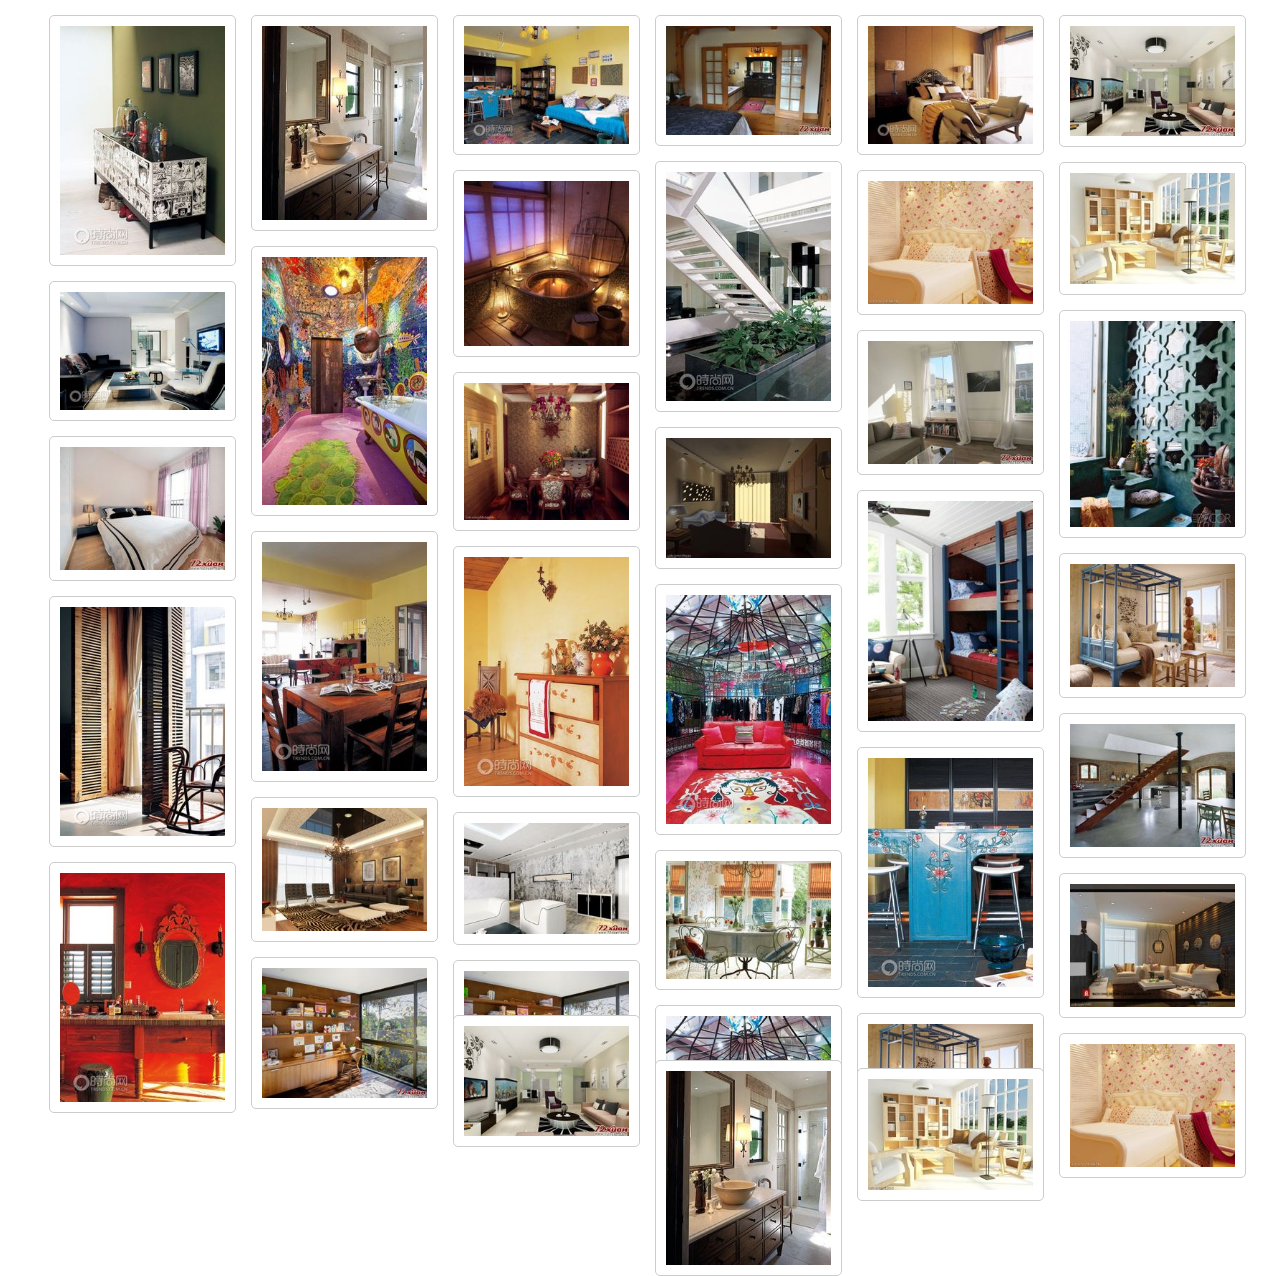
<file: 01-瀑布流效果/index.html>
<!DOCTYPE html>
<html lang="en">
<head>
    <meta charset="UTF-8">
    <title>瀑布流特效</title>
    <link rel="stylesheet" href="css/index.css">
</head>
<body>
    <div id="main">
         <div class="box"><div class="pic"><img src="images/0.jpg" alt=""></div></div>
         <div class="box"><div class="pic"><img src="images/1.jpg" alt=""></div></div>
         <div class="box"><div class="pic"><img src="images/2.jpg" alt=""></div></div>
         <div class="box"><div class="pic"><img src="images/3.jpg" alt=""></div></div>
         <div class="box"><div class="pic"><img src="images/4.jpg" alt=""></div></div>
         <div class="box"><div class="pic"><img src="images/5.jpg" alt=""></div></div>
         <div class="box"><div class="pic"><img src="images/6.jpg" alt=""></div></div>
         <div class="box"><div class="pic"><img src="images/7.jpg" alt=""></div></div>
         <div class="box"><div class="pic"><img src="images/8.jpg" alt=""></div></div>
         <div class="box"><div class="pic"><img src="images/9.jpg" alt=""></div></div>
         <div class="box"><div class="pic"><img src="images/10.jpg" alt=""></div></div>
         <div class="box"><div class="pic"><img src="images/11.jpg" alt=""></div></div>
         <div class="box"><div class="pic"><img src="images/12.jpg" alt=""></div></div>
         <div class="box"><div class="pic"><img src="images/13.jpg" alt=""></div></div>
         <div class="box"><div class="pic"><img src="images/14.jpg" alt=""></div></div>
         <div class="box"><div class="pic"><img src="images/15.jpg" alt=""></div></div>
         <div class="box"><div class="pic"><img src="images/16.jpg" alt=""></div></div>
         <div class="box"><div class="pic"><img src="images/17.jpg" alt=""></div></div>
         <div class="box"><div class="pic"><img src="images/18.jpg" alt=""></div></div>
         <div class="box"><div class="pic"><img src="images/19.jpg" alt=""></div></div>
         <div class="box"><div class="pic"><img src="images/20.jpg" alt=""></div></div>
         <div class="box"><div class="pic"><img src="images/21.jpg" alt=""></div></div>
         <div class="box"><div class="pic"><img src="images/22.jpg" alt=""></div></div>
         <div class="box"><div class="pic"><img src="images/23.jpg" alt=""></div></div>
         <div class="box"><div class="pic"><img src="images/24.jpg" alt=""></div></div>
         <div class="box"><div class="pic"><img src="images/25.jpg" alt=""></div></div>
         <div class="box"><div class="pic"><img src="images/26.jpg" alt=""></div></div>
         <div class="box"><div class="pic"><img src="images/27.jpg" alt=""></div></div>
         <div class="box"><div class="pic"><img src="images/28.jpg" alt=""></div></div>
         <div class="box"><div class="pic"><img src="images/29.jpg" alt=""></div></div>
         <div class="box"><div class="pic"><img src="images/30.jpg" alt=""></div></div>
    </div>

<script src="js/Underscore-min.js"></script>
<script src="js/MyFunc.js"></script>
<script src="js/index.js"></script>
</body>
</html>
</file>
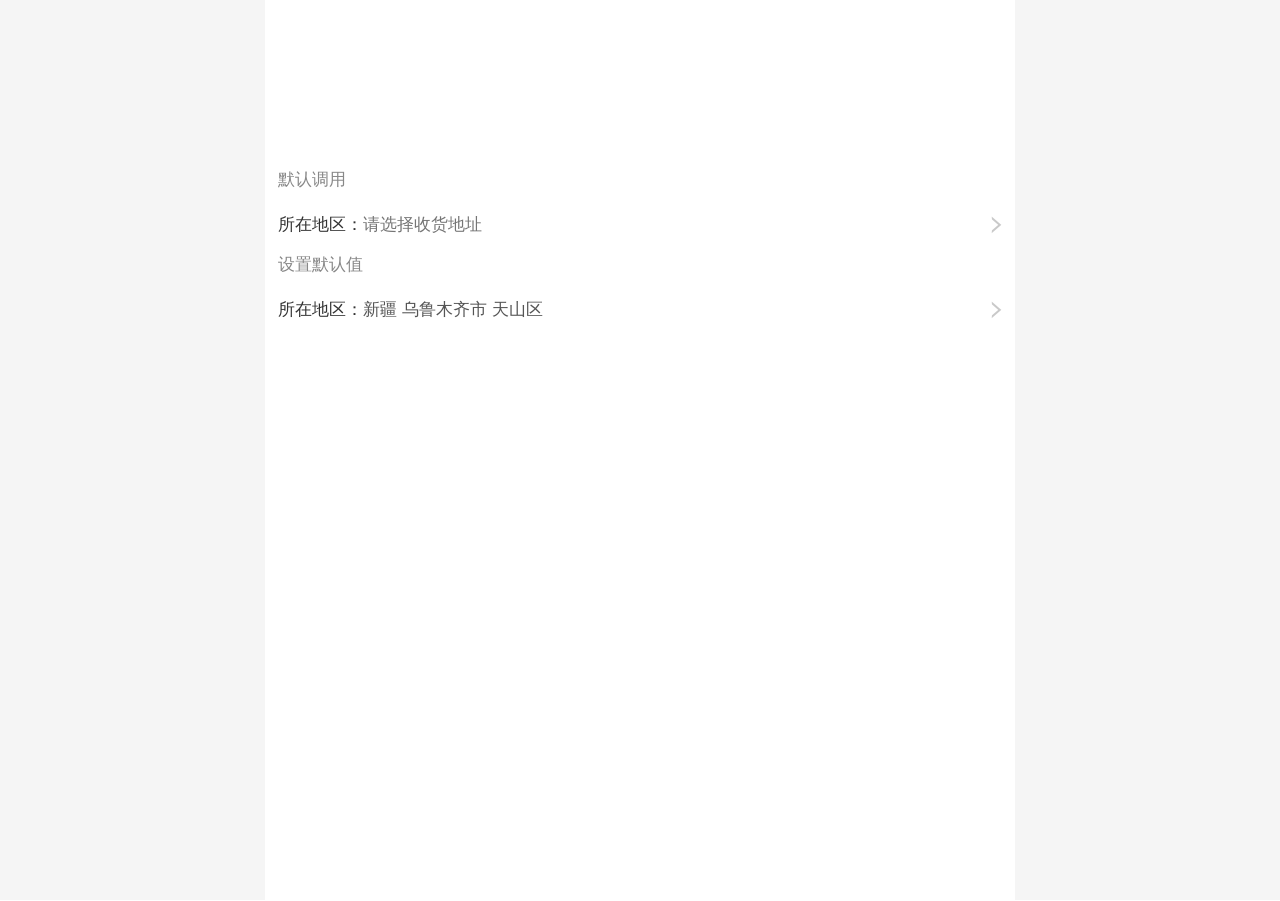
<file: 02-H5省市县联动插件/index.html>
<!DOCTYPE html>
<html>
<head>
    <meta charset="UTF-8">
    <title>CitySelect</title>
    <meta content="width=device-width,initial-scale=1.0,maximum-scale=1.0,user-scalable=0" name="viewport"/>
    <meta content="yes" name="apple-mobile-web-app-capable"/>
    <meta content="black" name="apple-mobile-web-app-status-bar-style"/>
    <meta content="telephone=no" name="format-detection"/>
    <link rel="stylesheet" href="css/ydui.css?rev=@@hash"/>
    <link rel="stylesheet" href="css/demo.css"/>
    <script src="js/ydui.flexible.js"></script>
</head>
<body>
<section class="g-flexview">
    <section class="g-scrollview">
        <div class="m-celltitle">默认调用</div>
        <div class="m-cell">
            <div class="cell-item">
                <div class="cell-left">所在地区：</div>
                <div class="cell-right cell-arrow">
                    <input type="text" class="cell-input" readonly id="J_Address" placeholder="请选择收货地址">
                </div>
            </div>
        </div>
        <div class="m-celltitle">设置默认值</div>
        <div class="m-cell">
            <div class="cell-item">
                <div class="cell-left">所在地区：</div>
                <div class="cell-right cell-arrow">
                    <input type="text" class="cell-input" readonly id="J_Address2" value="新疆 乌鲁木齐市 天山区" placeholder="请选择收货地址">
                </div>
            </div>
        </div>
    </section>
</section>
<script type="text/javascript" src="js/jquery.min.js"></script>
<script type="text/javascript" src="js/ydui.citys.js"></script>
<script type="text/javascript" src="js/ydui.js"></script>
<script type="text/javascript">
/**
 * 默认调用
 */
!function () {
	var $target = $('#J_Address');

	$target.citySelect();

	$target.on('click', function (event) {
		event.stopPropagation();
		$target.citySelect('open');
	});

	$target.on('done.ydui.cityselect', function (ret) {
		$(this).val(ret.provance + ' ' + ret.city + ' ' + ret.area);
	});
}();
/**
 * 设置默认值
 */
!function () {
	var $target = $('#J_Address2');

	$target.citySelect({
		provance: '新疆',
		city: '乌鲁木齐市',
		area: '天山区'
	});

	$target.on('click', function (event) {
		event.stopPropagation();
		$target.citySelect('open');
	});

	$target.on('done.ydui.cityselect', function (ret) {
		$(this).val(ret.provance + ' ' + ret.city + ' ' + ret.area);
	});
}();
</script>

</body>
</html>
</file>
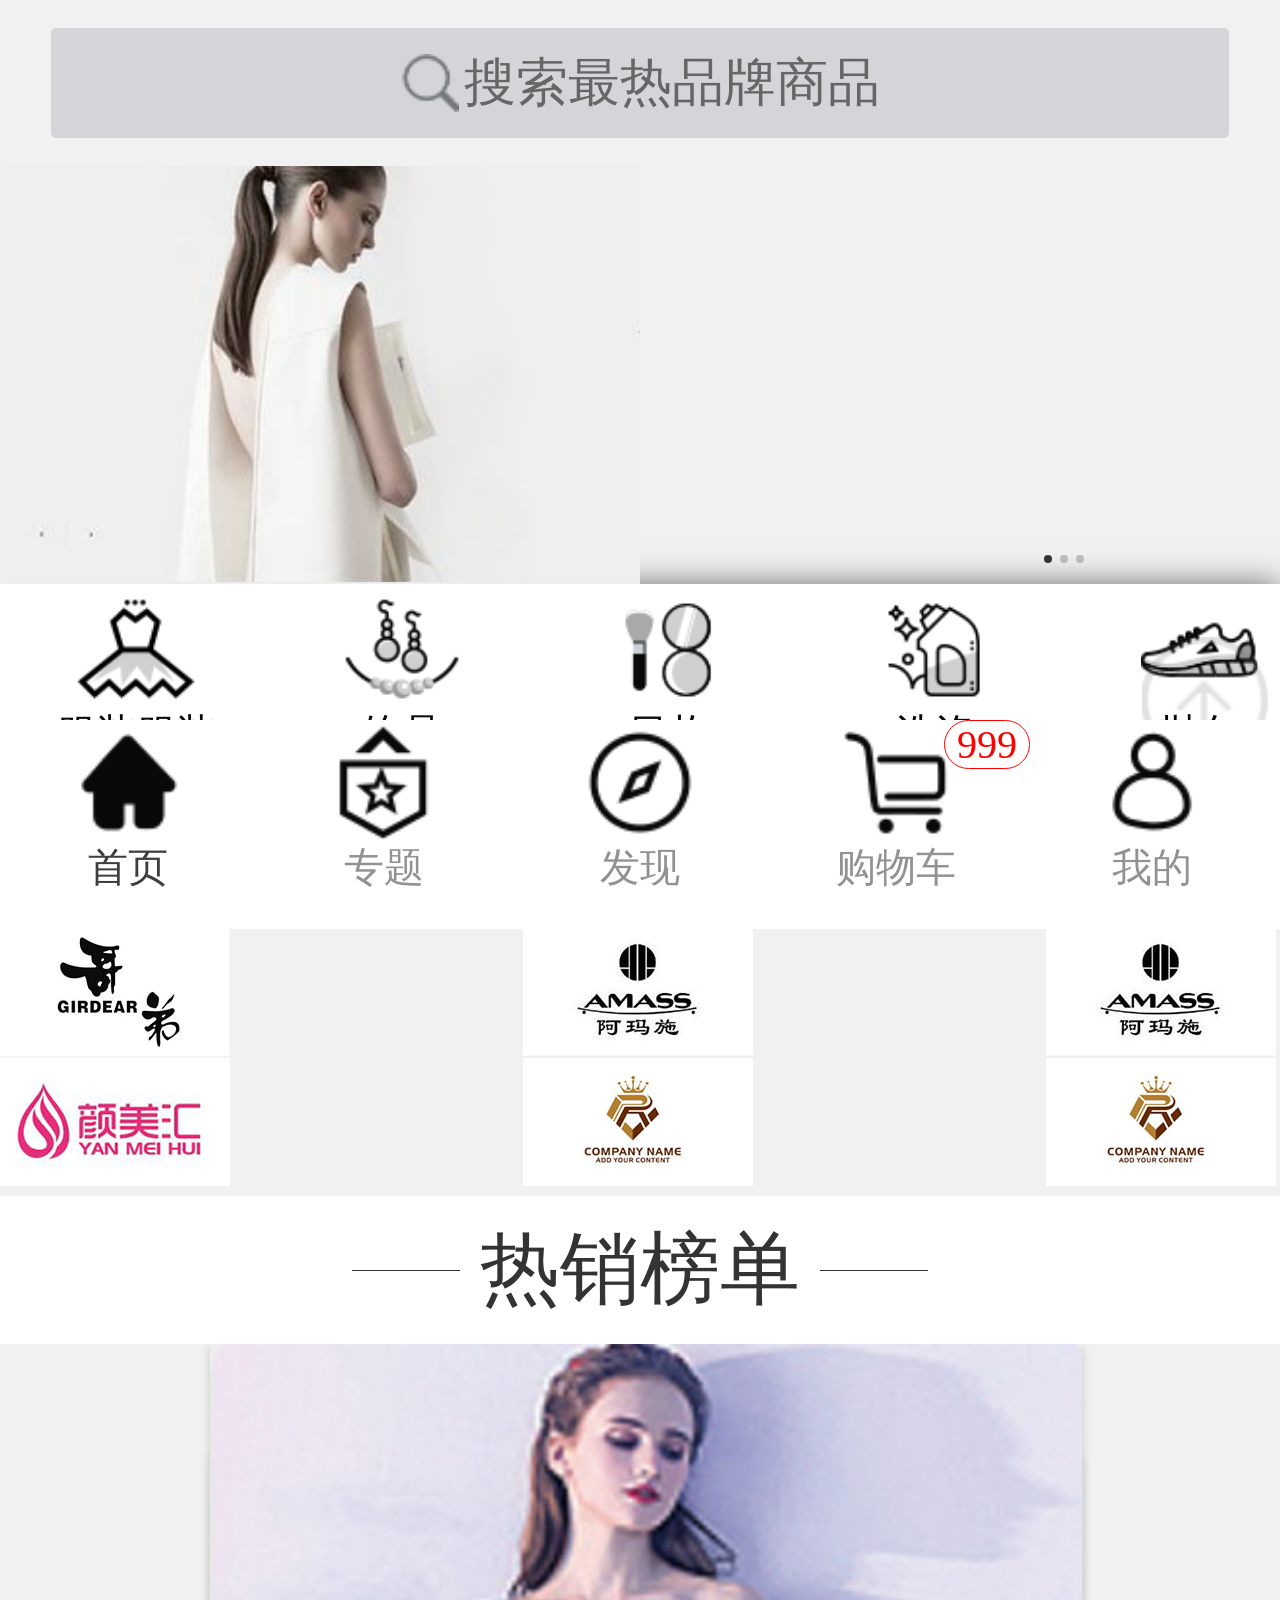
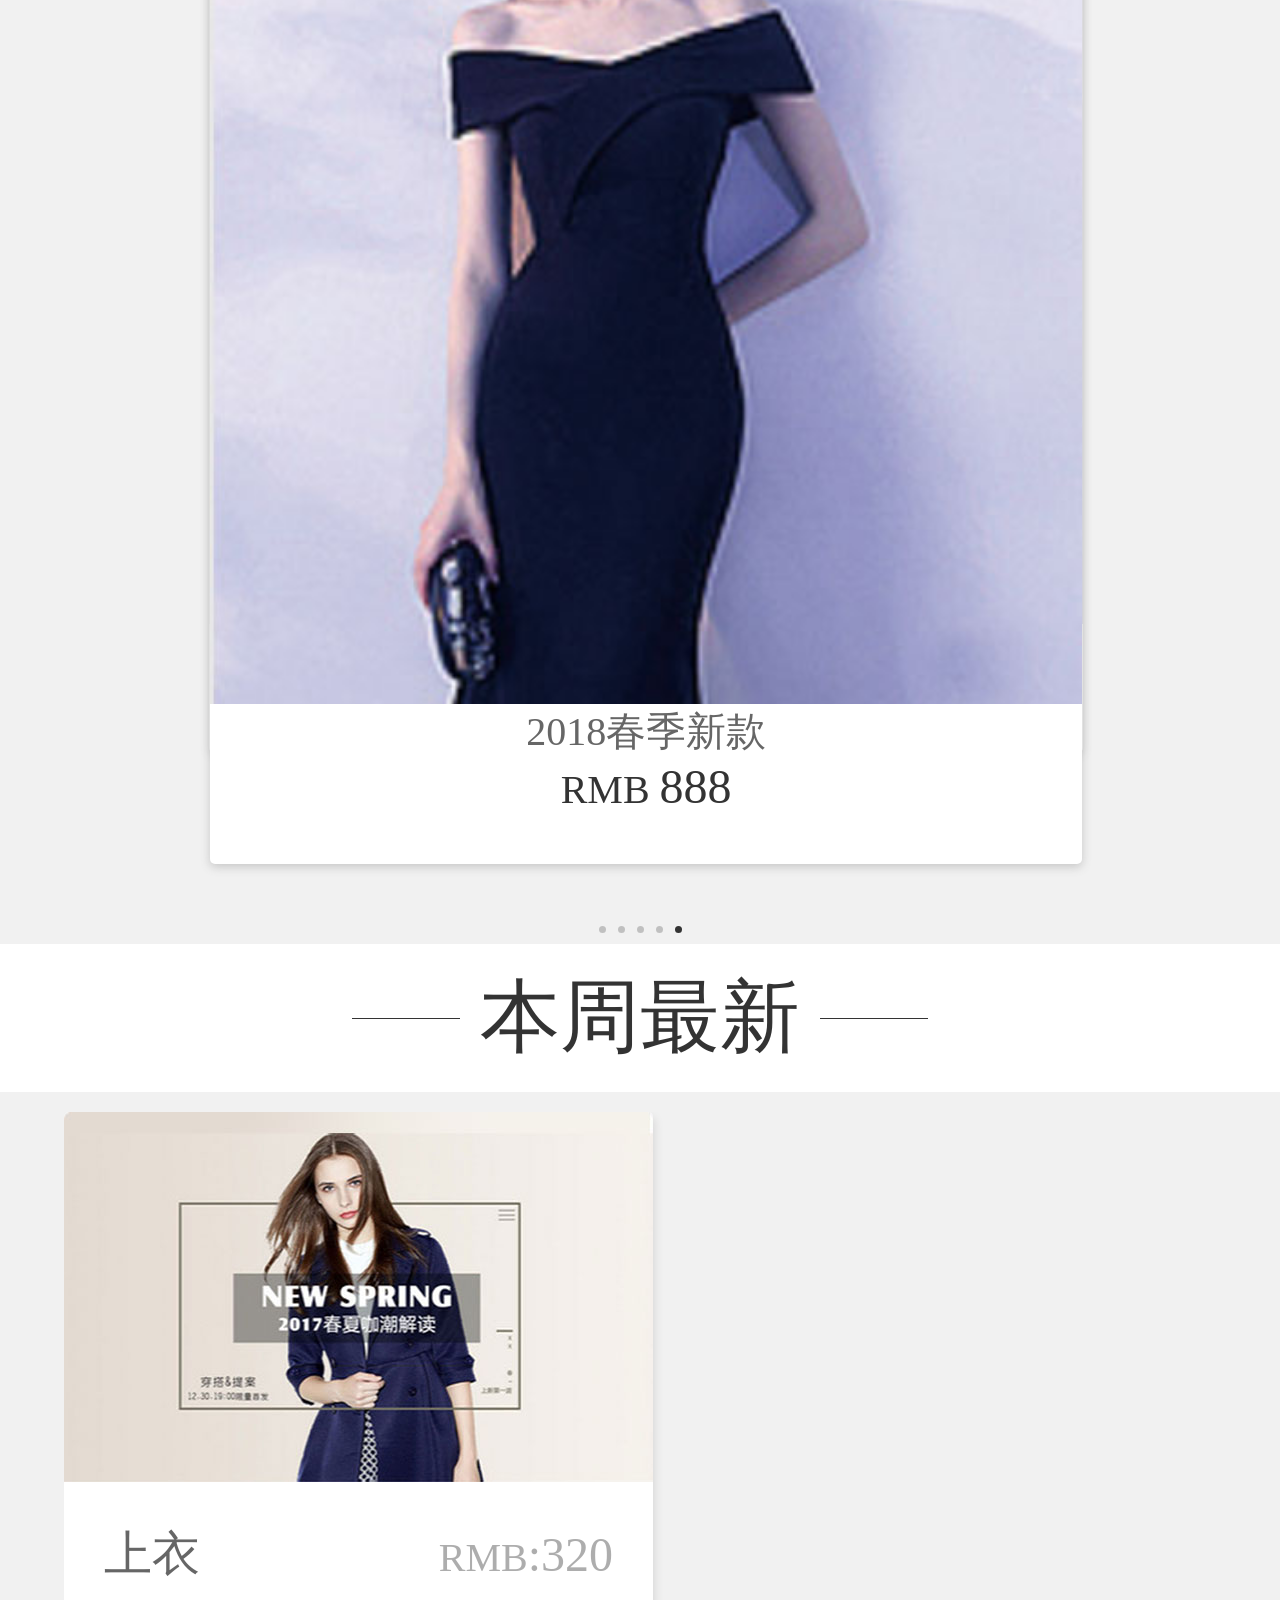
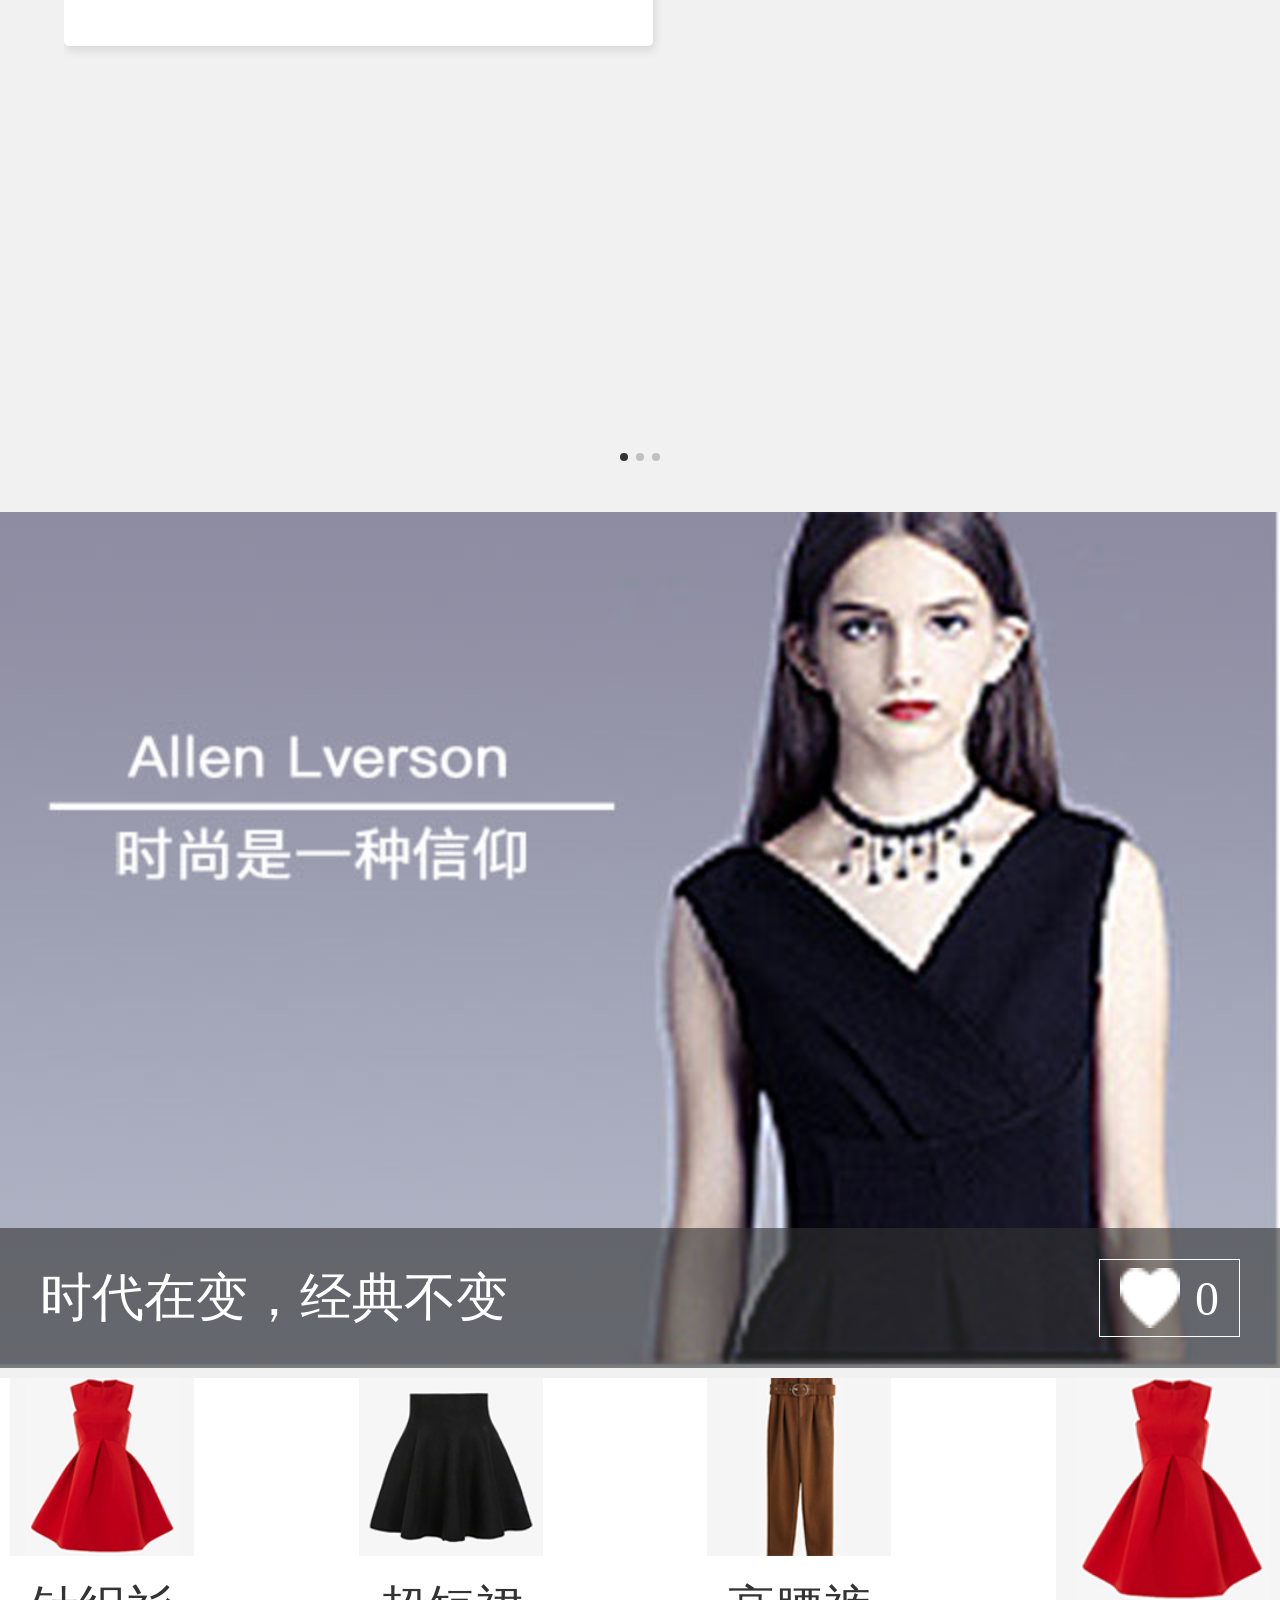
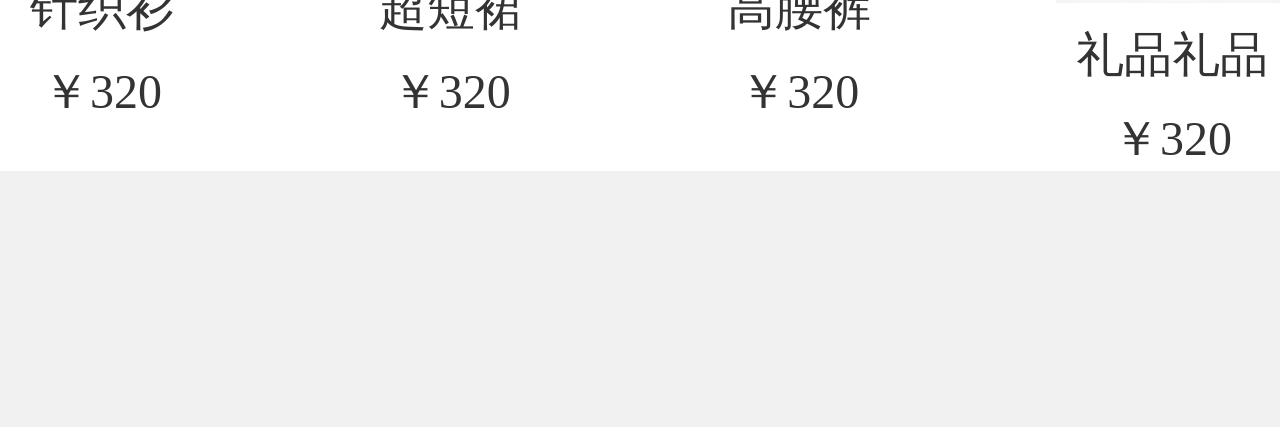
<file: 05-jq购物车(tab切换,swiper滑动)/index.html>
<!doctype html>
<html>
<head>
    <meta name="viewport" content="width=device-width, initial-scale=1.0, user-scalable=no, minimum-scale=1.0, maximum-scale=1.0" />
    <meta name="apple-mobile-web-app-capable" content="yes" />
    <meta name="apple-mobile-web-app-status-bar-style" content="black-translucent" />
    <meta http-equiv="Content-Type" content="text/html; charset=utf-8" />

    <meta content="telephone=no" name="format-detection" />
    <meta content="email=no" name="format-detection" />
<title>尚佳网络</title>
<link rel="stylesheet" href="css/public.min.css">
<link rel="stylesheet" href="plug/swiper/swiper.css">
<link rel="stylesheet" href="css/reset.css">

<script type="text/javascript" src="js/jquery.min.js"></script>


</head>
<body class="index_bg">
	<div class="index_search_box">
		<a href=""><span><img src="images/search.png" alt=""></span><span>搜索最热品牌商品</span></a>
	</div>
	<div class="index_banner">
		<div class="swiper-container index_banner_swiper " > 
            <div class="swiper-wrapper ">
                <div class="swiper-slide" >
                    <a href=""><img src="images/index_banner1.jpg" alt=""></a>
                </div>
                <div class="swiper-slide" >
                	<a href=""><img src="images/index_banner1.jpg" alt=""></a>
                </div>
                <div class="swiper-slide" >
                	<a href=""><img src="images/index_banner1.jpg" alt=""></a>
                </div>

             </div> 
            <div class="swiper-pagination index_banner_pagination"></div>
            <!-- <div class="swiper-button-next"></div>
            <div class="swiper-button-prev"></div> -->
        </div>
	</div>
	<!-- 分类 -->
	<div class="index_goods_classify">
		<div class="swiper-container index_goods_classify_swiper " > 
            <div class="swiper-wrapper ">
                <div class="swiper-slide" >
                	<div class="box">
                		<a href="">
		                    <p class="pic"><img src="images/index_goods_classify_1fuzhuang.png" alt=""></p>
		                    <p class="txt">服装服装</p>
	                    </a>
                    </div>
                </div>
                <div class="swiper-slide" >
                	<div class="box">
                		<a href="">
		                    <p class="pic"><img src="images/index_goods_classify_2shipin.png" alt=""></p>
		                    <p class="txt">饰品</p>
	                    </a>
                    </div>
                </div>
                <div class="swiper-slide" >
                	<div class="box">
	                	<a href="">
		                    <p class="pic"><img src="images/index_goods_classify_3rizhuang.png" alt=""></p>
		                    <p class="txt">日妆</p>
	                    </a>
                    </div>
                </div>
                <div class="swiper-slide" >
                	<div class="box">
	                	<a href="">
		                    <p class="pic"><img src="images/index_goods_classify_4xidi.png" alt=""></p>
		                    <p class="txt">洗涤</p>
	                    </a>
                    </div>
                </div>
                <div class="swiper-slide" >
                	<div class="box">
	                	<a href="">
		                    <p class="pic"><img src="images/index_goods_classify_5xiebao.png" alt=""></p>
		                    <p class="txt">鞋包</p>
	                    </a>
                    </div>
                </div>
                <div class="swiper-slide" >
                	<div class="box">
	                	<a href="">
		                    <p class="pic"><img src="images/index_goods_classify_6shipin.png" alt=""></p>
		                    <p class="txt">食品</p>
	                    </a>
                    </div>
                </div>
             </div>
        </div>
	</div>

	<!-- 品牌 -->
	<div class="index_brand">
		<div class="index_title_box">
			<h2 >品牌</h2>
			<span class="line"></span>
		</div>
		<div class="index_brand_list">
			<div class="swiper-container index_brand_swiper " > 
	            <div class="swiper-wrapper ">
	                <div class="swiper-slide" >
	                	<a href=""><img src="images/index_brand1.jpg" alt=""></a>
	                </div>
	                <div class="swiper-slide" >
	                	<a href=""><img src="images/index_brand3.jpg" alt=""></a>
	                </div>
	                <div class="swiper-slide" >
	                	<a href=""><img src="images/index_brand2.jpg" alt=""></a>
	                </div>
	                <div class="swiper-slide" >
	                	<a href=""><img src="images/index_brand4.jpg" alt=""></a>
	                </div>
	                <div class="swiper-slide" >
	                	<a href=""><img src="images/index_brand2.jpg" alt=""></a>
	                </div>
	                <div class="swiper-slide" >
	                	<a href=""><img src="images/index_brand4.jpg" alt=""></a>
	                </div>

	             </div>
	        </div>		
	    </div>
	</div>
	<!-- 热销榜单 -->
	<div class="index_hot_ranking">
		<div class=" index_title_box">
			<h2 >热销榜单</h2>
			<span class="line"></span>
		</div>
		<div class="index_hot_ranking_swiper">
			<ul class="figures">
				<li class="figure-img">
					<div class="figure-img_in">
						<img src="images/index_hot_ranking_pic.jpg" width="100%" alt="">
					</div>
					<p class="txt">2018春季新款</p>
					<p class="money">RMB <span>888</span></p>
				</li>
				<li class="figure-img">
					<div class="figure-img_in">
						<img src="images/index_hot_ranking_pic.jpg" width="100%" alt="">
					</div>
					<p class="txt">2018春季新款</p>
					<p class="money">RMB <span>888</span></p>
				</li>
				<li class="figure-img">
					<div class="figure-img_in">
						<img src="images/index_hot_ranking_pic.jpg" width="100%" alt="">
					</div>
					<p class="txt">2018春季新款</p>
					<p class="money">RMB <span>888</span></p>
				</li>
				<li class="figure-img">
					<div class="figure-img_in">
						<img src="images/index_hot_ranking_pic.jpg" width="100%" alt="">
					</div>
					<p class="txt">2018春季新款</p>
					<p class="money">RMB <span>888</span></p>
				</li>
				<li class="figure-img">
					<div class="figure-img_in">
						<img src="images/index_hot_ranking_pic.jpg" width="100%" alt="">
					</div>
					<p class="txt">2018春季新款</p>
					<p class="money">RMB <span>888</span></p>
				</li>
			</ul>
	    </div>
	    <!-- 小圆点 -->
		<div class="xiabiao">
			<ol>
				<li class="on"></li>
				<li></li>
				<li></li>
				<li></li>
				<li></li>
			</ol>
		</div>

	</div>

	<!-- 本周最新 -->
	<div class="index_new_tswk">
		<div class=" index_title_box">
			<h2 >本周最新</h2>
			<span class="line"></span>
		</div>
		<div class="swiper-container index_new_tswk_swiper " > 
            <div class="swiper-wrapper ">
                <div class="swiper-slide" >
                	<a href="">      
	                    <div class="pic"><img src="images/index_new_tswk_1.jpg" alt=""></div>
	                    <p class="txt"><span class="txt_name">上衣</span><span><em>RMB</em>:320</span></p>
                    </a>
                </div>
                <div class="swiper-slide" > 
                	<a href="">  
	                    <div class="pic"><img src="images/index_new_tswk_1.jpg" alt=""></div>
	                    <p class="txt"><span class="txt_name">上衣</span><span><em>RMB</em>:320</span></p>
	                </a>   
                </div>
                <div class="swiper-slide" > 
                	<a href="">      
	                    <div class="pic"><img src="images/index_new_tswk_1.jpg" alt=""></div>
	                    <p class="txt"><span class="txt_name">上衣</span><span><em>RMB</em>:320</span></p>
                    </a>
                </div>
             </div> 
            <div class="swiper-pagination index_new_tswk_pagination"></div>
        </div>
	</div>

	<div class="index_footer_banner">
		<img src="images/index_footer_banner.jpg" alt="">
		<div class="index_footer_banner_box">
			<span class="txt">时代在变，经典不变</span>
			<div class="R " onclick="index_zan()">
				<span class='xin index_zan_xin'></span>
				<span class='num index_zan_num'>0</span>
			</div>
		</div>
	</div>

	<!-- 产品推荐 -->
	<div class="index_goods_recommend">
		 <div class="swiper-container index_goods_recommend_swiper " > 
            <div class="swiper-wrapper ">
                <div class="swiper-slide" >
                	<div class="box">
                		<a href="">
		                    <p class="pic"><img src="images/index_goods_recommend_1.png" alt=""></p>
		                    <p class="txt">
			                    <span>针织衫</span>
			                    <em>￥320</em>
		                    </p>
	                    </a>
                    </div>
                </div>
                <div class="swiper-slide" >
                	<div class="box">
                		<a href="">
		                    <p class="pic"><img src="images/index_goods_recommend_2.png" alt=""></p>
		                    <p class="txt">
			                    <span>超短裙</span>
			                    <em>￥320</em>
		                    </p>
	                    </a>
                    </div>
                </div>
                <div class="swiper-slide" >
                	<div class="box">
                		<a href="">
		                    <p class="pic"><img src="images/index_goods_recommend_3.png" alt=""></p>
		                    <p class="txt">
			                    <span>高腰裤</span>
			                    <em>￥320</em>
		                    </p>
	                    </a>
                    </div>
                </div>
                <div class="swiper-slide" >
                	<div class="box">
                		<a href="">
		                    <p class="pic"><img src="images/index_goods_recommend_1.png" alt=""></p>
		                    <p class="txt">
			                    <span>礼品礼品</span>
			                    <em>￥320</em>
		                    </p>
	                    </a>
                    </div>
                </div>
                <div class="swiper-slide" >
                	<div class="box">
	                    <p class="pic"><img src="images/index_goods_recommend_2.png" alt=""></p>
	                    <p class="txt">
		                    <span>礼品礼品</span>
		                    <em>￥320</em>
	                    </p>
                    </div>
                </div>
             </div>
        </div>
	</div>

	<!-- 底部导航 start-->
	<div class="nav">
		<a href="" class="on">
			<img src="images/nav_home_0.png" alt="">
			<img class="hide" src="images/nav_home_1.png" alt="">
			<span>首页</span>
		</a>

		<a href="" >
			<img src="images/nav_subject_0.png" alt="">
			<img class="hide" src="images/nav_subject_1.png" alt="">
			<span>专题</span>
		</a>
		<a href="" >
			<img src="images/nav_find_0.png" alt="">
			<img class="hide" src="images/nav_find_0.png" alt="">
			<span>发现</span>
		</a>

		<a href="" >
			<img src="images/nav_cart_0.png" alt="">
			<img class="hide" src="images/nav_cart_1.png" alt="">
			<span>购物车</span>
            <em class="index_cart_num">999</em>
		</a>

		<a href="" >
			<img src="images/nav_my_0.png" alt="">
			<img class="hide" src="images/nav_my_1.png" alt="">
			<span>我的</span>
		</a>	
	</div>
    <!-- 底部导航 end-->

    <!-- 返回顶部 -->
    <div class="Totop hide" onclick="Totop()"><img src="images/totop.png" alt=""></div>


<script type="text/javascript" src="js/jquery.min.js"></script>
<script type="text/javascript" src="js/public.min.js"></script>
<script type="text/javascript" src="plug/swiper/swiper.js"></script>
<script type="text/javascript" src="js/reset.js"></script>
</body>
</html>
</file>
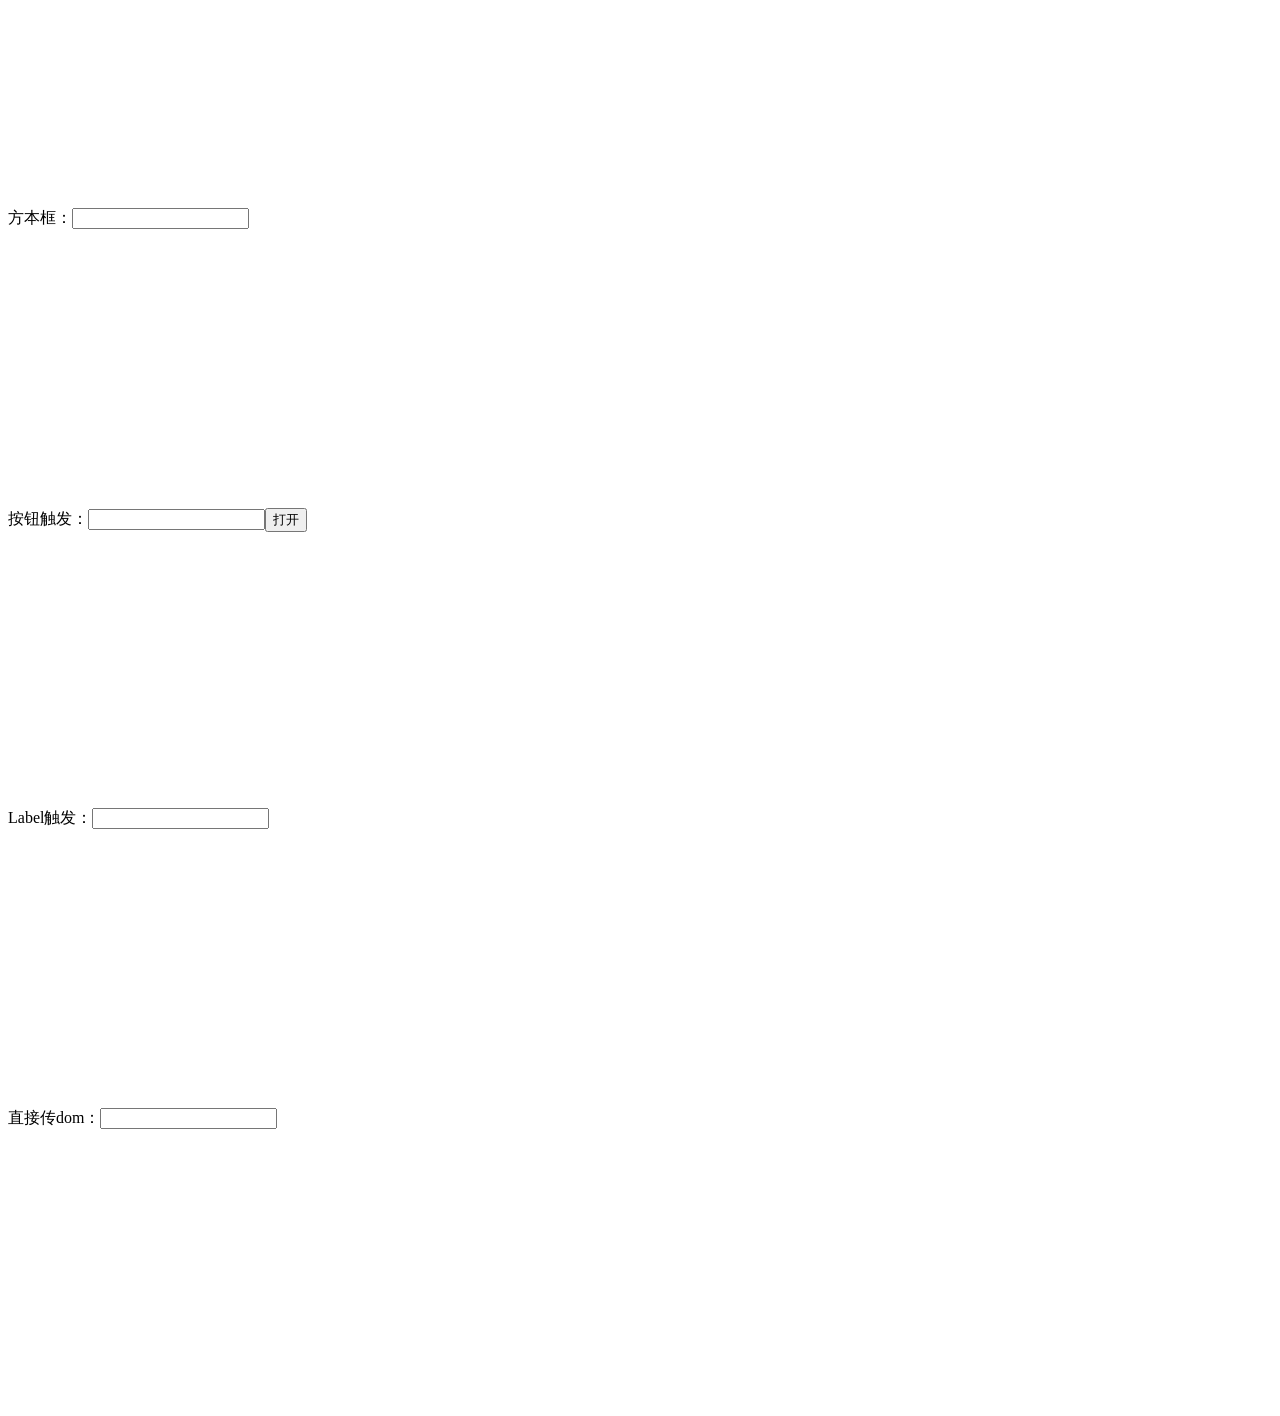
<file: 08-laydate-master(JQ日期插件)/index.html>
<!DOCTYPE html>
<html>
<head>
    <meta charset="UTF-8">
    <title>Demo1</title>
    <style type="text/css">
        .demo1{
            height:300px;
        }
    </style>
</head>
<body>
    
    <div style="height:200px;"></div>
    <div class="demo1">
        方本框：<input type="text" id="J-xl">
    </div>

    <div class="demo1">
        按钮触发：<input type="text" id="J-xl-2"><input type="button" id="J-xl-2-btn" value="打开">
    </div>


    <div class="demo1">
        <label for="J-xl-3">Label触发：</label><input type="text" id="J-xl-3" >
    </div>

    <div class="demo1">
        直接传dom：<input type="text" id="J-xl-4" >
    </div>


    <script type="text/javascript" src="laydate.dev.js"></script>
    <script type="text/javascript">
        laydate({
            elem: '#J-xl'
        });

        document.getElementById('J-xl-2-btn').onclick = function(){
            laydate({
                elem: '#J-xl-2'
            });
        }

        laydate({
            elem: '#J-xl-3'
        });

        laydate({
            elem: document.getElementById('J-xl-4')
        });
    </script>
</body>
</html>
</file>
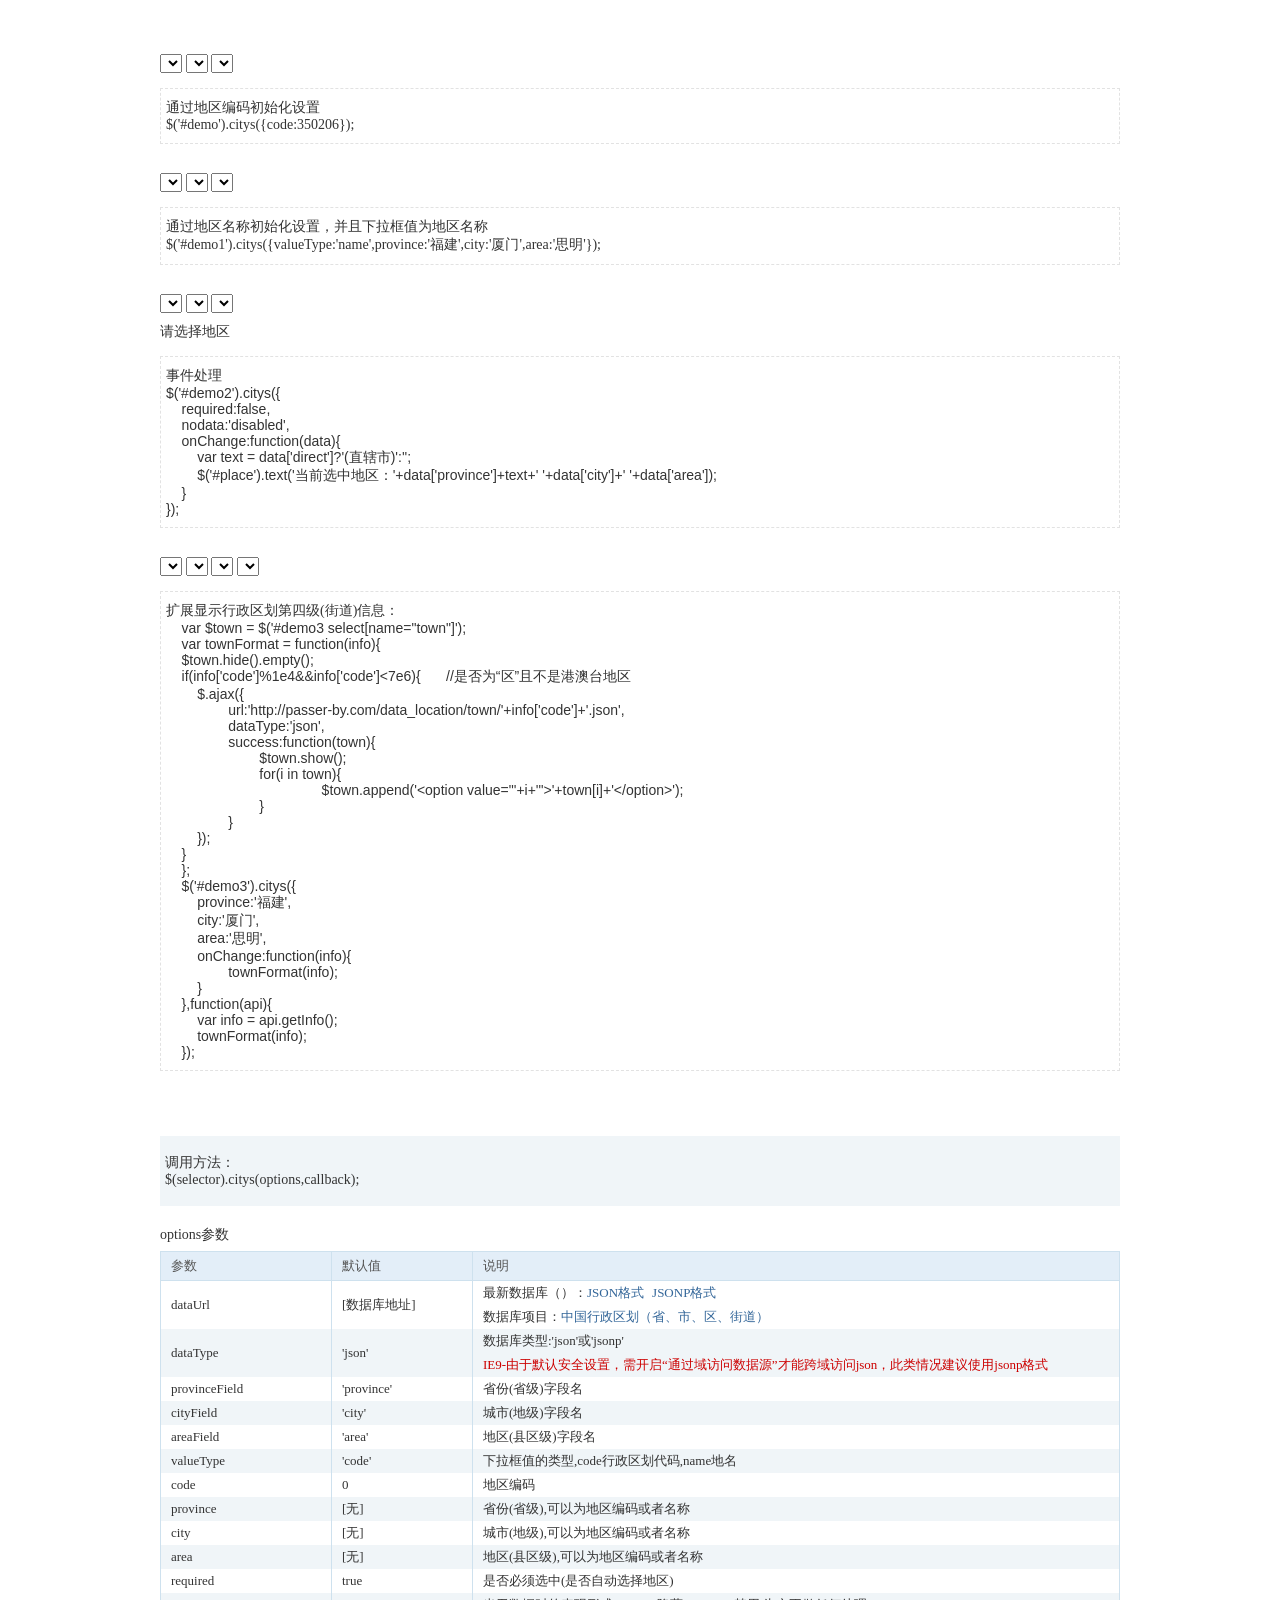
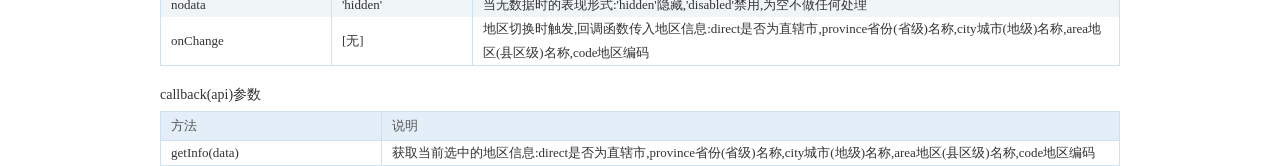
<file: 09-城市级联/jquery-citys/index.html>
<!DOCTYPE html>
<html>
    <head>
        <meta charset="utf-8">
        <title>城市三级联动 - citys</title>
        <link rel="stylesheet" type="text/css" href="style/cssreset-min.css">
        <link rel="stylesheet" type="text/css" href="style/common.css">
        <style type="text/css">
            .citys{
                margin-bottom: 10px;
            }
            .citys p{
                line-height: 28px;
            }
            .warning{
                color: #c00;
            }
            .main a{
                margin-right: 8px;
                color: #369;
            }
        </style>
        <script src="http://www.jq22.com/jquery/jquery-1.10.2.js"></script>
        <script type="text/javascript" src="script/jquery.citys.js"></script>
    </head>
    <body>   
        <div class="main">
            <div id="demo" class="citys">
                <p>
                    <select name="province"></select>
                    <select name="city"></select>
                    <select name="area"></select>
                </p>
            </div>
            <div class="code">
                <p>通过地区编码初始化设置</p>
                <p>$('#demo').citys({code:350206});</p>
            </div>
            <script type="text/javascript">
                $('#demo').citys({code:350206});
            </script>
            <div id="demo1" class="citys">
                <p>
                    <select name="province"></select>
                    <select name="city"></select>
                    <select name="area"></select>
                </p>
            </div>
            <div class="code">
                <p>通过地区名称初始化设置，并且下拉框值为地区名称</p>
                <p>$('#demo1').citys({valueType:'name',province:'福建',city:'厦门',area:'思明'});</p>
            </div>
            <script type="text/javascript">
                $('#demo1').citys({valueType:'name',province:'福建',city:'厦门',area:'思明'});
            </script>
            <div id="demo2" class="citys">
                <p>
                    <select name="province"></select>
                    <select name="city"></select>
                    <select name="area"></select>
                </p>
                <p id="place">请选择地区</p>
            </div>
            <div class="code">
            <p>事件处理</p>
<pre>
$('#demo2').citys({
    required:false,
    nodata:'disabled',
    onChange:function(data){
        var text = data['direct']?'(直辖市)':'';
        $('#place').text('当前选中地区：'+data['province']+text+' '+data['city']+' '+data['area']);
    }
});
</pre>
            </div>
            <script type="text/javascript">
                $('#demo2').citys({
                    required:false,
                    nodata:'disabled',
                    onChange:function(data){
                        var text = data['direct']?'(直辖市)':'';
                        $('#place').text('当前选中地区：'+data['province']+text+' '+data['city']+' '+data['area']);
                    }
                });
            </script>
        	<div id="demo3" class="citys">
                <p>
                    <select name="province"></select>
                    <select name="city"></select>
                    <select name="area"></select>
                    <select name="town"></select>
                </p>
            </div>
            <div class="code">
              <p>扩展显示行政区划第四级(街道)信息：</p>
<pre>
    var $town = $('#demo3 select[name="town"]');
    var townFormat = function(info){
    $town.hide().empty();
    if(info['code']%1e4&&info['code']<7e6){	//是否为“区”且不是港澳台地区
    	$.ajax({
    		url:'http://passer-by.com/data_location/town/'+info['code']+'.json',
    		dataType:'json',
    		success:function(town){
    			$town.show();
    			for(i in town){
    					$town.append('&lt;option value="'+i+'"&gt;'+town[i]+'&lt;/option&gt;');
    			}
    		}
    	});
    }
    };
    $('#demo3').citys({
        province:'福建',
        city:'厦门',
        area:'思明',
        onChange:function(info){
        	townFormat(info);
        }
    },function(api){
        var info = api.getInfo();
        townFormat(info);
    });
</pre>
            </div>
            <script type="text/javascript">
        		var $town = $('#demo3 select[name="town"]');
        		var townFormat = function(info){
        			$town.hide().empty();
        			if(info['code']%1e4&&info['code']<7e5){	//是否为“区”且不是港澳台地区
        				$.ajax({
        					url:'http://passer-by.com/data_location/town/'+info['code']+'.json',
        					dataType:'json',
        					success:function(town){
        						$town.show();
        						for(i in town){
        								$town.append('<option value="'+i+'">'+town[i]+'</option>');
        						}
        					}
        				});
        			}
        		};
                $('#demo3').citys({
        			province:'福建',
        			city:'厦门',
        			area:'思明',
        			onChange:function(info){
        				townFormat(info);
        			}
        		},function(api){
        			var info = api.getInfo();
        			townFormat(info);
        		});
            </script>
            <div class="example">
                <div class="call">
                    <h1>调用方法：</h1>
                    <p>$(selector).citys(options,callback);</p>
                </div>
                <h2> options参数</h2>
                <table>
                    <thead>
                        <tr>
                            <th width="150">参数</th>
                            <th width="120">默认值</th>
                            <th>说明</th>
                        </tr>
                    </thead>
                    <tbody>
                        <tr>
                            <td>dataUrl</td>
                            <td>[数据库地址]</td>
                            <td>
                              <p>最新数据库（<script src="http://passer-by.com/data_location/version.js"></script>）：<a href="http://passer-by.com/data_location/list.json" target="_blank">JSON格式</a><a href="http://passer-by.com/data_location/list.jsonp" target="_blank">JSONP格式</a></p>
                              <p>数据库项目：<a href="https://github.com/mumuy/data_location" target="_blank">中国行政区划（省、市、区、街道）</a></p>
                            </td>
                        </tr>
                        <tr>
                            <td>dataType</td>
                            <td>'json'</td>
                            <td>
                                <p>数据库类型:'json'或'jsonp'</p>
                                <p class="warning">IE9-由于默认安全设置，需开启“通过域访问数据源”才能跨域访问json，此类情况建议使用jsonp格式</p>
                            </td>
                        </tr>
                        <tr>
                            <td>provinceField</td>
                            <td>'province'</td>
                            <td>省份(省级)字段名</td>
                        </tr>
                        <tr>
                            <td>cityField</td>
                            <td>'city'</td>
                            <td>城市(地级)字段名</td>
                        </tr>
                        <tr>
                            <td>areaField</td>
                            <td>'area'</td>
                            <td>地区(县区级)字段名</td>
                        </tr>
                        <tr>
                            <td>valueType</td>
                            <td>'code'</td>
                            <td>下拉框值的类型,code行政区划代码,name地名</td>
                        </tr>
                        <tr>
                            <td>code</td>
                            <td>0</td>
                            <td>地区编码</td>
                        </tr>
                        <tr>
                            <td>province</td>
                            <td>[无]</td>
                            <td>省份(省级),可以为地区编码或者名称</td>
                        </tr>
                        <tr>
                            <td>city</td>
                            <td>[无]</td>
                            <td>城市(地级),可以为地区编码或者名称</td>
                        </tr>
                        <tr>
                            <td>area</td>
                            <td>[无]</td>
                            <td>地区(县区级),可以为地区编码或者名称</td>
                        </tr>
                        <tr>
                            <td>required</td>
                            <td>true</td>
                            <td>是否必须选中(是否自动选择地区)</td>
                        </tr>
                        <tr>
                            <td>nodata</td>
                            <td>'hidden'</td>
                            <td>当无数据时的表现形式:'hidden'隐藏,'disabled'禁用,为空不做任何处理</td>
                        </tr>
                        <tr>
                            <td>onChange</td>
                            <td>[无]</td>
                            <td>地区切换时触发,回调函数传入地区信息:direct是否为直辖市,province省份(省级)名称,city城市(地级)名称,area地区(县区级)名称,code地区编码</td>
                        </tr>
                    </tbody>
                </table>
                <h2>callback(api)参数</h2>
                <table>
                    <thead>
                        <tr>
                            <th width="200">方法</th>
                            <th>说明</th>
                        </tr>
                    </thead>
                    <tbody>
                        <tr>
                            <td>getInfo(data)</td>
                            <td>获取当前选中的地区信息:direct是否为直辖市,province省份(省级)名称,city城市(地级)名称,area地区(县区级)名称,code地区编码</td>
                        </tr>
                    </tbody>
                </table>
            </div>
        </div>
    </body>
</html>
</file>
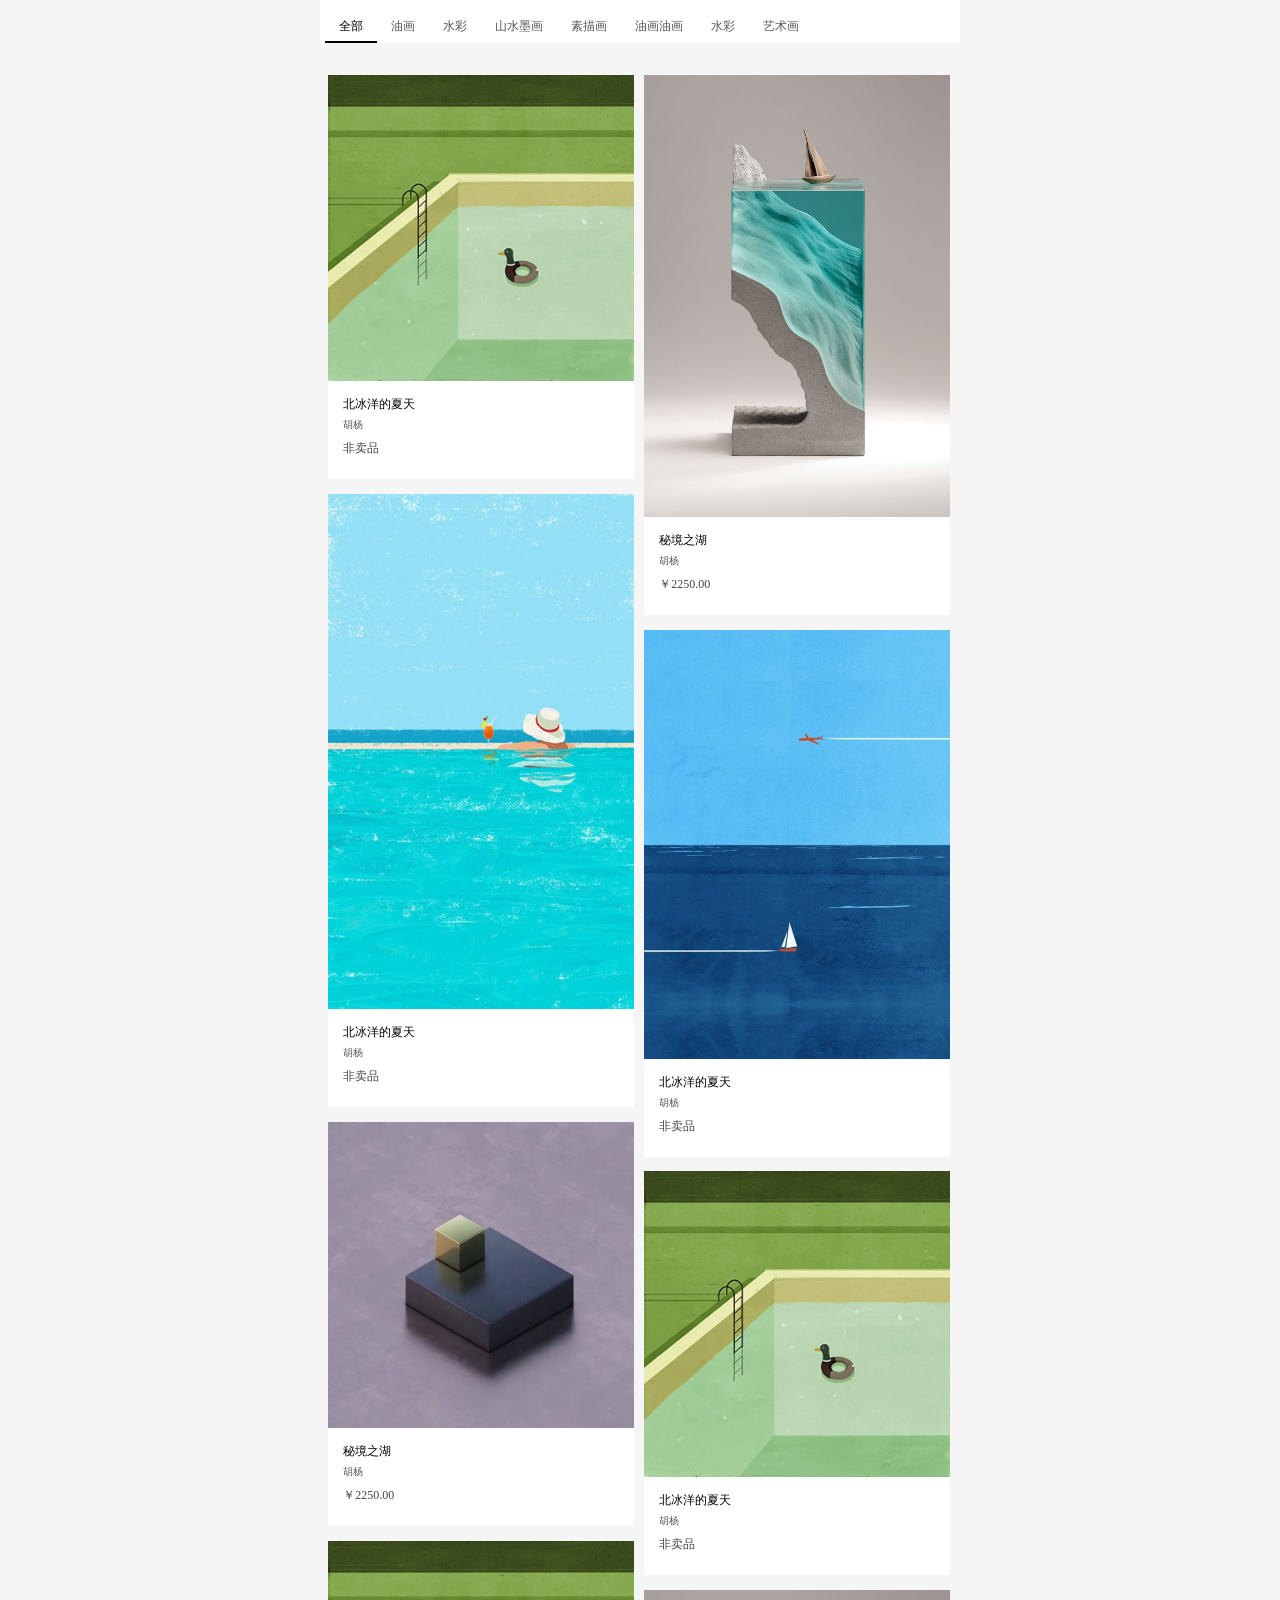
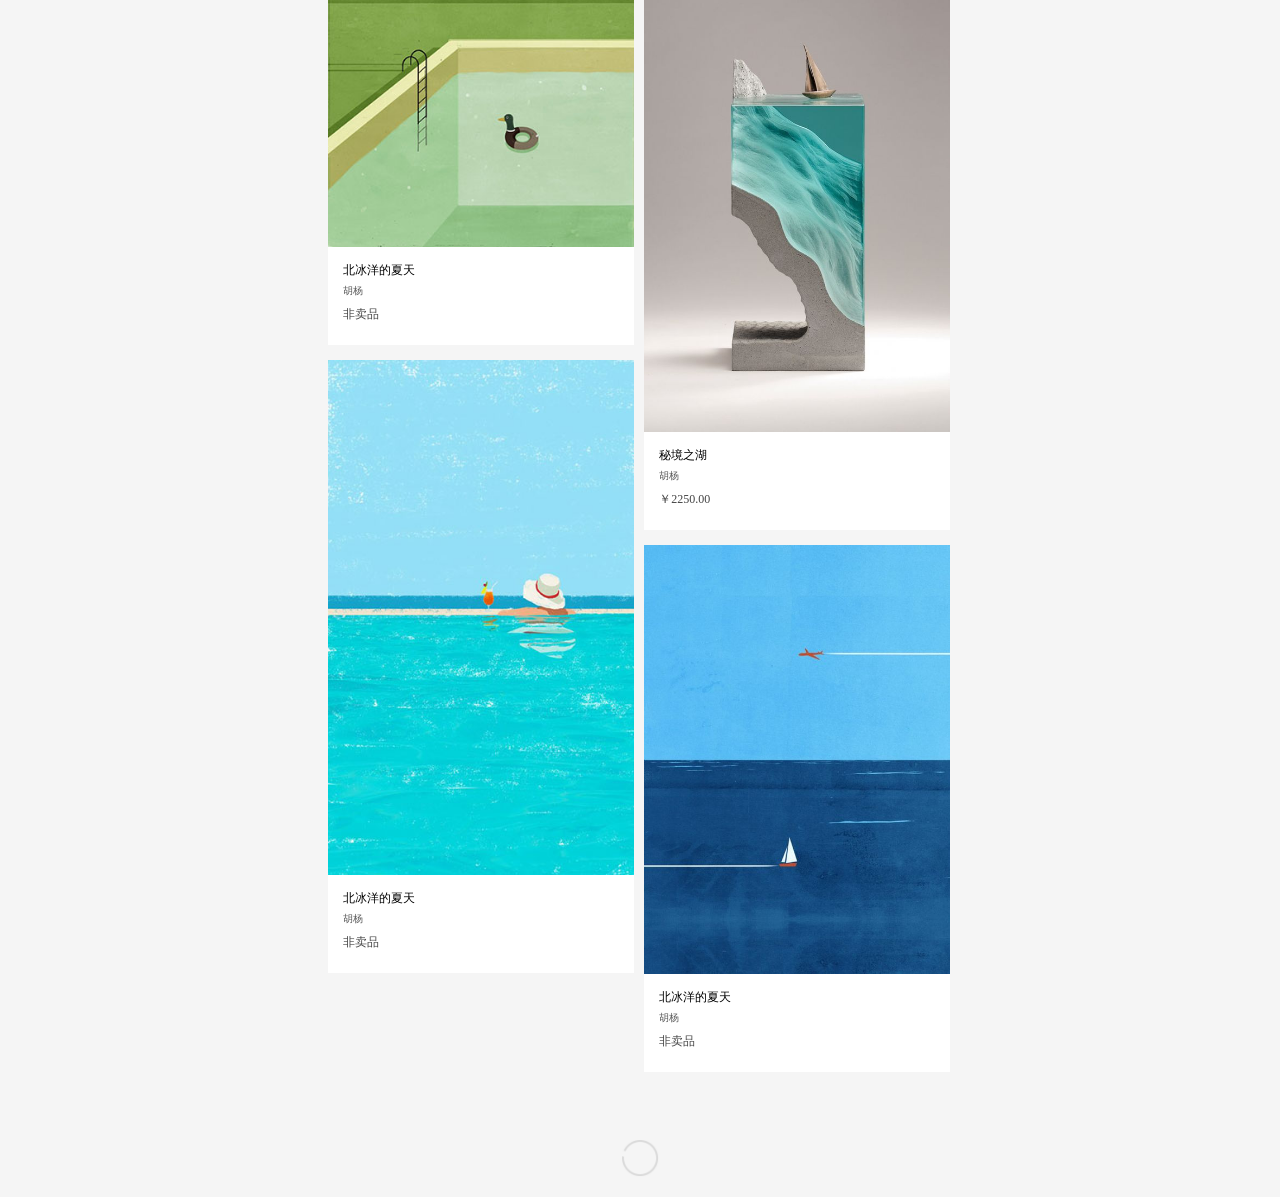
<file: 03-css3懒加载瀑布流/瀑布流/pull/index.html>
<!DOCTYPE html>
<html>
	<head>
		<meta charset="UTF-8">
		<meta name="format-detection" content="telephone=no"/>
		<meta name="viewport"
          content="width=device-width,height=device-height,user-scalable=no,initial-scale=1.0,minimum-scale=1.0,maximum-scale=1.0"/>
		<title>发现</title>
		<link href="finishing/css/swiper.min.css" rel="stylesheet" type="text/css" />
		<link href="finishing/css/reset.css" type="text/css" rel="stylesheet" />
		<link href="finishing/css/find.css" type="text/css" rel="stylesheet" />
	</head>
	<body>
		<div class="container">
			<nav class="swiper-container nav-container">
				<ul class="swiper-wrapper nav-ul">
					<li class="swiper-slide active-li">
						<a href="javascript:;" class="slide-a">全部</a>
					</li>
					<li class="swiper-slide">
						<a href="javascript:;" class="slide-a">油画</a>
					</li>
					<li class="swiper-slide">
						<a href="javascript:;" class="slide-a">水彩</a>
					</li>
					<li class="swiper-slide">
						<a href="javascript:;" class="slide-a">山水墨画</a>
					</li>
					<li class="swiper-slide">
						<a href="javascript:;" class="slide-a">素描画</a>
					</li>
					<li class="swiper-slide">
						<a href="javascript:;" class="slide-a">油画油画</a>
					</li>
					<li class="swiper-slide">
						<a href="javascript:;" class="slide-a">水彩</a>
					</li>
					<li class="swiper-slide">
						<a href="javascript:;" class="slide-a">艺术画</a>
					</li>
				</ul>
			</nav><!--nav-container end-->
			<aside class="fall-box grid">
				<div class="grid-item item">
					<img src="finishing/img/works5.jpg" class="item-img" />
					<section class="section-p">
					   <p class="title-p">北冰洋的夏天</p>
				       <p class="name-p">胡杨</p>
				       <p class="price-p">非卖品</p>
					</section>
				</div><!--item end-->
				<div class="grid-item item">
					<img src="finishing/img/works2.jpg" class="item-img" />
					<section class="section-p">
					   <p class="title-p">秘境之湖</p>
				       <p class="name-p">胡杨</p>
				       <p class="price-p">￥<em>2250.00</em></p>
					</section>
				</div><!--item end-->
				<div class="grid-item item">
					<img src="finishing/img/works4.jpg" class="item-img" />
					<section class="section-p">
					   <p class="title-p">北冰洋的夏天</p>
				       <p class="name-p">胡杨</p>
				       <p class="price-p">非卖品</p>
					</section>
				</div><!--item end-->
				<div class="grid-item item">
					<img src="finishing/img/works3.jpg" class="item-img" />
					<section class="section-p">
					   <p class="title-p">北冰洋的夏天</p>
				       <p class="name-p">胡杨</p>
				       <p class="price-p">非卖品</p>
					</section>
				</div><!--item end-->
				<div class="grid-item item">
					<img src="finishing/img/works1.jpg" class="item-img" />
					<section class="section-p">
					   <p class="title-p">秘境之湖</p>
				       <p class="name-p">胡杨</p>
				       <p class="price-p">￥<em>2250.00</em></p>
					</section>
				</div><!--item end-->
				<div class="grid-item item">
					<img src="finishing/img/works5.jpg" class="item-img" />
					<section class="section-p">
					   <p class="title-p">北冰洋的夏天</p>
				       <p class="name-p">胡杨</p>
				       <p class="price-p">非卖品</p>
					</section>
				</div><!--item end-->
				<div class="grid-item item">
					<img src="finishing/img/works5.jpg" class="item-img" />
					<section class="section-p">
					   <p class="title-p">北冰洋的夏天</p>
				       <p class="name-p">胡杨</p>
				       <p class="price-p">非卖品</p>
					</section>
				</div><!--item end-->
				<div class="grid-item item">
					<img src="finishing/img/works2.jpg" class="item-img" />
					<section class="section-p">
					   <p class="title-p">秘境之湖</p>
				       <p class="name-p">胡杨</p>
				       <p class="price-p">￥<em>2250.00</em></p>
					</section>
				</div><!--item end-->
				<div class="grid-item item">
					<img src="finishing/img/works4.jpg" class="item-img" />
					<section class="section-p">
					   <p class="title-p">北冰洋的夏天</p>
				       <p class="name-p">胡杨</p>
				       <p class="price-p">非卖品</p>
					</section>
				</div><!--item end-->
				<div class="grid-item item">
					<img src="finishing/img/works3.jpg" class="item-img" />
					<section class="section-p">
					   <p class="title-p">北冰洋的夏天</p>
				       <p class="name-p">胡杨</p>
				       <p class="price-p">非卖品</p>
					</section>
				</div><!--item end-->
			</aside>
			<a href="javascript:;" class="more-a">
				<img src="finishing/img/ic_loading.gif" />
		    </a>
		</div>
		
		<script src="finishing/js/jquery.min.js"></script>
		<script src="finishing/js/imagesloaded.pkgd.min.js"></script>
        <script src="finishing/js/masonry.pkgd.min.js"></script>
		<script src="finishing/js/swiper.min.js"></script>
		<script src="finishing/js/find.js"></script>
		
	</body>
</html>
</file>
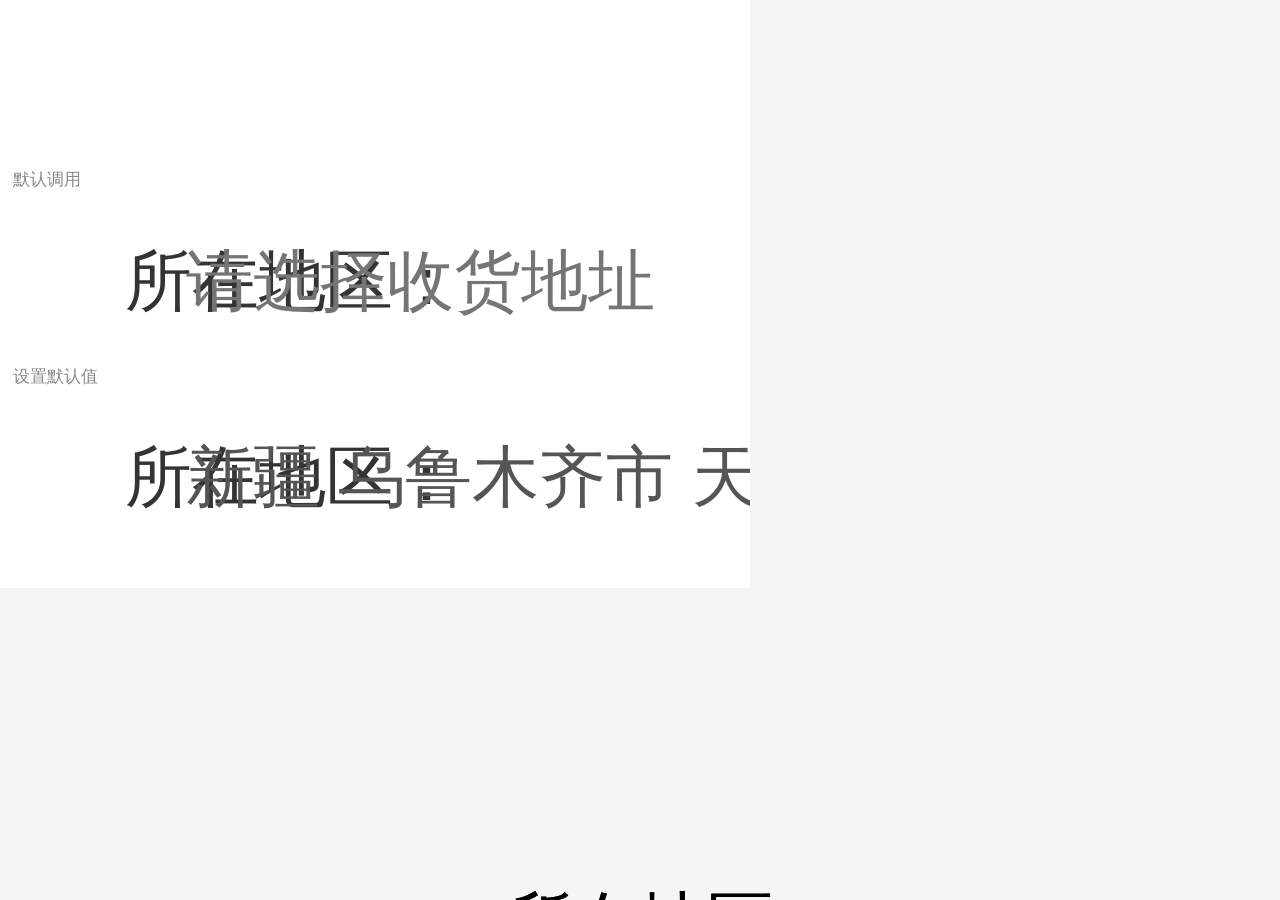
<file: 05-jq购物车(tab切换,swiper滑动)/plug/map/index.html>
<!DOCTYPE html>
<html>
<head>
    <meta charset="UTF-8">
    <title>CitySelect</title>
    <meta content="width=device-width,initial-scale=1.0,maximum-scale=1.0,user-scalable=0" name="viewport"/>
    <meta content="yes" name="apple-mobile-web-app-capable"/>
    <meta content="black" name="apple-mobile-web-app-status-bar-style"/>
    <meta content="telephone=no" name="format-detection"/>
    <link rel="stylesheet" href="css/ydui.css?rev=@@hash"/>
    <link rel="stylesheet" href="css/demo.css"/>
    <script src="js/ydui.flexible.js"></script>
</head>
<body>

<section class="g-flexview">

    

    <section class="g-scrollview">
        <div class="m-celltitle">默认调用</div>
        <div class="m-cell">
            <div class="cell-item">
                <div class="cell-left">所在地区：</div>
                <div class="cell-right cell-arrow">
                    <input type="text" class="cell-input" readonly id="J_Address" placeholder="请选择收货地址">
                </div>
            </div>
        </div>

        <div class="m-celltitle">设置默认值</div>
        <div class="m-cell">
            <div class="cell-item">
                <div class="cell-left">所在地区：</div>
                <div class="cell-right cell-arrow">
                    <input type="text" class="cell-input" readonly id="J_Address2" value="新疆 乌鲁木齐市 天山区" placeholder="请选择收货地址">
                </div>
            </div>
        </div>

    </section>

</section>

<script type="text/javascript" src="js/jquery.min.js"></script>
<script type="text/javascript" src="js/ydui.citys.js"></script>
<script type="text/javascript" src="js/ydui.js"></script>
<script type="text/javascript">
/**
 * 默认调用
 */
!function () {
	var $target = $('#J_Address');

	$target.citySelect();

	$target.on('click', function (event) {
		event.stopPropagation();
		$target.citySelect('open');
	});

	$target.on('done.ydui.cityselect', function (ret) {
		$(this).val(ret.provance + ' ' + ret.city + ' ' + ret.area);
	});
}();
/**
 * 设置默认值
 */
!function () {
	var $target = $('#J_Address2');

	$target.citySelect({
		provance: '新疆',
		city: '乌鲁木齐市',
		area: '天山区'
	});

	$target.on('click', function (event) {
		event.stopPropagation();
		$target.citySelect('open');
	});

	$target.on('done.ydui.cityselect', function (ret) {
		$(this).val(ret.provance + ' ' + ret.city + ' ' + ret.area);
	});
}();
</script>

</body>
</html>
</file>
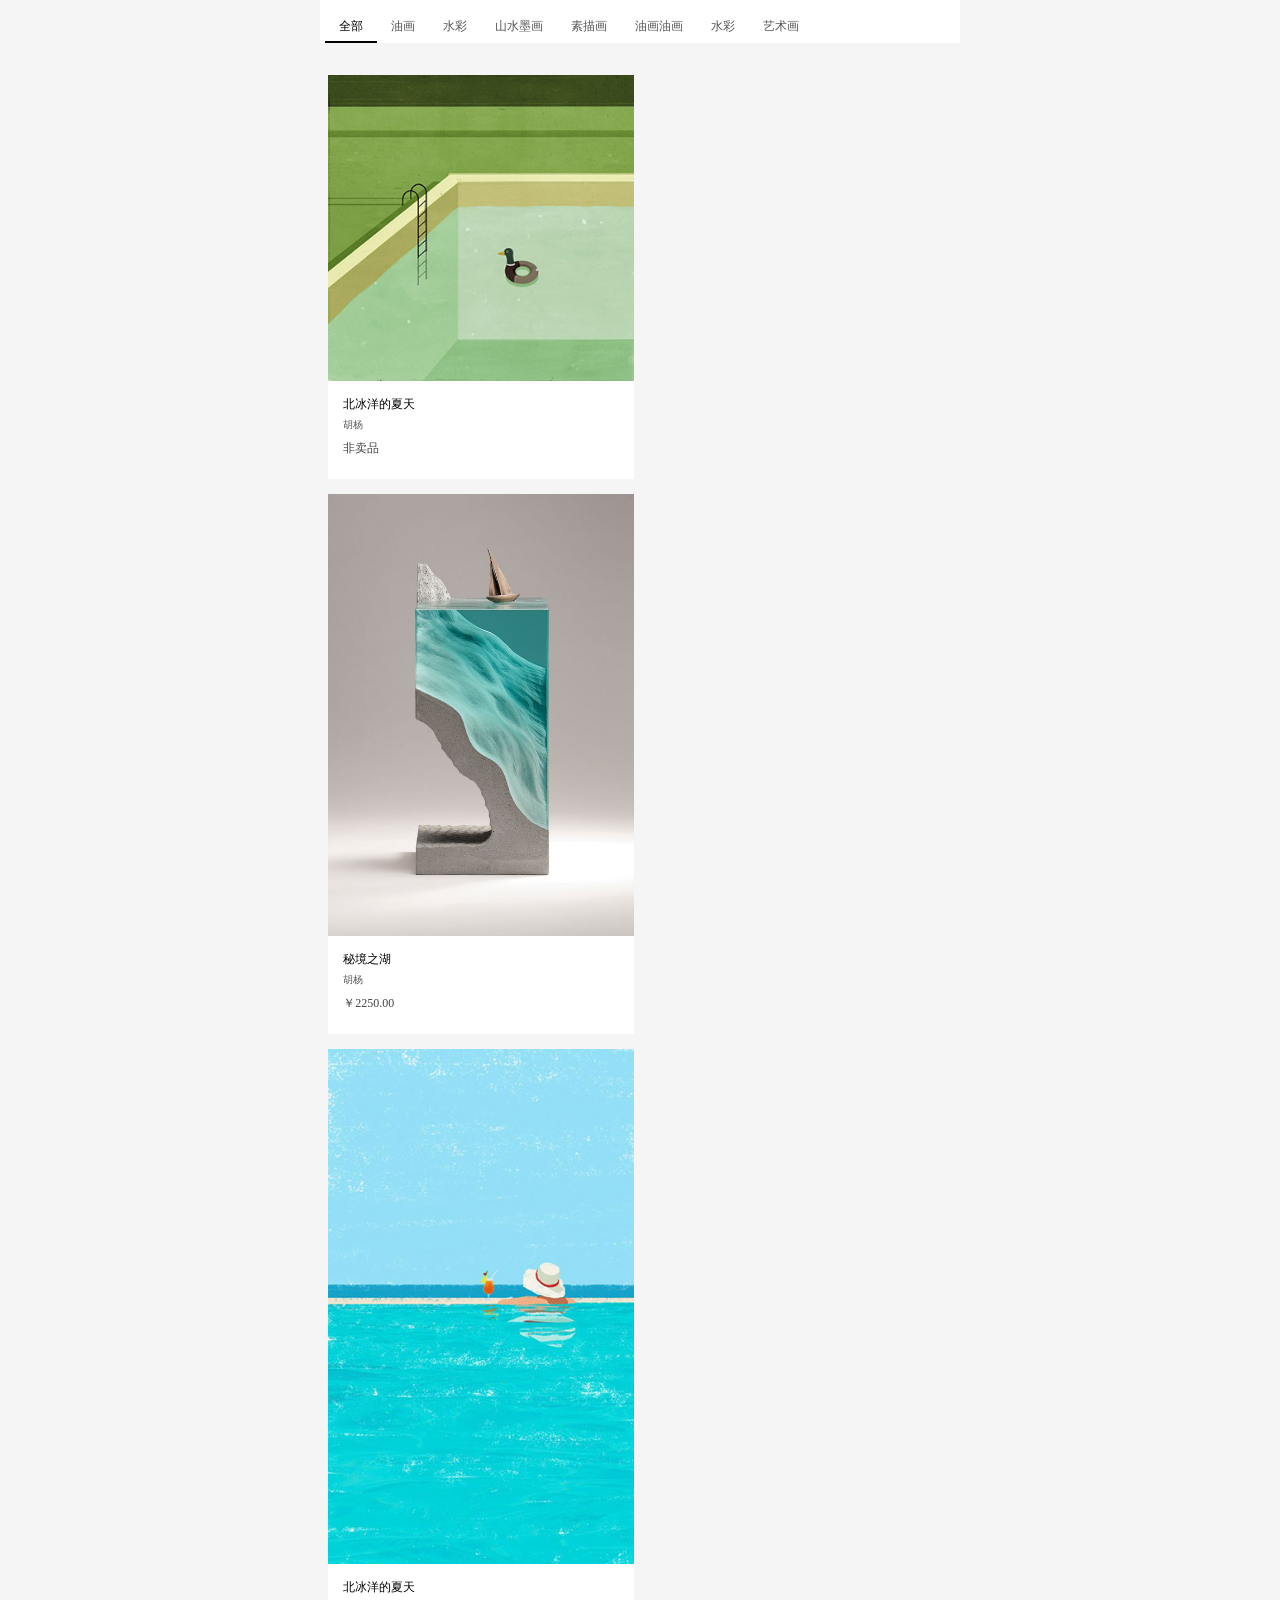
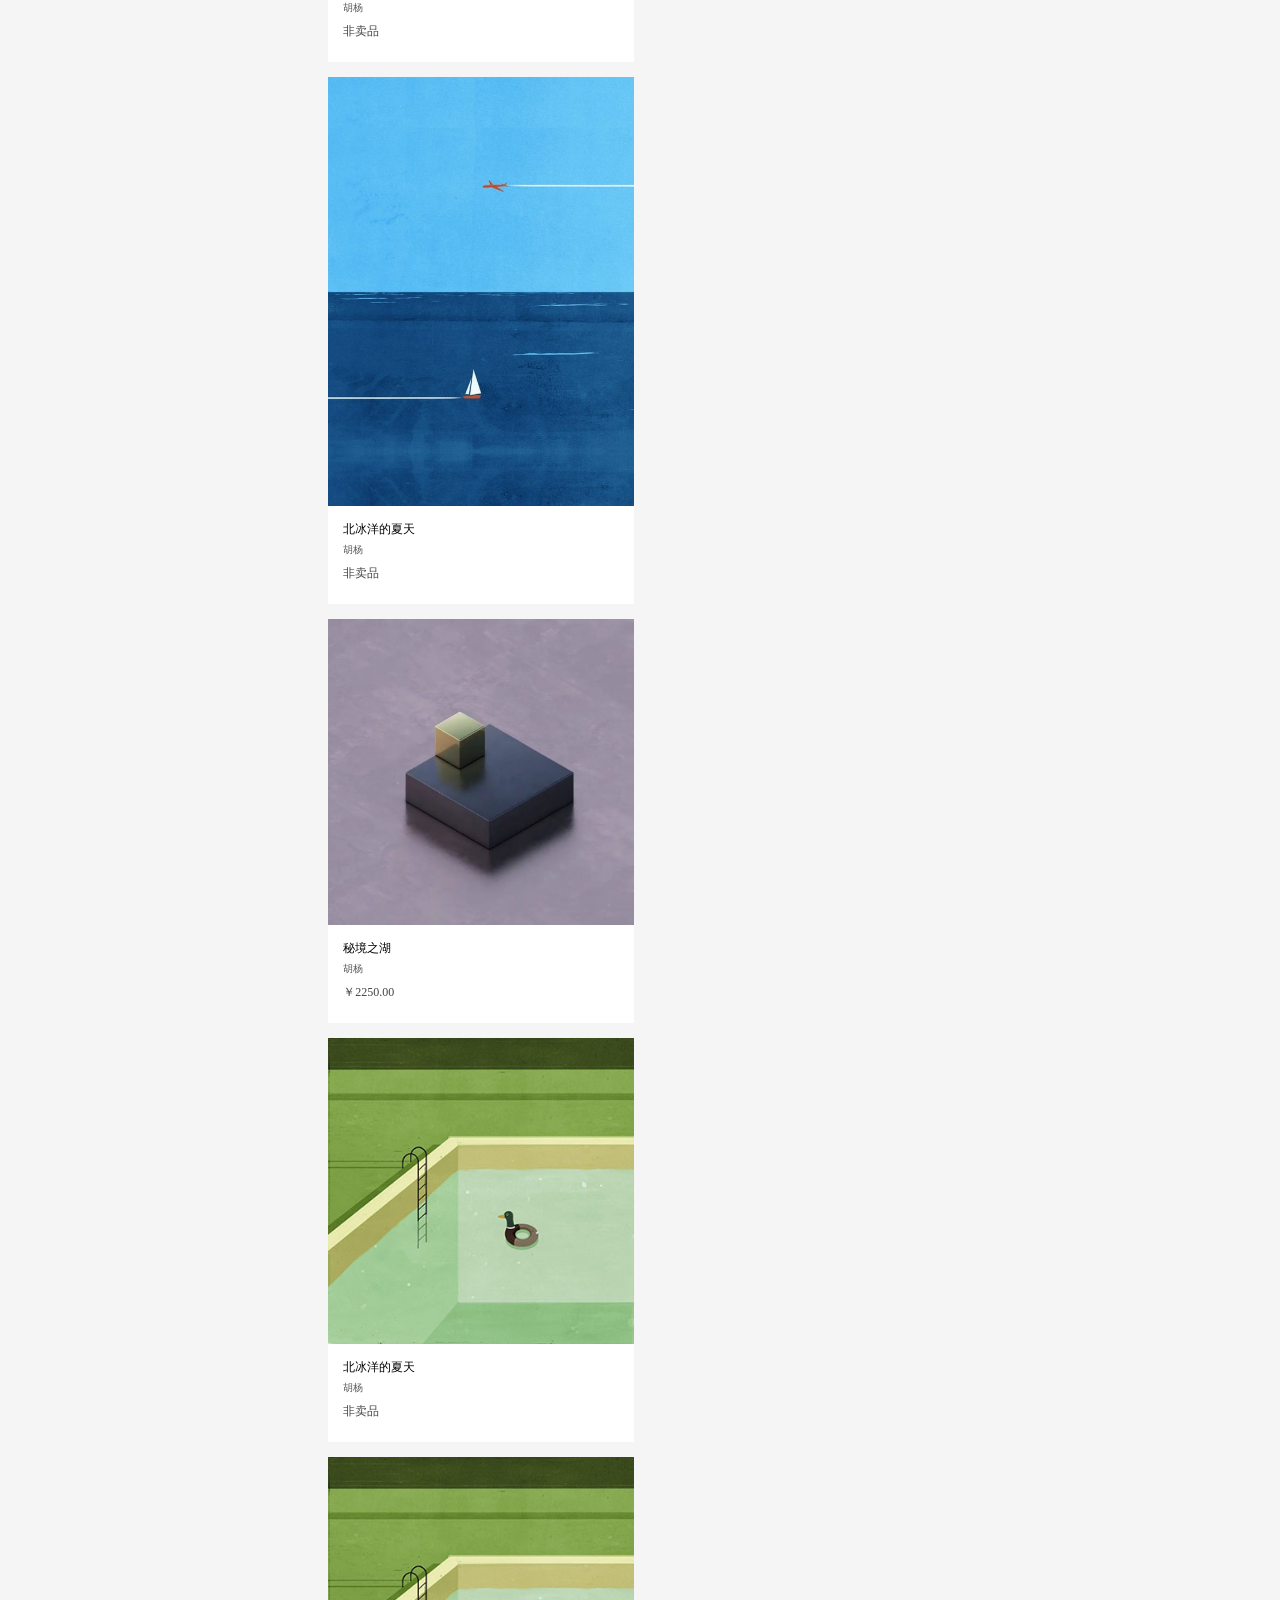
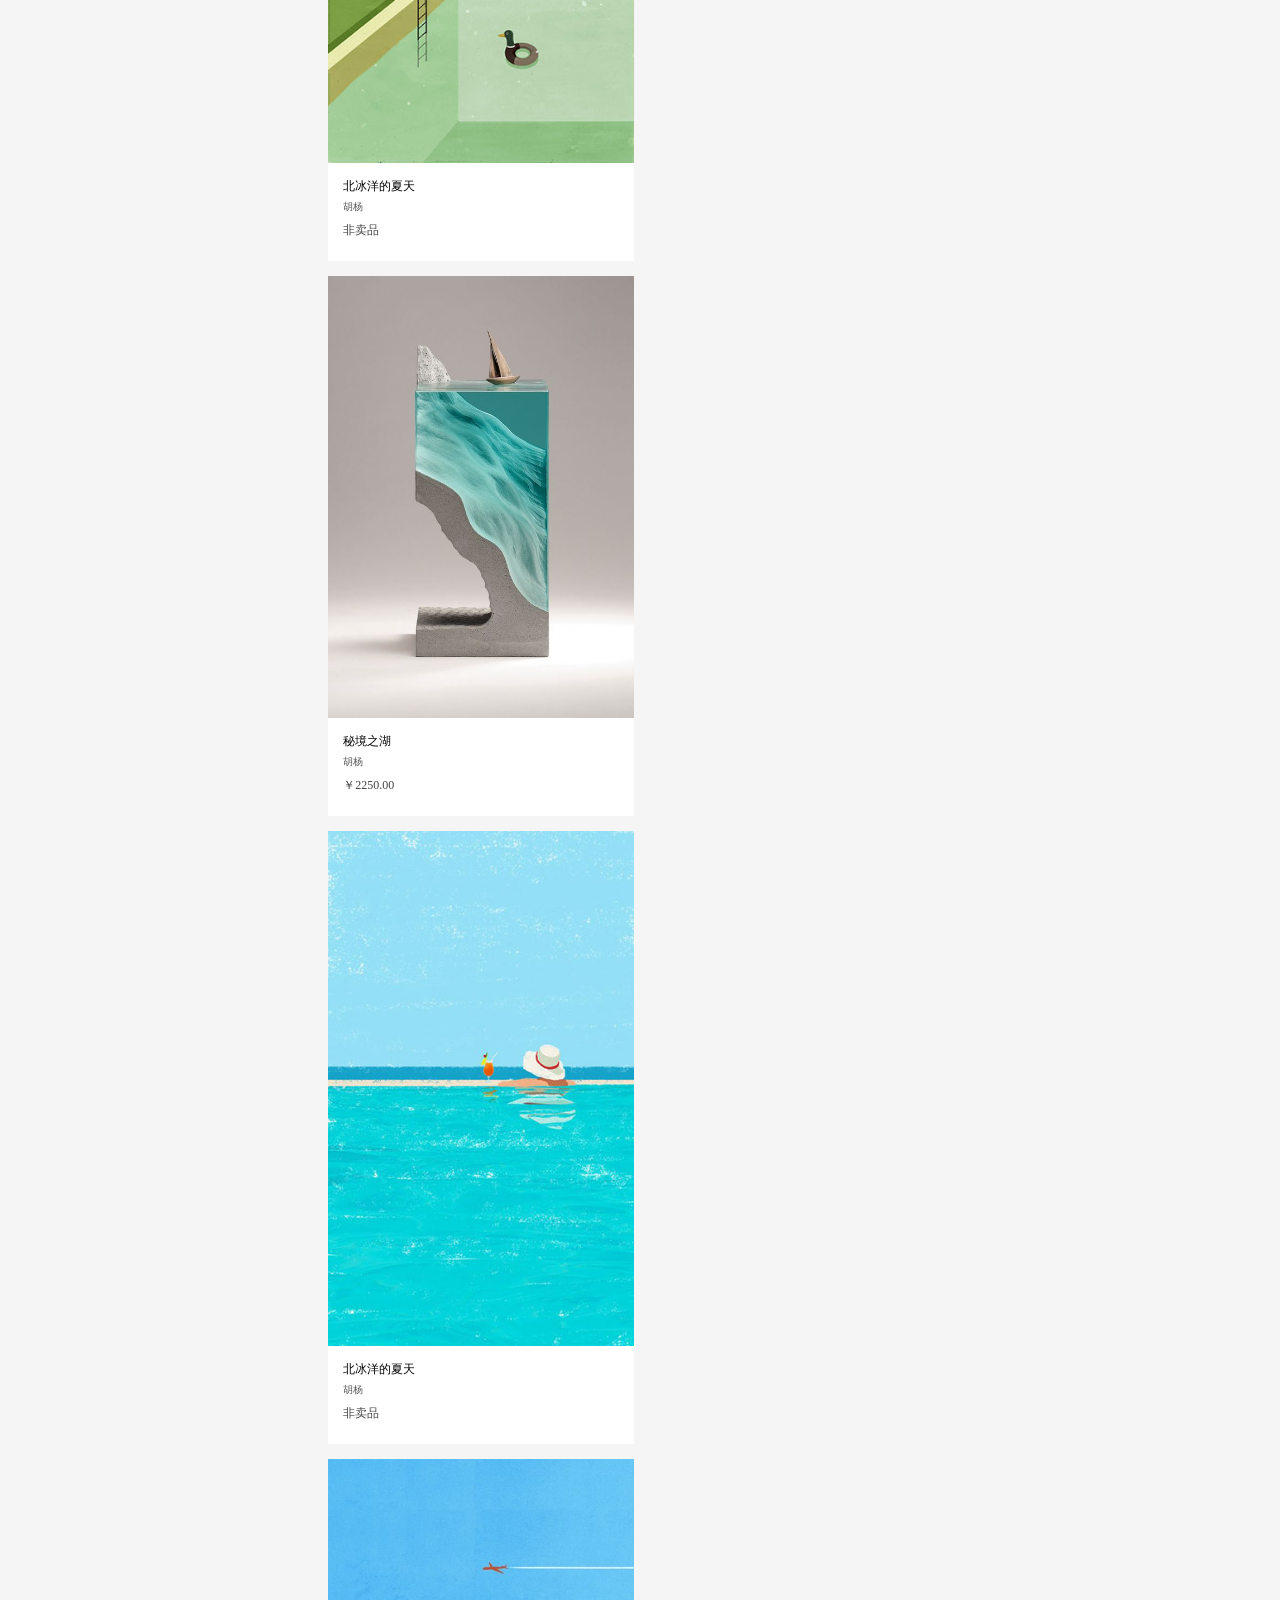
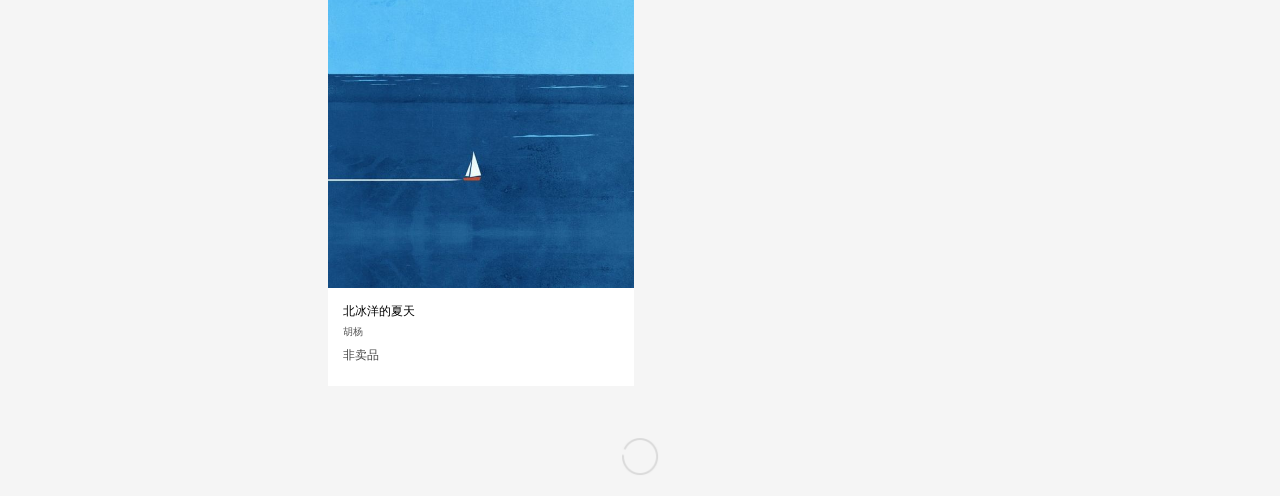
<file: 03-css3懒加载瀑布流/瀑布流/pull/finishing/index.html>
<!DOCTYPE html>
<html>
	<head>
		<meta charset="UTF-8">
		<meta name="format-detection" content="telephone=no"/>
		<meta name="viewport"
          content="width=device-width,height=device-height,user-scalable=no,initial-scale=1.0,minimum-scale=1.0,maximum-scale=1.0"/>
		<title>发现</title>
		<link href="css/swiper.min.css" rel="stylesheet" type="text/css" />
		<link href="css/reset.css" type="text/css" rel="stylesheet" />
		<link href="css/find.css" type="text/css" rel="stylesheet" />
	</head>
	<body>
		<div class="container">
			<nav class="swiper-container nav-container">
				<ul class="swiper-wrapper nav-ul">
					<li class="swiper-slide active-li">
						<a href="javascript:;" class="slide-a">全部</a>
					</li>
					<li class="swiper-slide">
						<a href="javascript:;" class="slide-a">油画</a>
					</li>
					<li class="swiper-slide">
						<a href="javascript:;" class="slide-a">水彩</a>
					</li>
					<li class="swiper-slide">
						<a href="javascript:;" class="slide-a">山水墨画</a>
					</li>
					<li class="swiper-slide">
						<a href="javascript:;" class="slide-a">素描画</a>
					</li>
					<li class="swiper-slide">
						<a href="javascript:;" class="slide-a">油画油画</a>
					</li>
					<li class="swiper-slide">
						<a href="javascript:;" class="slide-a">水彩</a>
					</li>
					<li class="swiper-slide">
						<a href="javascript:;" class="slide-a">艺术画</a>
					</li>
				</ul>
			</nav><!--nav-container end-->
			<aside class="fall-box grid">
				<div class="grid-item item">
					<img src="img/works5.jpg" class="item-img" />
					<section class="section-p">
					   <p class="title-p">北冰洋的夏天</p>
				       <p class="name-p">胡杨</p>
				       <p class="price-p">非卖品</p>
					</section>
				</div><!--item end-->
				<div class="grid-item item">
					<img src="img/works2.jpg" class="item-img" />
					<section class="section-p">
					   <p class="title-p">秘境之湖</p>
				       <p class="name-p">胡杨</p>
				       <p class="price-p">￥<em>2250.00</em></p>
					</section>
				</div><!--item end-->
				<div class="grid-item item">
					<img src="img/works4.jpg" class="item-img" />
					<section class="section-p">
					   <p class="title-p">北冰洋的夏天</p>
				       <p class="name-p">胡杨</p>
				       <p class="price-p">非卖品</p>
					</section>
				</div><!--item end-->
				<div class="grid-item item">
					<img src="img/works3.jpg" class="item-img" />
					<section class="section-p">
					   <p class="title-p">北冰洋的夏天</p>
				       <p class="name-p">胡杨</p>
				       <p class="price-p">非卖品</p>
					</section>
				</div><!--item end-->
				<div class="grid-item item">
					<img src="img/works1.jpg" class="item-img" />
					<section class="section-p">
					   <p class="title-p">秘境之湖</p>
				       <p class="name-p">胡杨</p>
				       <p class="price-p">￥<em>2250.00</em></p>
					</section>
				</div><!--item end-->
				<div class="grid-item item">
					<img src="img/works5.jpg" class="item-img" />
					<section class="section-p">
					   <p class="title-p">北冰洋的夏天</p>
				       <p class="name-p">胡杨</p>
				       <p class="price-p">非卖品</p>
					</section>
				</div><!--item end-->
				<div class="grid-item item">
					<img src="img/works5.jpg" class="item-img" />
					<section class="section-p">
					   <p class="title-p">北冰洋的夏天</p>
				       <p class="name-p">胡杨</p>
				       <p class="price-p">非卖品</p>
					</section>
				</div><!--item end-->
				<div class="grid-item item">
					<img src="img/works2.jpg" class="item-img" />
					<section class="section-p">
					   <p class="title-p">秘境之湖</p>
				       <p class="name-p">胡杨</p>
				       <p class="price-p">￥<em>2250.00</em></p>
					</section>
				</div><!--item end-->
				<div class="grid-item item">
					<img src="img/works4.jpg" class="item-img" />
					<section class="section-p">
					   <p class="title-p">北冰洋的夏天</p>
				       <p class="name-p">胡杨</p>
				       <p class="price-p">非卖品</p>
					</section>
				</div><!--item end-->
				<div class="grid-item item">
					<img src="img/works3.jpg" class="item-img" />
					<section class="section-p">
					   <p class="title-p">北冰洋的夏天</p>
				       <p class="name-p">胡杨</p>
				       <p class="price-p">非卖品</p>
					</section>
				</div><!--item end-->
			</aside>
			<a href="javascript:;" class="more-a">
				<img src="img/ic_loading.gif" />
		    </a>
		</div>
		
		<script src="http://www.jq22.com/jquery/jquery-1.10.2.js"></script>
		<script src="js/imagesloaded.pkgd.min.js"></script>
        <script src="js/masonry.pkgd.min.js"></script>
		<script src="js/swiper.min.js"></script>
		<script src="js/find.js"></script>
		
	</body>
</html>
</file>
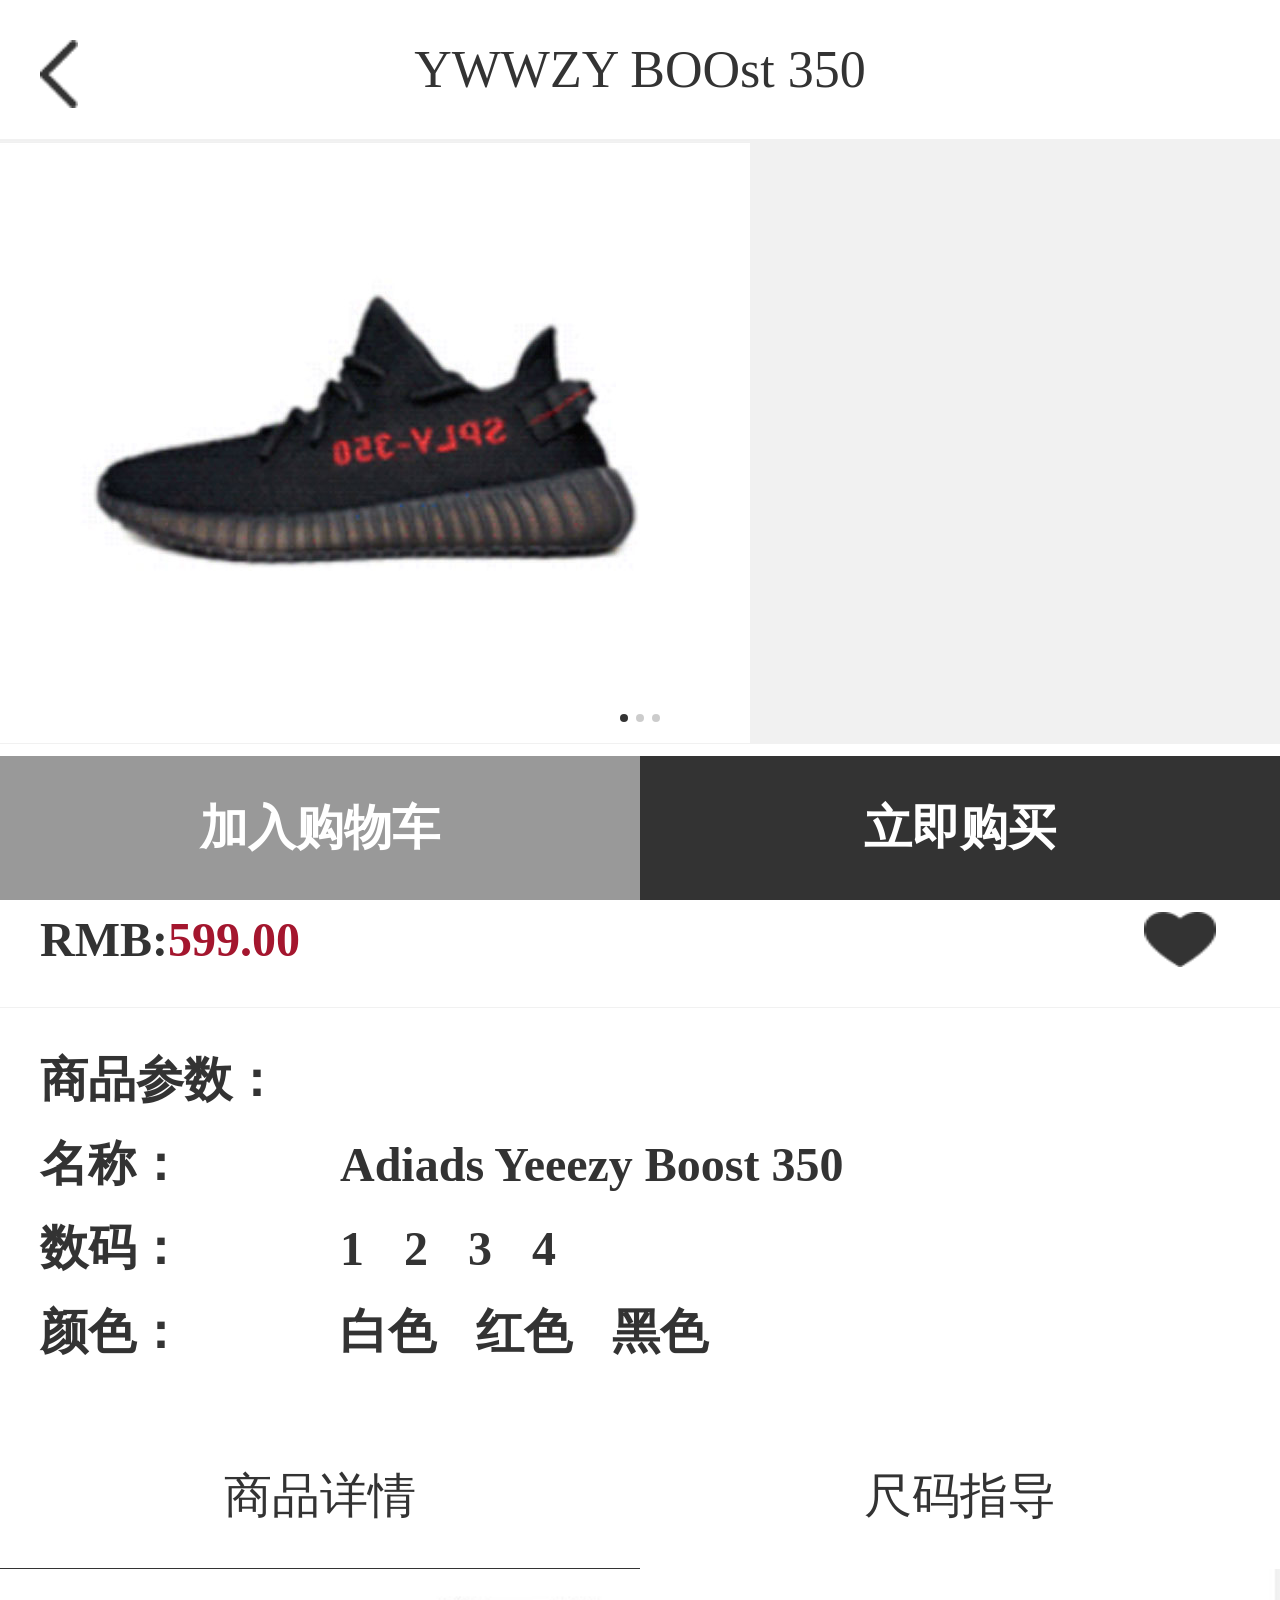
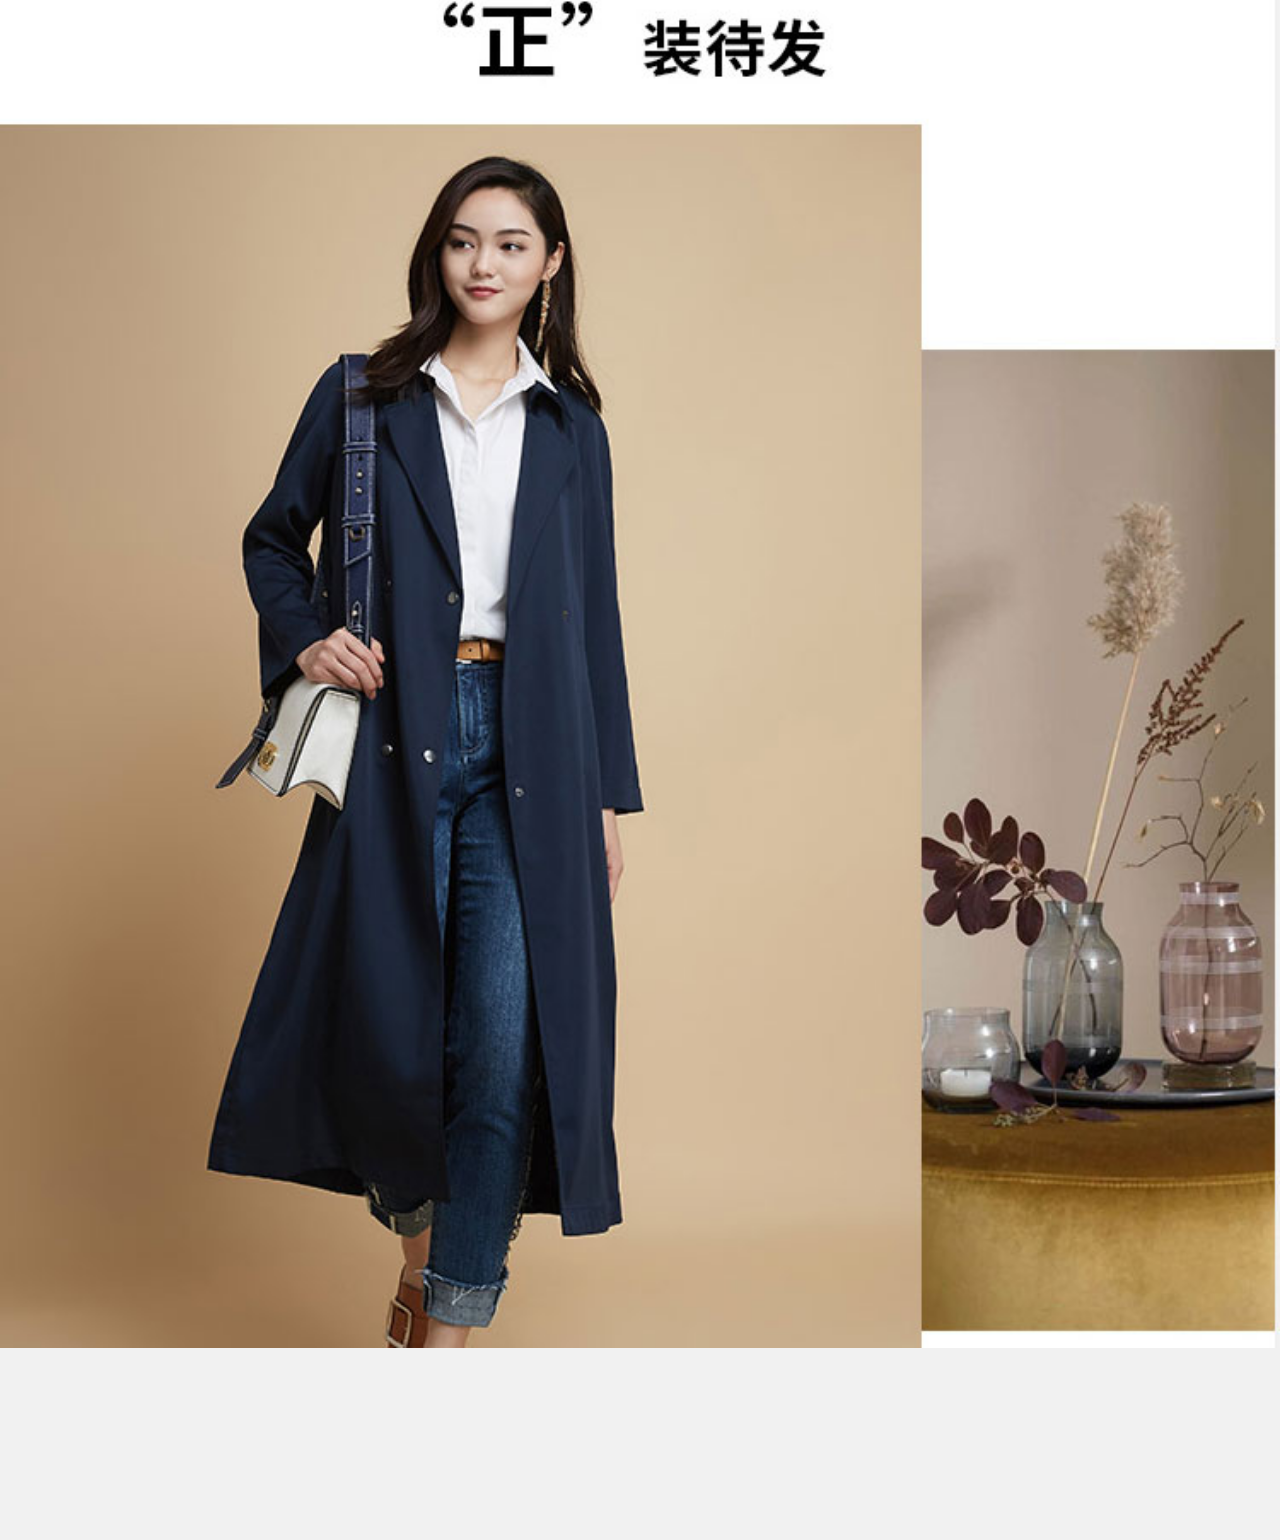
<file: 05-jq购物车(tab切换,swiper滑动)/goods_details.html>
<!doctype html>
<html>
<head>
    <meta name="viewport" content="width=device-width, initial-scale=1.0, user-scalable=no, minimum-scale=1.0, maximum-scale=1.0" />
    <meta name="apple-mobile-web-app-capable" content="yes" />
    <meta name="apple-mobile-web-app-status-bar-style" content="black-translucent" />
    <meta http-equiv="Content-Type" content="text/html; charset=utf-8" />

    <meta content="telephone=no" name="format-detection" />
    <meta content="email=no" name="format-detection" />
<title>尚佳网络</title>
<link rel="stylesheet" href="css/public.min.css">
<link rel="stylesheet" href="plug/swiper/swiper.css">
<link rel="stylesheet" href="css/reset.css">

<script type="text/javascript" src="js/jquery.min.js"></script>

</head>
<body class="goods_details_bg">
	<!-- 顶部返回栏 start-->
	<div class="top_back_box">
		<a href="javascript:history.go(-1)"><img src="images/back.png" alt=""></a> <span>YWWZY BOOst  350</span>
	</div>
	<!-- 顶部返回栏 end-->
	<div class="goods_details_banner">
		<div class="swiper-container goods_details_banner_swiper " > 
            <div class="swiper-wrapper ">
                <div class="swiper-slide" >
                    <a href=""><img src="images/goods_details_banner1.jpg" alt=""></a>
                </div>
                <div class="swiper-slide" >
                	<a href=""><img src="images/goods_details_banner1.jpg" alt=""></a>
                </div>
                <div class="swiper-slide" >
                	<a href=""><img src="images/goods_details_banner1.jpg" alt=""></a>
                </div>

             </div> 
            <div class="swiper-pagination goods_details_banner_pagination"></div>
        </div>
	</div>
	<div class="goods_details_introduction">
		<p>全球购阿迪达斯（Adidas）Yeezy Boost350新款男式休闲跑步鞋专柜 标准</p>
		<div class="goods_details_introduction_bottom">
			<span class="txt">RMB:<em>599.00</em></span><span class="goods_details_like"></span>
		</div>
	</div>
	<div class="goods_details_parameter">
		<p><strong>商品参数：</strong></p>
		<p><strong>名称：</strong> 
			<span><em>Adiads Yeeezy Boost 350</em></span>
		</p>
		<p><strong>数码：</strong> 
			<span><em>1</em><em>2</em><em>3</em><em>4</em></span>
		</p>
		<p><strong>颜色：</strong> 
			<span><em>白色</em><em>红色</em><em>黑色</em></span>
		</p>
	</div>

	<div class="goods_details_tab_box">
		<div class="goods_details_tab_title">
			<span class="on">商品详情</span>
			<span>尺码指导</span>
		</div>
		<div class="goods_details_tab_content">
			<ul>
				<li class="on"><img src="images/goods_details_tab_pic.jpg" alt=""></li>
				<li >2222</li>
			</ul>
		</div>
	</div>
	<div class="goods_details_bottom_box">
		<span onclick="goods_details_add_cart()">加入购物车</span>
		<span onclick="goods_details_now_buy()">立即购买</span>
	</div>

	<!-- 弹出页 -->
	<div class="goods_details_pop hide">
		<div class="goods_details_pop_box">
			<span class="goods_details_delete" onclick="goods_details_delete()"><img src="images/goods_details_delete.png" alt=""></span>
			<div class="goods_details_pop_top">
				<div class="goods_details_pop_img"><img src="images/goods_details_pop_img.jpg" alt=""></div>
				<div class="goods_details_pop_txt">
					<span>阿迪达斯阿迪达斯</span>
					<span>RMB:<em>899</em></span>
				</div>
			</div>
			<div class="goods_details_pop_option">
				<div class="box ">
					<p>颜色：</p>
					<ul class="goods_details_pop_option_pigment">
						<li class="on">红</li>
						<li>黑</li>
						<li>白</li>
					</ul>
				</div>
				<div class="box">
					<p>尺寸：</p>
					<ul class="goods_details_pop_option_size">
						<li class="on">1</li>
						<li>2</li>
						<li>3</li>
						<li>4</li>
						<li>5</li>
					</ul>
				</div>
				<div class="box">
					<p>货号：<span>1001-300610-1026161</span></p>
				</div>
			</div>
			<div class="goods_details_pop_num_box">
				<div>数量：</div>
				<div class="R">
					<span class="goods_details_pop_minus" onclick="goods_details_pop_minus()">-</span>
					<em class="goods_details_pop_number">7</em>
					<span class="goods_details_pop_add" onclick="goods_details_pop_add()">+</span>
				</div>
			</div>
			<div class="page_bottom_btn" onclick="goods_details_pop_confirm()">确定</div>
		</div>

	</div>










<script type="text/javascript" src="js/jquery.min.js"></script>
<script type="text/javascript" src="js/public.min.js"></script>
<script type="text/javascript" src="plug/swiper/swiper.js"></script>
<script type="text/javascript" src="js/reset.js"></script>
</body>
</html>
</file>
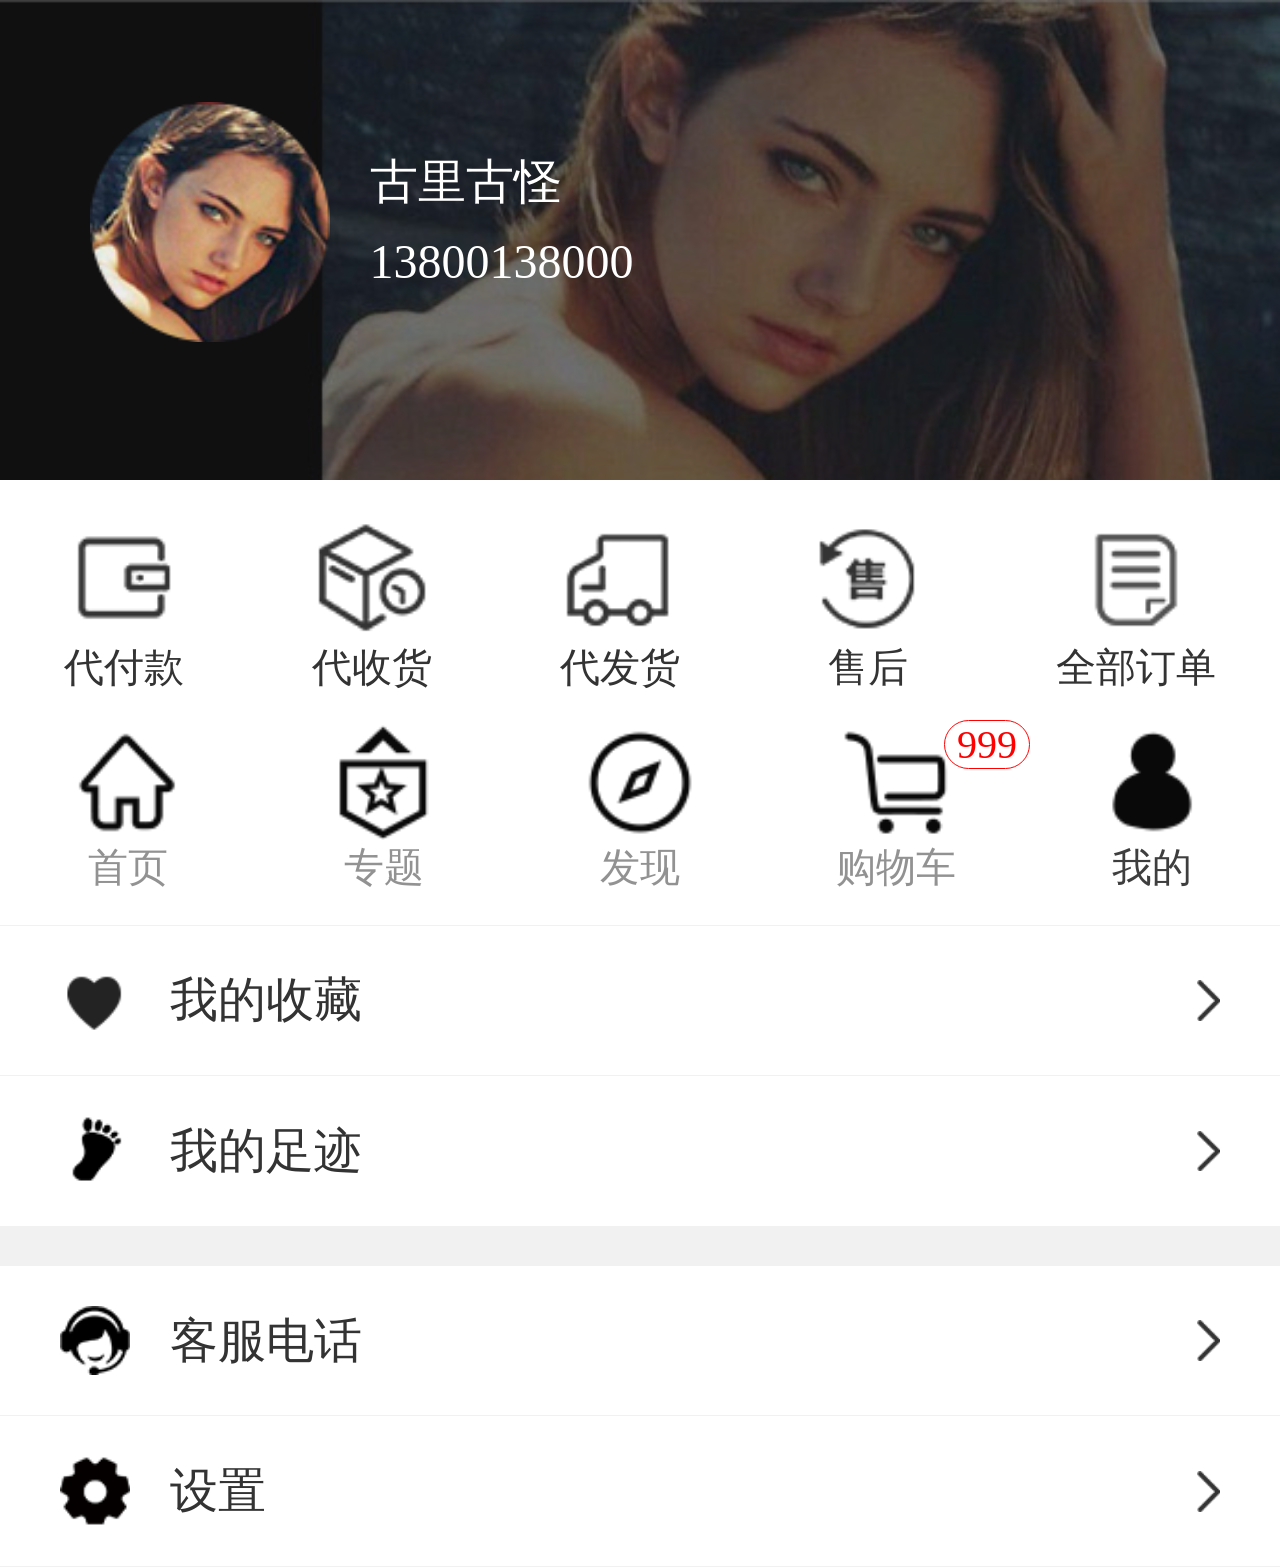
<file: 05-jq购物车(tab切换,swiper滑动)/my.html>
<!doctype html>
<html>
<head>
    <meta name="viewport" content="width=device-width, initial-scale=1.0, user-scalable=no, minimum-scale=1.0, maximum-scale=1.0" />
    <meta name="apple-mobile-web-app-capable" content="yes" />
    <meta name="apple-mobile-web-app-status-bar-style" content="black-translucent" />
    <meta http-equiv="Content-Type" content="text/html; charset=utf-8" />

    <meta content="telephone=no" name="format-detection" />
    <meta content="email=no" name="format-detection" />
<title>尚佳网络</title>
<link rel="stylesheet" href="css/public.min.css">
<link rel="stylesheet" href="plug/swiper/swiper.css">
<link rel="stylesheet" href="css/reset.css">

<script type="text/javascript" src="js/jquery.min.js"></script>

</head>
<body>
	<div class="my_top_box">
		<div class="my_top_tm"></div>
		<div class="my_top_box_in">
			<h1 class="my_head"><img src="images/my_head.png" alt=""></h1>
			<p class="my_top_info">
				<span class="my_top_name">古里古怪</span>
				<span class="my_top_phone">13800138000</span>
			</p>
		</div>
	</div>
	
	<div class="my_nav_box">
		<a href="">
			<img src="images/my_nav_dfk.png" alt="">
			<span>代付款</span>
		</a>
		<a href="">
			<img src="images/my_nav_dsh.png" alt="">
			<span>代收货</span>
		</a>
		<a href="">
			<img src="images/my_nav_dfh.png" alt="">
			<span>代发货</span>
		</a>
		<a href="">
			<img src="images/my_nav_sh.png" alt="">
			<span>售后</span>
		</a>
		<a href="">
			<img src="images/my_nav_all.png" alt="">
			<span>全部订单</span>
		</a>
	</div>

	<div class="my_list_box">
		<a href="">
			<span class="img_L"><img src="images/my_list_like.png" alt=""></span>
			<span class='txt'>我喜欢</span>
			<span class="img_R"><img src="images/arrow_R.png" alt=""></span>
		</a>
		<a href="">
			<span class="img_L"><img src="images/my_list_collect.png" alt=""></span>
			<span class='txt'>我的收藏</span>
			<span class="img_R"><img src="images/arrow_R.png" alt=""></span>
		</a>
		<a href="" class="my_list_distance">
			<span class="img_L"><img src="images/my_list_footmark.png" alt=""></span>
			<span class='txt'>我的足迹</span>
			<span class="img_R"><img src="images/arrow_R.png" alt=""></span>
		</a>
		<a href="" >
			<span class="img_L"><img src="images/my_list_service.png" alt=""></span>
			<span class='txt'>客服电话</span>
			<span class="img_R"><img src="images/arrow_R.png" alt=""></span>
		</a>
		<a href="">
			<span class="img_L"><img src="images/my_list_set.png" alt=""></span>
			<span class='txt'>设置</span>
			<span class="img_R"><img src="images/arrow_R.png" alt=""></span>
		</a>

	</div>

	<!-- 底部导航 start-->
	<div class="nav">
		<a href="" >
			<img src="images/nav_home_0.png" alt="">
			<img class="hide" src="images/nav_home_1.png" alt="">
			<span>首页</span>
		</a>

		<a href="" >
			<img src="images/nav_subject_0.png" alt="">
			<img class="hide" src="images/nav_subject_1.png" alt="">
			<span>专题</span>
		</a>
		<a href="" >
			<img src="images/nav_find_0.png" alt="">
			<img class="hide" src="images/nav_find_0.png" alt="">
			<span>发现</span>
		</a>

		<a href="" >
			<img src="images/nav_cart_0.png" alt="">
			<img class="hide" src="images/nav_cart_1.png" alt="">
			<span>购物车</span>
            <em class="index_cart_num">999</em>
		</a>

		<a href="" class="on" >
			<img src="images/nav_my_0.png" alt="">
			<img class="hide" src="images/nav_my_1.png" alt="">
			<span>我的</span>
		</a>	
	</div>
    <!-- 底部导航 end-->


<script type="text/javascript" src="js/jquery.min.js"></script>
<script type="text/javascript" src="js/public.min.js"></script>
<script type="text/javascript" src="plug/swiper/swiper.js"></script>
<script type="text/javascript" src="js/reset.js"></script>
</body>
</html>
</file>
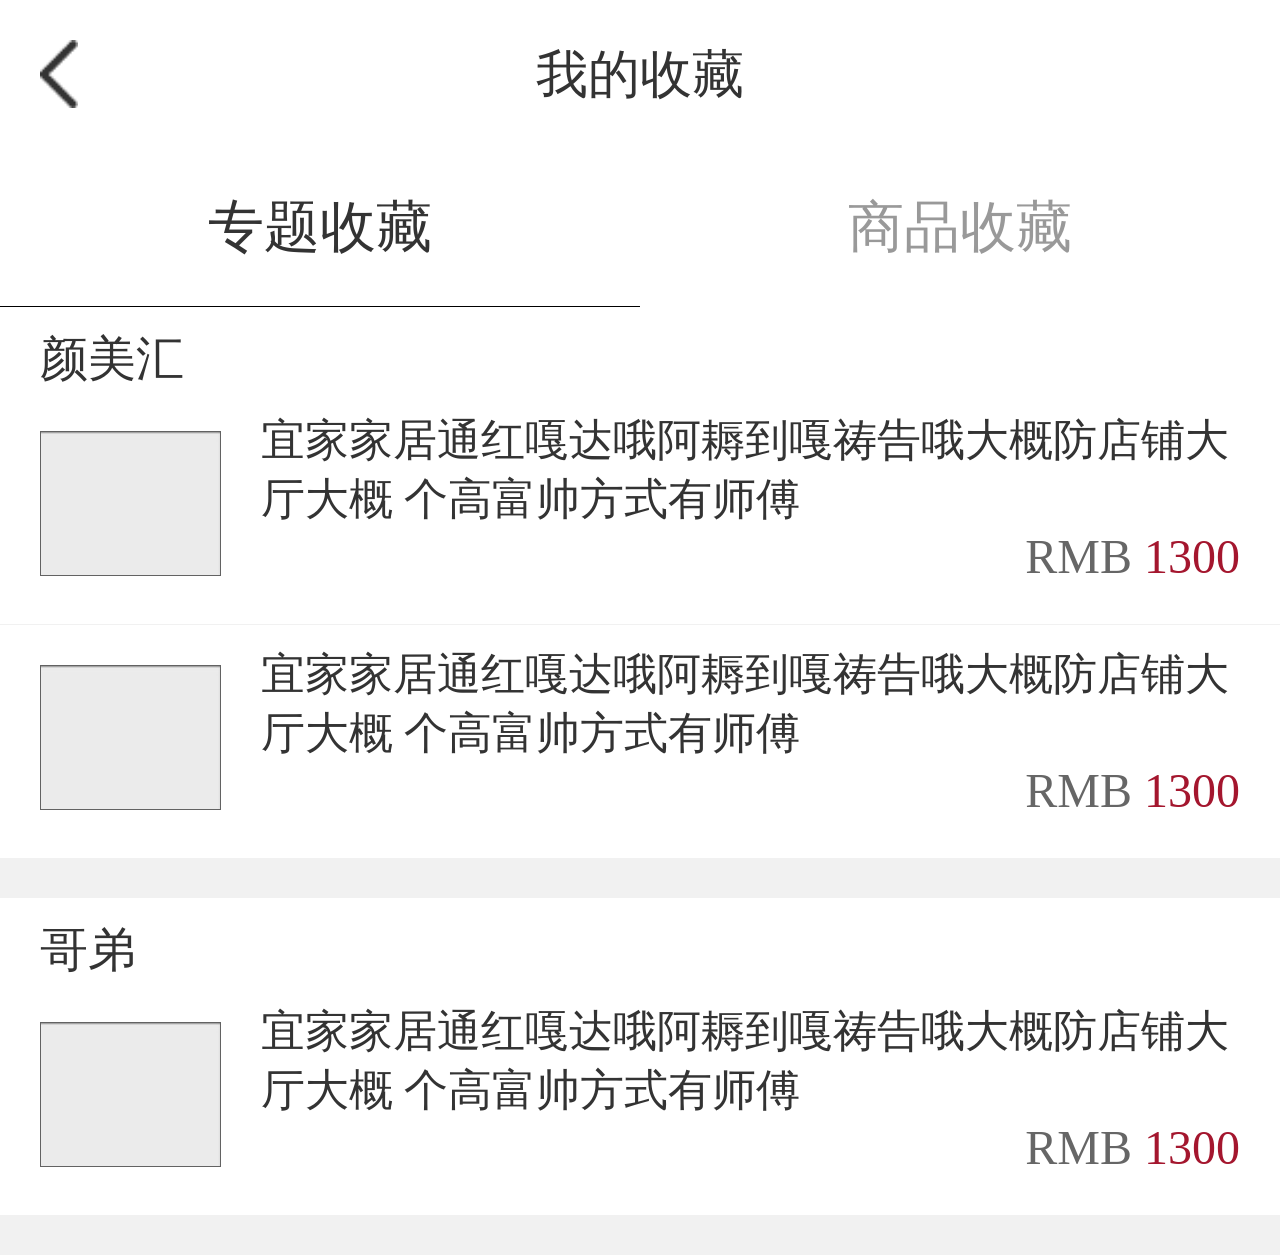
<file: 05-jq购物车(tab切换,swiper滑动)/my_collect.html>
<!doctype html>
<html>
<head>
    <meta name="viewport" content="width=device-width, initial-scale=1.0, user-scalable=no, minimum-scale=1.0, maximum-scale=1.0" />
    <meta name="apple-mobile-web-app-capable" content="yes" />
    <meta name="apple-mobile-web-app-status-bar-style" content="black-translucent" />
    <meta http-equiv="Content-Type" content="text/html; charset=utf-8" />

    <meta content="telephone=no" name="format-detection" />
    <meta content="email=no" name="format-detection" />
<title>尚佳网络</title>
<link rel="stylesheet" href="css/public.min.css">
<link rel="stylesheet" href="plug/swiper/swiper.css">
<link rel="stylesheet" href="css/reset.css">

<script type="text/javascript" src="js/jquery.min.js"></script>

</head>
<body>
	<!-- 顶部返回栏 start-->
	<div class="top_back_box">
		<a href="javascript:history.go(-1)"><img src="images/back.png" alt=""></a> <span>我的收藏</span>
	</div>
	<!-- 顶部返回栏 end-->
	
	<div class="my_collect_tab">
		<span class="on">专题收藏</span>
		<span>商品收藏</span>
	</div>
	<div class="my_collect_tab_box">
		<div class="my_collect_tab_box_in L ">
			<div class="my_order_container my_collect_box">
				<h3 class="title">颜美汇</h3>
				<div class="my_order_product">
					<ul >
						<li>
							<div class="my_order_product_pic"><img src="images/my_order_product_pic.jpg" alt=""></div>
							<div class="my_order_product_txt">
								<p class="p1">宜家家居通红嘎达哦阿耨到嘎祷告哦大概防店铺大厅大概 个高富帅方式有师傅</p>
								<p class="p3">RMB <span class="num">1300</span></p>
							</div>
						</li>
						<li>
							<div class="my_order_product_pic"><img src="images/my_order_product_pic.jpg" alt=""></div>
							<div class="my_order_product_txt">
								<p class="p1">宜家家居通红嘎达哦阿耨到嘎祷告哦大概防店铺大厅大概 个高富帅方式有师傅</p>
								<p class="p3">RMB <span class="num">1300</span></p>
							</div>
						</li>
					</ul>
				</div>
			</div>
			<div class="my_order_container my_collect_box">
				<h3 class="title">哥弟</h3>
				<div class="my_order_product">
					<ul >
						<li>
							<div class="my_order_product_pic"><img src="images/my_order_product_pic.jpg" alt=""></div>
							<div class="my_order_product_txt">
								<p class="p1">宜家家居通红嘎达哦阿耨到嘎祷告哦大概防店铺大厅大概 个高富帅方式有师傅</p>
								<p class="p3">RMB <span class="num">1300</span></p>
							</div>
						</li>
					</ul>
				</div>
			</div>
		</div>
		<div class="my_collect_tab_box_in R hide">
			<ul >
				<li >
					<p class="my_collect_tab_R_pic"><img src="images/index_goods_recommend_1.png" alt=""></p>
					<p class="my_collect_tab_R_txt">蓝色衬衫蓝色衬衫蓝色衬衫蓝色衬衫蓝色衬衫蓝色衬衫蓝色衬衫蓝色衬衫蓝色衬衫蓝色衬衫蓝色衬衫蓝色衬衫</p>	
					<p class="my_collect_tab_R_money">RMB <span>250</span></p>
				</li>
				
				<li >
					<p class="my_collect_tab_R_pic"><img src="images/index_goods_recommend_1.png" alt=""></p>
					<p class="my_collect_tab_R_txt">蓝色衬衫蓝色衬衫蓝色衬衫蓝色衬衫蓝色衬衫蓝色衬衫蓝色衬衫蓝色衬衫蓝色衬衫蓝色衬衫蓝色衬衫蓝色衬衫蓝色衬衫蓝色衬衫蓝色衬衫蓝色衬衫蓝色衬衫蓝色衬衫</p>	
					<p class="my_collect_tab_R_money">RMB <span>250</span></p>
				</li>

				<li >
					<p class="my_collect_tab_R_pic"><img src="images/index_goods_recommend_1.png" alt=""></p>
					<p class="my_collect_tab_R_txt">蓝色衬衫蓝色衬衫蓝色衬衫蓝色衬衫蓝色衬衫蓝色衬衫蓝色衬衫蓝色衬衫蓝色衬衫蓝色衬衫蓝色衬衫蓝色衬衫蓝色衬衫蓝色衬衫蓝色衬衫蓝色衬衫蓝色衬衫蓝色衬衫</p>	
					<p class="my_collect_tab_R_money">RMB <span>250</span></p>
				</li>
				
			</ul>
		</div>

	</div>


<script type="text/javascript" src="js/jquery.min.js"></script>
<script type="text/javascript" src="js/public.min.js"></script>
<script type="text/javascript" src="plug/swiper/swiper.js"></script>
<script type="text/javascript" src="js/reset.js"></script>
</body>
</html>
</file>
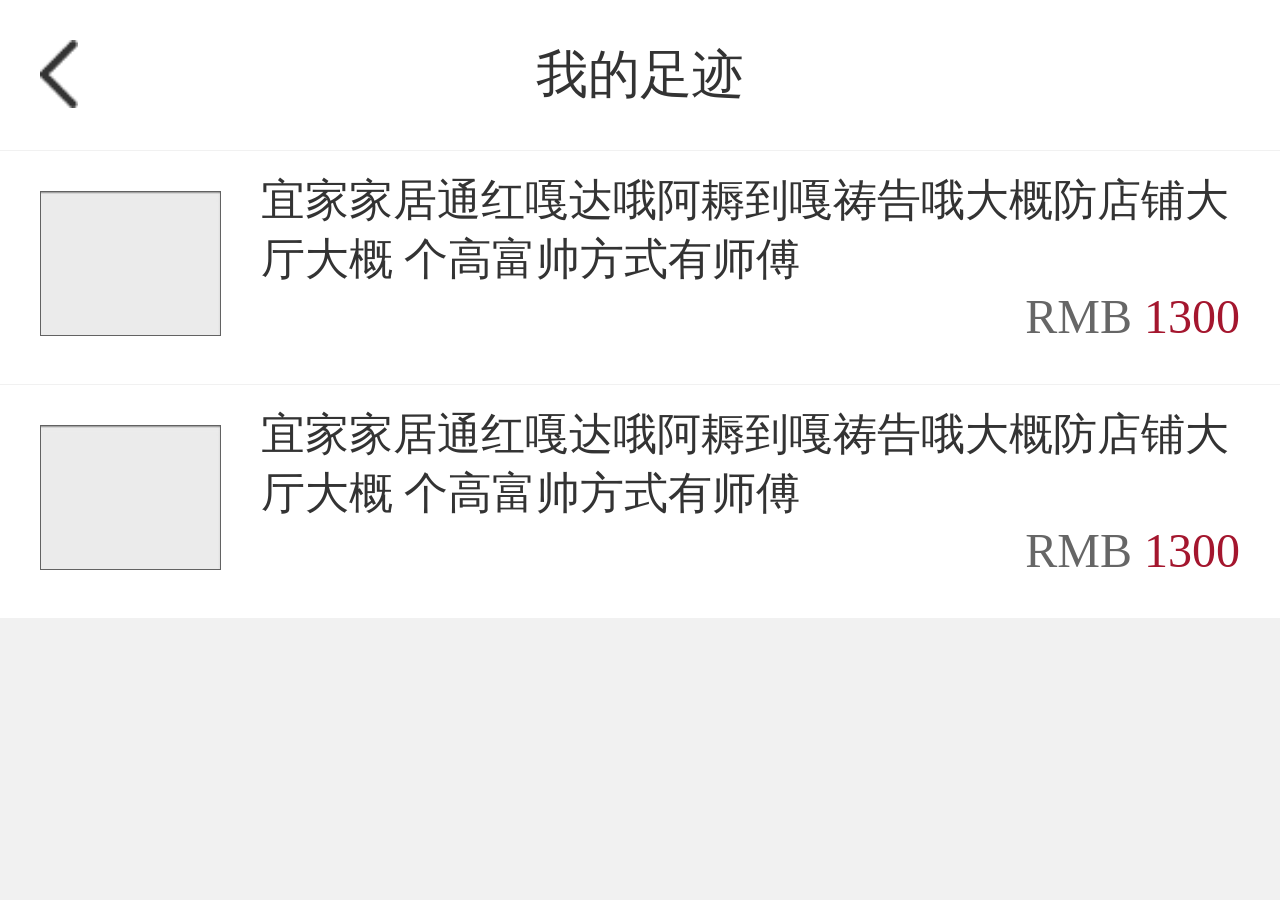
<file: 05-jq购物车(tab切换,swiper滑动)/my_footmark.html>
<!doctype html>
<html>
<head>
    <meta name="viewport" content="width=device-width, initial-scale=1.0, user-scalable=no, minimum-scale=1.0, maximum-scale=1.0" />
    <meta name="apple-mobile-web-app-capable" content="yes" />
    <meta name="apple-mobile-web-app-status-bar-style" content="black-translucent" />
    <meta http-equiv="Content-Type" content="text/html; charset=utf-8" />

    <meta content="telephone=no" name="format-detection" />
    <meta content="email=no" name="format-detection" />
<title>尚佳网络</title>
<link rel="stylesheet" href="css/public.min.css">
<link rel="stylesheet" href="plug/swiper/swiper.css">
<link rel="stylesheet" href="css/reset.css">

<script type="text/javascript" src="js/jquery.min.js"></script>

</head>
<body>
	<!-- 顶部返回栏 start-->
	<div class="top_back_box">
		<a href="javascript:history.go(-1)"><img src="images/back.png" alt=""></a> <span>我的足迹</span>
	</div>
	<!-- 顶部返回栏 end-->
	
	<div class="my_order_container my_collect_box my_footmark_box">
		<div class="my_order_product">
			<ul >
				<li>
					<div class="my_order_product_pic"><img src="images/my_order_product_pic.jpg" alt=""></div>
					<div class="my_order_product_txt">
						<p class="p1">宜家家居通红嘎达哦阿耨到嘎祷告哦大概防店铺大厅大概 个高富帅方式有师傅</p>
						<p class="p3">RMB <span class="num">1300</span></p>
					</div>
				</li>
				<li>
					<div class="my_order_product_pic"><img src="images/my_order_product_pic.jpg" alt=""></div>
					<div class="my_order_product_txt">
						<p class="p1">宜家家居通红嘎达哦阿耨到嘎祷告哦大概防店铺大厅大概 个高富帅方式有师傅</p>
						<p class="p3">RMB <span class="num">1300</span></p>
					</div>
				</li>
			</ul>
		</div>
	</div>

<script type="text/javascript" src="js/jquery.min.js"></script>
<script type="text/javascript" src="js/public.min.js"></script>
<script type="text/javascript" src="plug/swiper/swiper.js"></script>
<script type="text/javascript" src="js/reset.js"></script>
</body>
</html>
</file>
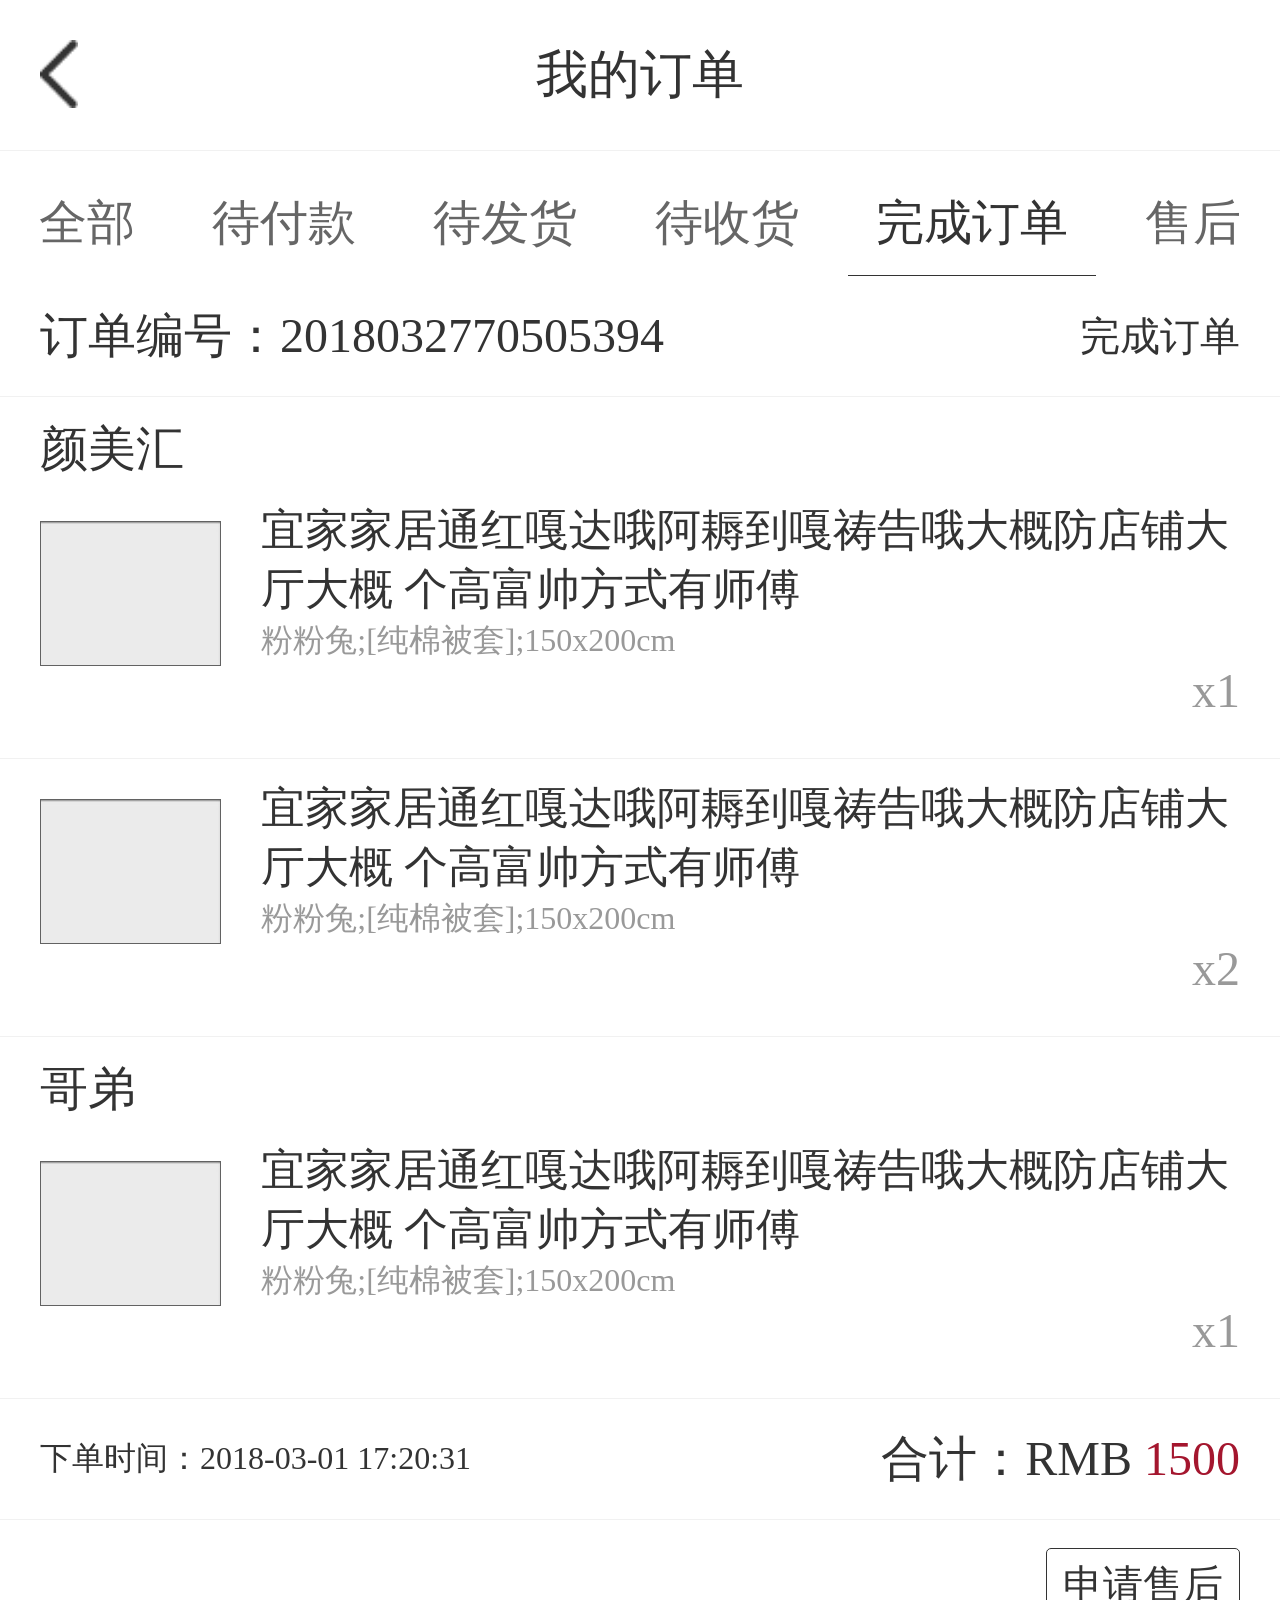
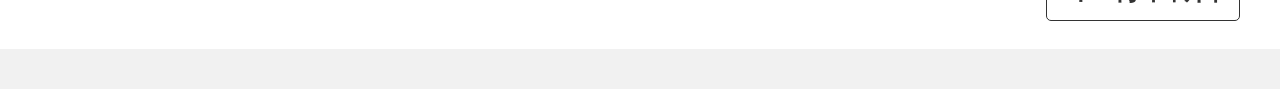
<file: 05-jq购物车(tab切换,swiper滑动)/my_order_accomplish.html>
<!doctype html>
<html>
<head>
    <meta name="viewport" content="width=device-width, initial-scale=1.0, user-scalable=no, minimum-scale=1.0, maximum-scale=1.0" />
    <meta name="apple-mobile-web-app-capable" content="yes" />
    <meta name="apple-mobile-web-app-status-bar-style" content="black-translucent" />
    <meta http-equiv="Content-Type" content="text/html; charset=utf-8" />

    <meta content="telephone=no" name="format-detection" />
    <meta content="email=no" name="format-detection" />
<title>尚佳网络</title>
<link rel="stylesheet" href="css/public.min.css">
<link rel="stylesheet" href="plug/swiper/swiper.css">
<link rel="stylesheet" href="css/reset.css">

<script type="text/javascript" src="js/jquery.min.js"></script>

</head>
<body>
	<!-- 顶部返回栏 start-->
	<div class="top_back_box">
		<a href="javascript:history.go(-1)"><img src="images/back.png" alt=""></a> <span>我的订单</span>
	</div>
	<!-- 顶部返回栏 end-->
	
	<div class="my_order_nav">
		<a href="" >全部</a>
		<a href="" >待付款</a>
		<a href="" >待发货</a>
		<a href="" >待收货</a>
		<a href="" class="on">完成订单</a>
		<a href="" >售后</a>		
	</div>
	<div class="my_order_container">
		<p class="my_order_number">
			<span>订单编号：2018032770505394</span> <span>完成订单</span>
		</p>
		<h3 class="title">颜美汇</h3>
		<div class="my_order_product">
			<ul >
				<li>
					<div class="my_order_product_pic"><img src="images/my_order_product_pic.jpg" alt=""></div>
					<div class="my_order_product_txt">
						<p class="p1">宜家家居通红嘎达哦阿耨到嘎祷告哦大概防店铺大厅大概 个高富帅方式有师傅</p>
						<p class="p2">粉粉兔;[纯棉被套];150x200cm</p>
						<p class="p3">x1</p>
					</div>
				</li>
				<li>
					<div class="my_order_product_pic"><img src="images/my_order_product_pic.jpg" alt=""></div>
					<div class="my_order_product_txt">
						<p class="p1">宜家家居通红嘎达哦阿耨到嘎祷告哦大概防店铺大厅大概 个高富帅方式有师傅</p>
						<p class="p2">粉粉兔;[纯棉被套];150x200cm</p>
						<p class="p3">x2</p>
					</div>
				</li>
			</ul>
		</div>
		<h3 class="title">哥弟</h3>
		<div class="my_order_product">
			<ul >
				<li>
					<div class="my_order_product_pic"><img src="images/my_order_product_pic.jpg" alt=""></div>
					<div class="my_order_product_txt">
						<p class="p1">宜家家居通红嘎达哦阿耨到嘎祷告哦大概防店铺大厅大概 个高富帅方式有师傅</p>
						<p class="p2">粉粉兔;[纯棉被套];150x200cm</p>
						<p class="p3">x1</p>
					</div>
				</li>
			</ul>
		</div>
		<div class="my_order_date_money">
			<span class="my_order_date">下单时间：2018-03-01 17:20:31</span> 
			<span class="my_order_money">合计：RMB <em>1500</em></span>
		</div>
		<div class="my_order_btn_box">
			<a class="my_order_btn" href="">申请售后</a>
		</div>
	</div>

<script type="text/javascript" src="js/jquery.min.js"></script>
<script type="text/javascript" src="js/public.min.js"></script>
<script type="text/javascript" src="plug/swiper/swiper.js"></script>
<script type="text/javascript" src="js/reset.js"></script>
</body>
</html>
</file>
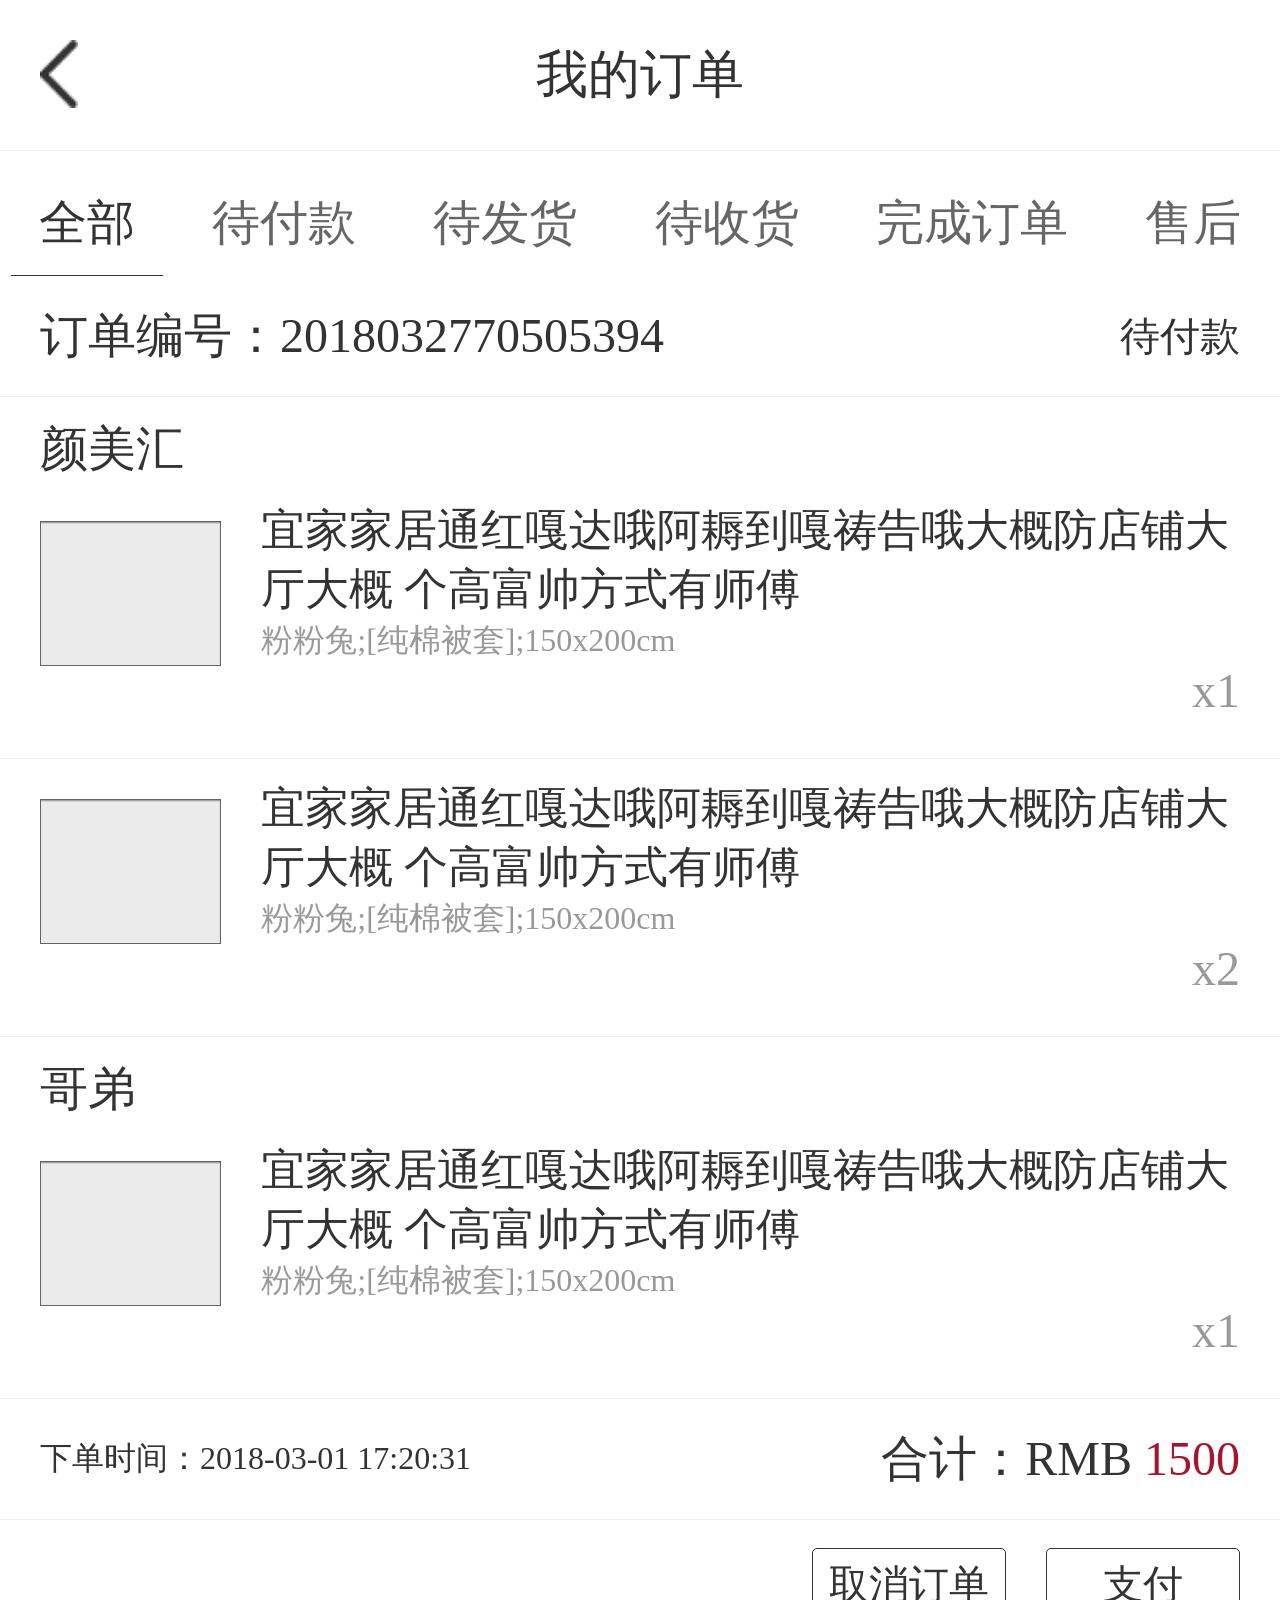
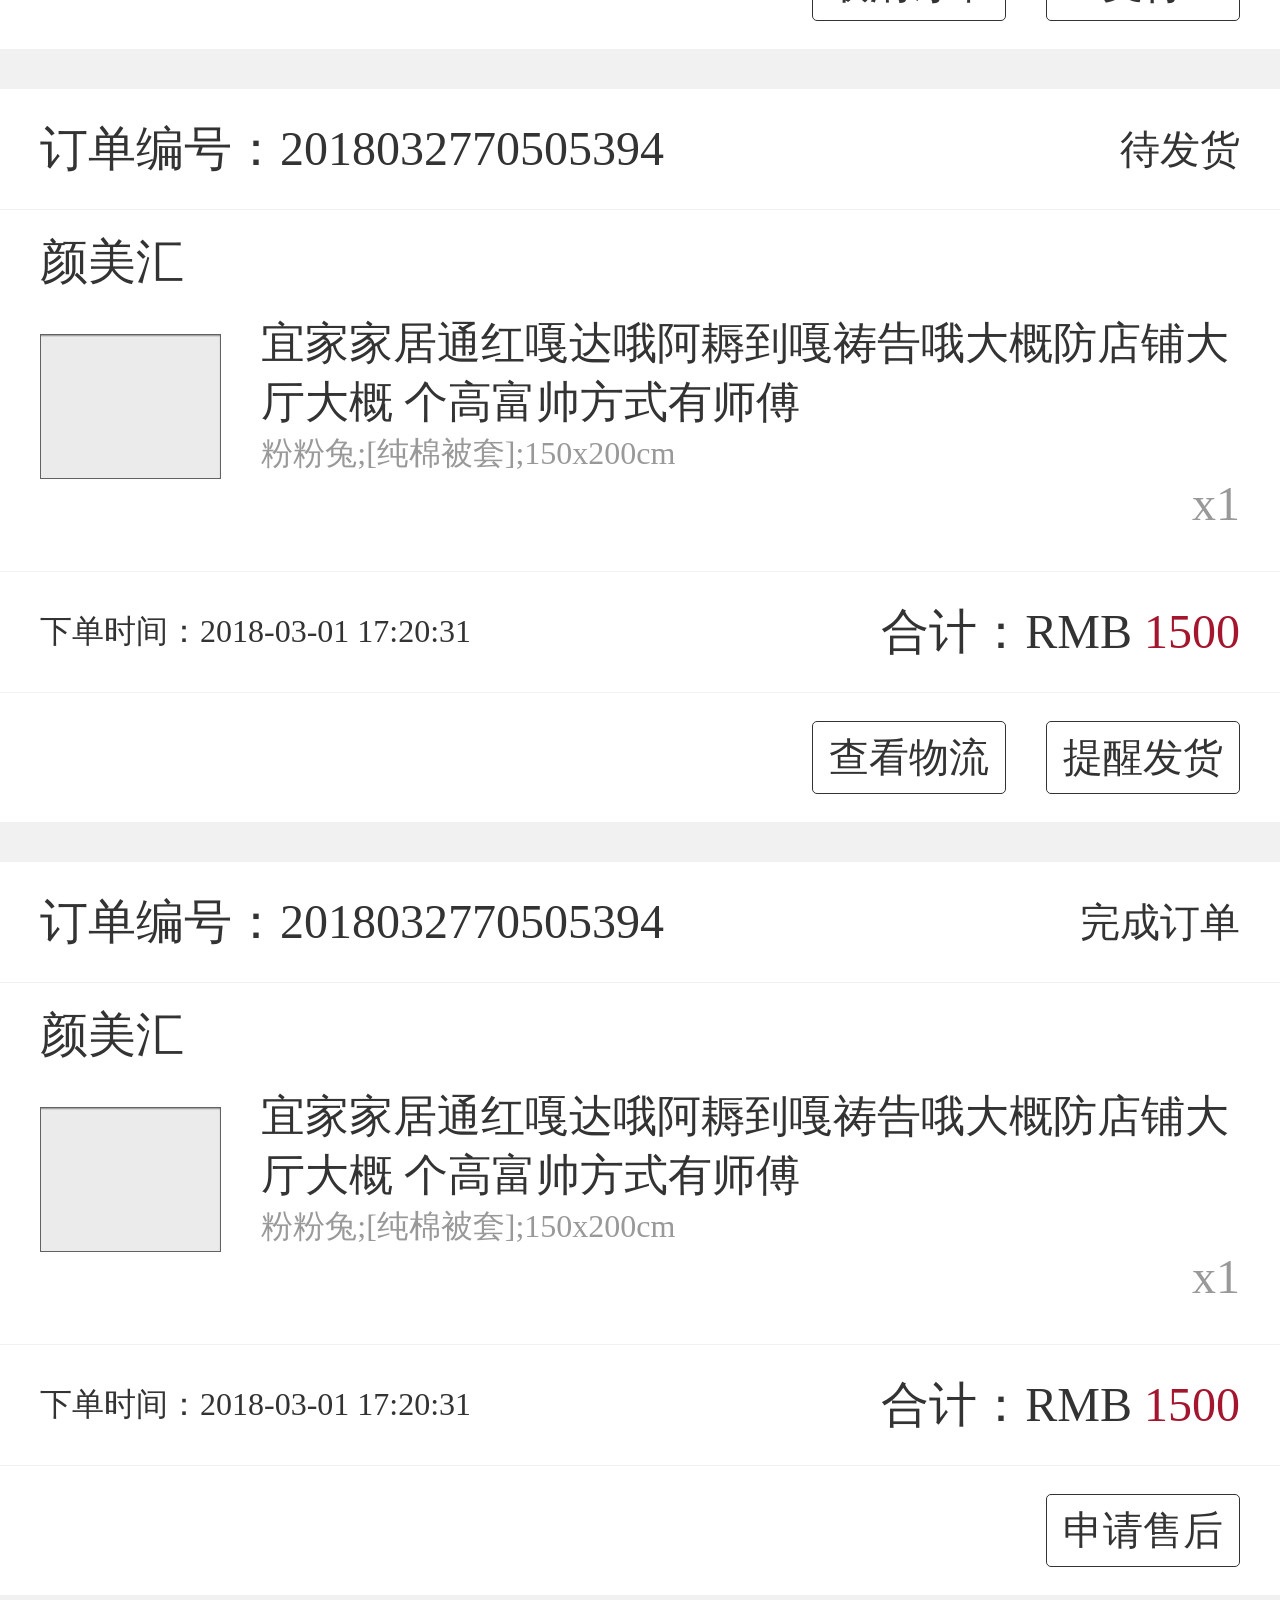
<file: 05-jq购物车(tab切换,swiper滑动)/my_order_all.html>
<!doctype html>
<html>
<head>
    <meta name="viewport" content="width=device-width, initial-scale=1.0, user-scalable=no, minimum-scale=1.0, maximum-scale=1.0" />
    <meta name="apple-mobile-web-app-capable" content="yes" />
    <meta name="apple-mobile-web-app-status-bar-style" content="black-translucent" />
    <meta http-equiv="Content-Type" content="text/html; charset=utf-8" />

    <meta content="telephone=no" name="format-detection" />
    <meta content="email=no" name="format-detection" />
<title>尚佳网络</title>
<link rel="stylesheet" href="css/public.min.css">
<link rel="stylesheet" href="plug/swiper/swiper.css">
<link rel="stylesheet" href="css/reset.css">

<script type="text/javascript" src="js/jquery.min.js"></script>

</head>
<body>
	<!-- 顶部返回栏 start-->
	<div class="top_back_box">
		<a href="javascript:history.go(-1)"><img src="images/back.png" alt=""></a> <span>我的订单</span>
	</div>
	<!-- 顶部返回栏 end-->
	
	<div class="my_order_nav">
		<a href="" class="on">全部</a>
		<a href="">待付款</a>
		<a href="" >待发货</a>
		<a href="">待收货</a>
		<a href="">完成订单</a>
		<a href="">售后</a>		
	</div>
	<div class="my_order_container">
		<p class="my_order_number">
			<span>订单编号：2018032770505394</span> <span>待付款</span>
		</p>
		<h3 class="title">颜美汇</h3>
		<div class="my_order_product">
			<ul >
				<li>
					<div class="my_order_product_pic"><img src="images/my_order_product_pic.jpg" alt=""></div>
					<div class="my_order_product_txt">
						<p class="p1">宜家家居通红嘎达哦阿耨到嘎祷告哦大概防店铺大厅大概 个高富帅方式有师傅</p>
						<p class="p2">粉粉兔;[纯棉被套];150x200cm</p>
						<p class="p3">x1</p>
					</div>
				</li>
				<li>
					<div class="my_order_product_pic"><img src="images/my_order_product_pic.jpg" alt=""></div>
					<div class="my_order_product_txt">
						<p class="p1">宜家家居通红嘎达哦阿耨到嘎祷告哦大概防店铺大厅大概 个高富帅方式有师傅</p>
						<p class="p2">粉粉兔;[纯棉被套];150x200cm</p>
						<p class="p3">x2</p>
					</div>
				</li>
			</ul>
		</div>
		<h3 class="title">哥弟</h3>
		<div class="my_order_product">
			<ul >
				<li>
					<div class="my_order_product_pic"><img src="images/my_order_product_pic.jpg" alt=""></div>
					<div class="my_order_product_txt">
						<p class="p1">宜家家居通红嘎达哦阿耨到嘎祷告哦大概防店铺大厅大概 个高富帅方式有师傅</p>
						<p class="p2">粉粉兔;[纯棉被套];150x200cm</p>
						<p class="p3">x1</p>
					</div>
				</li>
			</ul>
		</div>
		<div class="my_order_date_money">
			<span class="my_order_date">下单时间：2018-03-01 17:20:31</span> 
			<span class="my_order_money">合计：RMB <em>1500</em></span>
		</div>
		<div class="my_order_btn_box">
			<a class="my_order_btn" href="">取消订单</a>
			<a class="my_order_btn" href="">支付</a>
		</div>
	</div>

	<div class="my_order_container">
		<p class="my_order_number">
			<span>订单编号：2018032770505394</span> <span>待发货</span>
		</p>
		<h3 class="title">颜美汇</h3>
		<div class="my_order_product">
			<ul >
				<li>
					<div class="my_order_product_pic"><img src="images/my_order_product_pic.jpg" alt=""></div>
					<div class="my_order_product_txt">
						<p class="p1">宜家家居通红嘎达哦阿耨到嘎祷告哦大概防店铺大厅大概 个高富帅方式有师傅</p>
						<p class="p2">粉粉兔;[纯棉被套];150x200cm</p>
						<p class="p3">x1</p>
					</div>
				</li>
			</ul>
		</div>
		<div class="my_order_date_money">
			<span class="my_order_date">下单时间：2018-03-01 17:20:31</span> 
			<span class="my_order_money">合计：RMB <em>1500</em></span>
		</div>
		<div class="my_order_btn_box">
			<a class="my_order_btn" href="">查看物流</a>
			<a class="my_order_btn my_order_reminder_delivery" onclick="ReminderDelivery()">提醒发货</a>
		</div>
	</div>

	<div class="my_order_container">
		<p class="my_order_number">
			<span>订单编号：2018032770505394</span> <span>完成订单</span>
		</p>
		<h3 class="title">颜美汇</h3>
		<div class="my_order_product">
			<ul >
				<li>
					<div class="my_order_product_pic"><img src="images/my_order_product_pic.jpg" alt=""></div>
					<div class="my_order_product_txt">
						<p class="p1">宜家家居通红嘎达哦阿耨到嘎祷告哦大概防店铺大厅大概 个高富帅方式有师傅</p>
						<p class="p2">粉粉兔;[纯棉被套];150x200cm</p>
						<p class="p3">x1</p>
					</div>
				</li>
			</ul>
		</div>
		<div class="my_order_date_money">
			<span class="my_order_date">下单时间：2018-03-01 17:20:31</span> 
			<span class="my_order_money">合计：RMB <em>1500</em></span>
		</div>
		<div class="my_order_btn_box">
			<a class="my_order_btn" href="">申请售后</a>
		</div>
	</div>







<script type="text/javascript" src="js/jquery.min.js"></script>
<script type="text/javascript" src="js/public.min.js"></script>
<script type="text/javascript" src="plug/swiper/swiper.js"></script>
<script type="text/javascript" src="js/reset.js"></script>
</body>
</html>
</file>
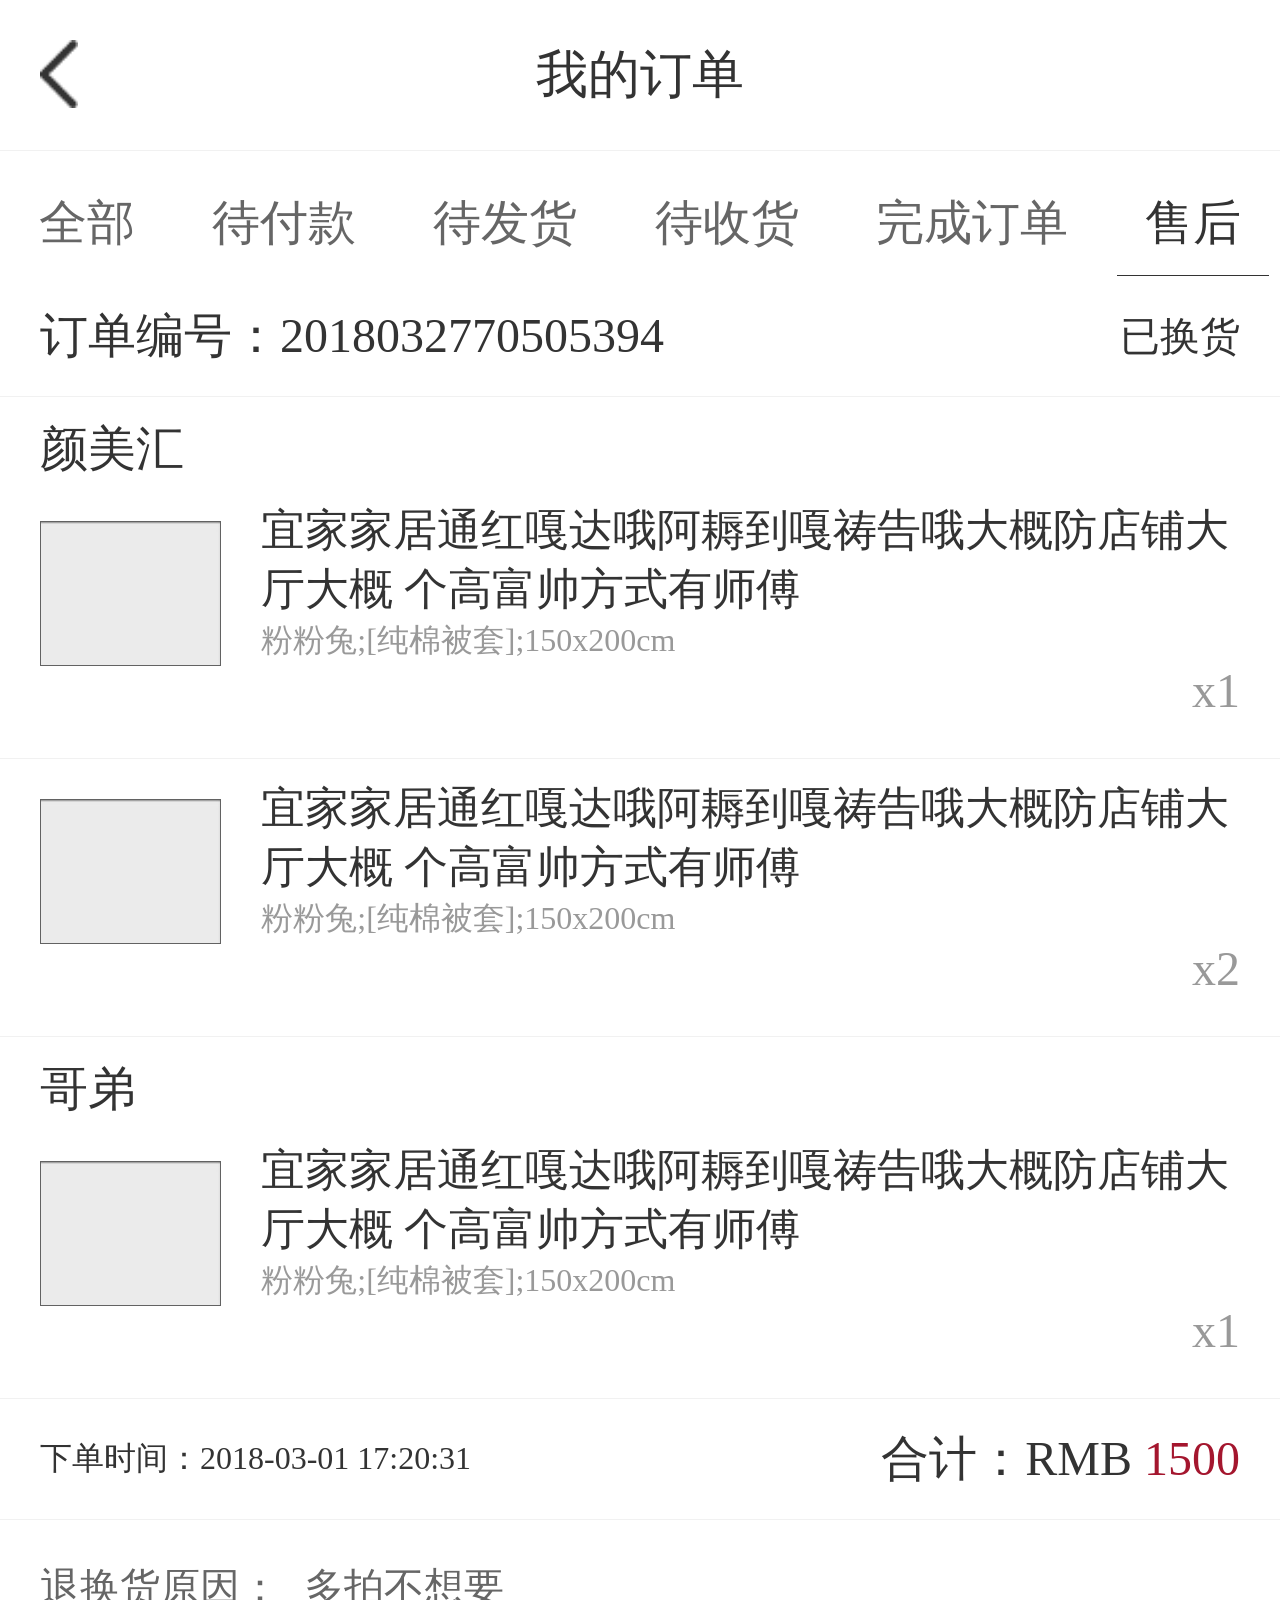
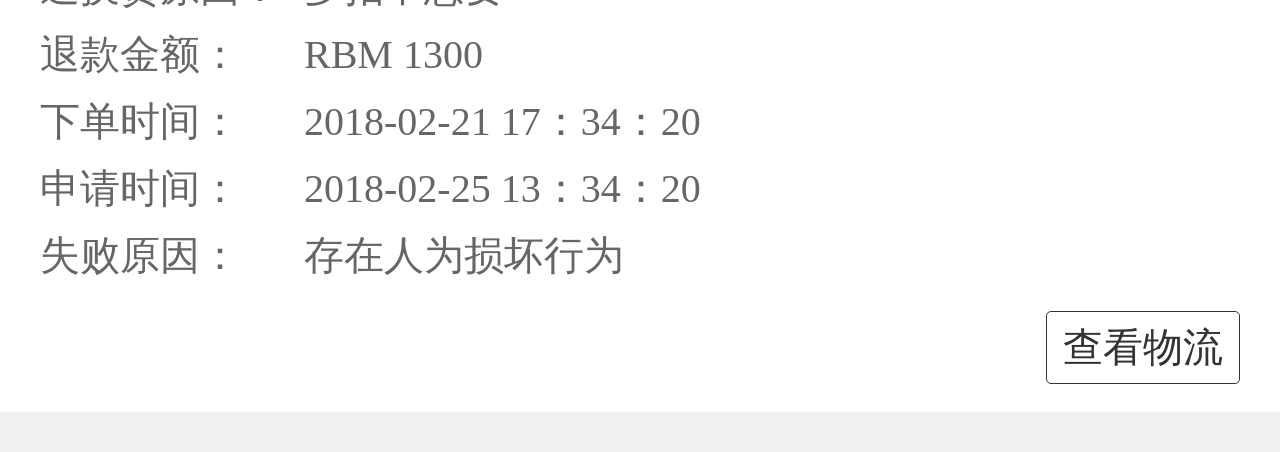
<file: 05-jq购物车(tab切换,swiper滑动)/my_order_customerService.html>
<!doctype html>
<html>
<head>
    <meta name="viewport" content="width=device-width, initial-scale=1.0, user-scalable=no, minimum-scale=1.0, maximum-scale=1.0" />
    <meta name="apple-mobile-web-app-capable" content="yes" />
    <meta name="apple-mobile-web-app-status-bar-style" content="black-translucent" />
    <meta http-equiv="Content-Type" content="text/html; charset=utf-8" />

    <meta content="telephone=no" name="format-detection" />
    <meta content="email=no" name="format-detection" />
<title>尚佳网络</title>
<link rel="stylesheet" href="css/public.min.css">
<link rel="stylesheet" href="plug/swiper/swiper.css">
<link rel="stylesheet" href="css/reset.css">

<script type="text/javascript" src="js/jquery.min.js"></script>

</head>
<body>
	<!-- 顶部返回栏 start-->
	<div class="top_back_box">
		<a href="javascript:history.go(-1)"><img src="images/back.png" alt=""></a> <span>我的订单</span>
	</div>
	<!-- 顶部返回栏 end-->
	
	<div class="my_order_nav">
		<a href="" >全部</a>
		<a href="" >待付款</a>
		<a href="" >待发货</a>
		<a href="" >待收货</a>
		<a href="" >完成订单</a>
		<a href="" class="on">售后</a>		
	</div>
	<div class="my_order_container">
		<p class="my_order_number">
			<span>订单编号：2018032770505394</span> <span>已换货</span>
		</p>
		<h3 class="title">颜美汇</h3>
		<div class="my_order_product">
			<ul >
				<li>
					<div class="my_order_product_pic"><img src="images/my_order_product_pic.jpg" alt=""></div>
					<div class="my_order_product_txt">
						<p class="p1">宜家家居通红嘎达哦阿耨到嘎祷告哦大概防店铺大厅大概 个高富帅方式有师傅</p>
						<p class="p2">粉粉兔;[纯棉被套];150x200cm</p>
						<p class="p3">x1</p>
					</div>
				</li>
				<li>
					<div class="my_order_product_pic"><img src="images/my_order_product_pic.jpg" alt=""></div>
					<div class="my_order_product_txt">
						<p class="p1">宜家家居通红嘎达哦阿耨到嘎祷告哦大概防店铺大厅大概 个高富帅方式有师傅</p>
						<p class="p2">粉粉兔;[纯棉被套];150x200cm</p>
						<p class="p3">x2</p>
					</div>
				</li>
			</ul>
		</div>
		<h3 class="title">哥弟</h3>
		<div class="my_order_product">
			<ul >
				<li>
					<div class="my_order_product_pic"><img src="images/my_order_product_pic.jpg" alt=""></div>
					<div class="my_order_product_txt">
						<p class="p1">宜家家居通红嘎达哦阿耨到嘎祷告哦大概防店铺大厅大概 个高富帅方式有师傅</p>
						<p class="p2">粉粉兔;[纯棉被套];150x200cm</p>
						<p class="p3">x1</p>
					</div>
				</li>
			</ul>
		</div>
		<div class="my_order_date_money">
			<span class="my_order_date">下单时间：2018-03-01 17:20:31</span> 
			<span class="my_order_money">合计：RMB <em>1500</em></span>
		</div>
		<div class="my_order_customerService_info">
			<p><span class='span_L'>退换货原因：</span><span>多拍不想要</span></p>
			<p><span class='span_L'>退款金额：</span><span>RBM 1300</span></p>
			<p><span class='span_L'>下单时间：</span><span>2018-02-21  17：34：20</span></p>
			<p><span class='span_L'>申请时间：</span><span>2018-02-25 13：34：20</span></p>
			<p><span class='span_L'>失败原因：</span><span>存在人为损坏行为</span></p>
		</div>
		<div class="my_order_btn_box">
			<a class="my_order_btn" href="">查看物流</a>
		</div>
	</div>

<script type="text/javascript" src="js/jquery.min.js"></script>
<script type="text/javascript" src="js/public.min.js"></script>
<script type="text/javascript" src="plug/swiper/swiper.js"></script>
<script type="text/javascript" src="js/reset.js"></script>
</body>
</html>
</file>
<file: 01-瀑布流效果/css/index.css>
*{margin: 0; padding: 0; border: 0;}
img{vertical-align: top;}

body, html{
    width: 100%;
    height: 100%;
}

#main{
    position: relative;
}

.box{
    padding: 15px 0 0 15px;
    /*background-color: red;*/
    float: left;
}

.pic{
    padding: 10px;
    border: 1px solid #ccc;
    border-radius: 5px;
    background-color: #fff;
}

.pic img{
    width: 165px;
}
</file>
<file: 02-H5省市县联动插件/css/ydui.css>
/*!
 * YDUI v1.0.0 (http://www.ydui.com)
 * Copyright 2011-2017 ydcss, Inc.
 * Licensed under MIT (https://github.com/ydcss/ydui/blob/master/LICENSE)
 */

@font-face { font-family: 'YDUI-INLAY'; src: url([data-uri]) format('truetype'); }
*, *:before, *:after { box-sizing: border-box; outline: none; }
html, body { height: 100%; }
body { background-color: #F5F5F5; font-size: 12px; -webkit-font-smoothing: antialiased; font-family: arial, sans-serif; }
body, h1, h2, h3, h4, h5, h6, hr, p, blockquote, dl, dt, dd, ul, ol, li, pre, form, fieldset, legend, button, input, textarea, th, td, iframe { margin: 0; padding: 0; }
img, article, aside, details, figcaption, figure, footer, header, menu, nav, section, summary, time, mark, audio, video { display: block; margin: 0; padding: 0; }
h1, h2, h3, h4, h5, h6 { font-size: 100%; }
fieldset, img { border: 0; }
address, caption, cite, dfn, em, th, var, i, em { font-style: normal; font-weight: normal; }
ol, ul { list-style: none; }
a { text-decoration: none; color: inherit; }
a:hover { text-decoration: none; }
a, label, button, input, select { -webkit-tap-highlight-color: rgba(0, 0, 0, 0); }
input, select, button { font: 100% tahoma, \5b8b\4f53, arial; vertical-align: baseline; border-radius: 0; background-color: transparent; -webkit-appearance: none; -moz-appearance: none; }
button::-moz-focus-inner, input[type="reset"]::-moz-focus-inner, input[type="button"]::-moz-focus-inner, input[type="submit"]::-moz-focus-inner, input[type="file"] > input[type="button"]::-moz-focus-inner {
 border: none;
}
input[type=checkbox], input[type=radio] { vertical-align: middle; }
input::-webkit-outer-spin-button, input::-webkit-inner-spin-button {
 -webkit-appearance: none !important;
 -moz-appearance: none !important;
 margin: 0;
}
input:-webkit-autofill {
 -webkit-box-shadow: 0 0 0 1000px white inset;
}
textarea { outline: none; border-radius: 0; -webkit-appearance: none; -moz-appearance: none; overflow: auto; resize: none; font: 100% tahoma, \5b8b\4f53, arial; }
table { border-collapse: collapse; border-spacing: 0; }
.g-view { margin: 0 auto; max-width: 750px; min-width: 320px; }
.g-view:before { content: ''; display: block; width: 100%; height: 0.9rem; }
.g-view:after { content: ''; display: block; width: 100%; height: 1.5rem; }
.g-flexview { height: 100%; display: -webkit-box; display: -webkit-flex; display: -ms-flexbox; display: flex; -webkit-box-orient: vertical; -webkit-box-direction: normal; -webkit-flex-direction: column; -ms-flex-direction: column; flex-direction: column; margin: 0 auto; max-width: 750px; min-width: 320px; }
.g-scrollview { width: 100%; height: 100%; -webkit-box-flex: 1; -webkit-flex: 1; -ms-flex: 1; flex: 1; overflow-y: auto; overflow-x: hidden; -webkit-overflow-scrolling: touch; position: relative; margin-bottom: -1px; }
.g-scrollview:after { content: ''; display: block; width: 100%; height: 0.5rem; }
.ios .g-scrollview { margin-top: 1px; }
.hairline .g-scrollview { margin-top: 0.5px; }
.g-fix-ios-overflow-scrolling-bug { -webkit-overflow-scrolling: auto; }
.mask-black-dialog { background-color: rgba(0, 0, 0, 0.4); position: fixed; z-index: 1500; bottom: 0; right: 0; left: 0; top: 0; display: -webkit-box; display: -webkit-flex; display: -ms-flexbox; display: flex; -webkit-box-pack: center; -webkit-justify-content: center; -ms-flex-pack: center; justify-content: center; -webkit-box-align: center; -webkit-align-items: center; -ms-flex-align: center; align-items: center; }
.mask-black { background-color: rgba(0, 0, 0, 0.4); position: fixed; z-index: 500; bottom: 0; right: 0; left: 0; top: 0; display: -webkit-box; display: -webkit-flex; display: -ms-flexbox; display: flex; -webkit-box-pack: center; -webkit-justify-content: center; -ms-flex-pack: center; justify-content: center; -webkit-box-align: center; -webkit-align-items: center; -ms-flex-align: center; align-items: center; }
.mask-white-dialog { background-color: rgba(0, 0, 0, 0); position: fixed; z-index: 1500; bottom: 0; right: 0; left: 0; top: 0; display: -webkit-box; display: -webkit-flex; display: -ms-flexbox; display: flex; -webkit-box-pack: center; -webkit-justify-content: center; -ms-flex-pack: center; justify-content: center; -webkit-box-align: center; -webkit-align-items: center; -ms-flex-align: center; align-items: center; }
.mask-white { background-color: rgba(0, 0, 0, 0); position: fixed; z-index: 500; bottom: 0; right: 0; left: 0; top: 0; display: -webkit-box; display: -webkit-flex; display: -ms-flexbox; display: flex; -webkit-box-pack: center; -webkit-justify-content: center; -ms-flex-pack: center; justify-content: center; -webkit-box-align: center; -webkit-align-items: center; -ms-flex-align: center; align-items: center; }
.m-cityselect { position: fixed; bottom: 0; left: 0; width: 100%; height: 75%; z-index: 1000; background-color: #fff; -webkit-transform: translate(0, 100%); transform: translate(0, 100%); -webkit-transition: -webkit-transform .3s; transition: -webkit-transform .3s; transition: transform .3s; transition: transform .3s, -webkit-transform .3s; }
.m-cityselect.brouce-in { -webkit-transform: translate(0, 0); transform: translate(0, 0); }
.cityselect-header { position: absolute; top: 0; left: 0; width: 100%; z-index: 1; }
.cityselect-header:after { content: ''; position: absolute; z-index: 0; bottom: 0; left: 0; width: 100%; height: 1px; border-bottom: 1px solid #D9D9D9; -webkit-transform: scaleY(0.5); transform: scaleY(0.5); -webkit-transform-origin: 0 100%; transform-origin: 0 100%; }
.cityselect-title { width: 100%; font-size: .3rem; text-align: center; height: 45px; line-height: 45px; position: relative; }
.cityselect-title:after { content: ''; position: absolute; z-index: 0; bottom: 0; left: 0; width: 100%; height: 1px; border-bottom: 1px solid #B2B2B2; -webkit-transform: scaleY(0.5); transform: scaleY(0.5); -webkit-transform-origin: 0 100%; transform-origin: 0 100%; }
.cityselect-nav { width: 100%; padding-left: .2rem; overflow: hidden; display: -webkit-box; display: -webkit-flex; display: -ms-flexbox; display: flex; }
.cityselect-nav > a { font-size: .26rem; color: #222; display: block; height: 40px; line-height: 46px; padding: 0 .2rem; position: relative; margin-right: .15rem; white-space: nowrap; overflow: hidden; text-overflow: ellipsis; max-width: 40%; }
.cityselect-nav > a.crt { color: #F23030; }
.cityselect-nav > a.crt:after { content: ''; width: 100%; height: 2px; background-color: #F23030; position: absolute; bottom: 0; left: 0; z-index: 2; }
.cityselect-content { height: 100%; padding-top: 85px; width: 100%; display: -webkit-box; display: -webkit-flex; display: -ms-flexbox; display: flex; }
.cityselect-content.cityselect-move-animate { -webkit-transition: -webkit-transform .3s; transition: -webkit-transform .3s; transition: transform .3s; transition: transform .3s, -webkit-transform .3s; }
.cityselect-content.cityselect-next { -webkit-transform: translate(-50%, 0); transform: translate(-50%, 0); }
.cityselect-content.cityselect-prev { -webkit-transform: translate(0, 0); transform: translate(0, 0); }
.cityselect-content > .cityselect-item { display: block; height: inherit; width: 50%; /* for old android */
-webkit-box-flex: 0; -webkit-flex: 0 0 50%; -ms-flex: 0 0 50%; flex: 0 0 50%; overflow-y: auto; -webkit-overflow-scrolling: touch; background-color: #FFF; }
.cityselect-content > .cityselect-item::-webkit-scrollbar {
 width: 0;
}
.cityselect-content > .cityselect-item:nth-child(2n) { background-color: #F5F5F5; }
.cityselect-item-box { width: 100%; height: inherit; display: block; padding: 0 .4rem; }
.cityselect-item-box > a { color: #333; font-size: .26rem; height: 40px; line-height: 40px; overflow: hidden; display: -webkit-box; display: -webkit-flex; display: -ms-flexbox; display: flex; -webkit-box-align: center; -webkit-align-items: center; -ms-flex-align: center; align-items: center; width: 100%; position: relative; z-index: 1; }
.cityselect-item-box > a:before { content: ''; position: absolute; z-index: 0; bottom: 0; left: 0; width: 100%; height: 1px; border-bottom: 1px solid #D9D9D9; -webkit-transform: scaleY(0.5); transform: scaleY(0.5); -webkit-transform-origin: 0 100%; transform-origin: 0 100%; }
.cityselect-item-box > a:active { background: none;/* for firefox */
}
.cityselect-item-box > a span { -webkit-box-flex: 1; -webkit-flex: 1; -ms-flex: 1; flex: 1; display: block; }
.cityselect-item-box > a.crt { color: #F23030; }
.cityselect-item-box > a.crt:after { display: block; content: '\E600'; font-family: 'YDUI-INLAY'; }
</file>
<file: 02-H5省市县联动插件/css/demo.css>
.g-flexview { padding-top: 3rem; background: #fff; }
.demo-pagetitle { font-size: .68rem; color: #FF5E53; text-align: center; padding: .6rem 0 .4rem; }
.demo-detail-title { color: #888; font-size: .28rem; margin-bottom: .5rem; font-weight: normal; line-height: 0.42rem; text-align: center; }
.demo-loading { margin-bottom: 20px; }
.demo-loading li a { -webkit-box-align: center; -webkit-align-items: center; -ms-flex-align: center; align-items: center; -webkit-box-pack: center; -webkit-justify-content: center; -ms-flex-pack: center; justify-content: center; display: -webkit-box; display: -webkit-flex; display: -ms-flexbox; display: flex; overflow: hidden; width: 100%; height: 100%; }
.demo-loading li img { width: .6rem; height: .6rem; display: inline-block; }
.demo-tip { color: #B1B1B1; font-size: .24rem; padding: .2rem .24rem .4rem; line-height: 18px; font-family: \5fae\8f6f\96c5\9ed1; position: relative; }
.demo-tip:after { content: ''; position: absolute; bottom: .2rem; left: 0; width: 100%; border-bottom: 1px dashed #B2B2B2; -webkit-transform: scaleY(0.5); transform: scaleY(0.5); -webkit-transform-origin: 0 100%; transform-origin: 0 100%; }
.demo-tip i { margin-right: 3px; }
.demo-tip a { color: #5AA700; }
.demo-upload { overflow: hidden; }
.demo-upload li { width: 1rem; height: 1rem; float: left; margin-right: 0.2rem; }
.demo-upload li:last-child { margin-right: 0; }
.demo-upload-big { width: 2rem; height: 2rem; margin-top: 0.4rem; }
.demo-upload-rectangle { width: 4rem; height: 2rem; margin-top: 0.4rem; }
.demo-components { background-color: #FFF; padding: 10px; margin-bottom: 10px; }
.demo-upload { overflow: hidden; }
.demo-upload li { float: left; }
.demo-upload li img { width: 1rem; height: 1rem; margin-right: .2rem; }
.demo-pitch { margin-top: .5rem; }
.demo-small-pitch { margin-top: .35rem; }
.demo-progressbar { display: -webkit-box; display: -webkit-flex; display: -ms-flexbox; display: flex; -webkit-justify-content: space-around; -ms-flex-pack: distribute; justify-content: space-around; -webkit-box-align: center; -webkit-align-items: center; -ms-flex-align: center; align-items: center; padding: 0 .24rem; }
.demo-spinner { background-color: #FFF; padding: .24rem; font-size: 0; }
.demo-spinner-title { font-size: .26rem; color: #888; display: block; margin-bottom: .1rem; }
.demo-badege { padding: 0 .24rem .5rem .24rem; background-color: #FFF; }
.demo-badege .demo-badege-title { font-size: .26rem; padding-top: .5rem; padding-bottom: .15rem; color: #777; position: relative; }
.demo-badege .demo-badege-title:after { content: ''; position: absolute; z-index: 2; bottom: 0; left: 0; width: 100%; height: 1px; background-color: #D9D9D9; border-bottom: 1px solid #D9D9D9; -webkit-transform: scaleY(0.5); transform: scaleY(0.5); -webkit-transform-origin: 0 100%; transform-origin: 0 100%; }
.demo-badege .badge { margin-right: .1rem; }
.demo-icons [class^="icon-"]:before, .demo-icons [class*=" icon-"]:before { font-size: .6rem; color: #FF685D; }
.demo-progress-line { height: .15rem; width: 100%; }
.demo-progress-cricle { width: 2rem; height: 2rem; }
.nav-center .nav-title { font-family: \5fae\8f6f\96c5\9ed1; }
@font-face { font-family: 'demo-icons'; src: url('http://at.alicdn.com/t/font_1474965703_1820433.ttf') format('truetype'); }
[class^="demo-icons-"]:before, [class*=" demo-icons-"]:before { font-family: 'demo-icons'; font-size: .5rem; }
.demo-icons-weixin:before { content: '\e60b'; }
.demo-icons-me:before { content: '\e610'; }
.demo-icons-contact:before { content: '\e60c'; }
.demo-icons-discover:before { content: '\e611'; }
.demo-icons-phone:before { content: '\e60e'; }
.demo-icons-tel:before { content: '\e616'; }
.demo-icons-like:before { content: '\e60d'; }
.demo-icons-order:before { content: '\e60f'; }
.demo-icons-button:before { content: '\e602'; color: #FF685E; }
.demo-icons-sendcode:before { content: '\e60a'; color: #8B78E2; }
.demo-icons-dialog:before { content: '\e603'; color: #3CC51E; }
.demo-icons-keyboard:before { content: '\e613'; color: #FC746C; }
.demo-icons-cell:before { content: '\e600'; color: #FC746C; }
.demo-icons-tabs:before { content: '\e607'; color: #FF8D20; }
.demo-icons-list:before { content: '\e605'; color: #FF8D20; }
.demo-icons-actionsheet:before { content: '\e601'; color: #3CCD1C; }
.demo-icons-progressbar:before { content: '\e612'; color: #FF8D20; }
.demo-icons-icons:before { content: '\e604'; color: #8B78E2; }
.demo-icons-tabbar:before { content: '\e606'; color: #3CC51E; }
.demo-icons-badge:before { content: '\e608'; color: #EF4F4F; }
.demo-icons-grids:before { content: '\e609'; color: #8B78E2; }
.demo-icons-slider:before { content: '\e614'; color: #8B78E2; }
.demo-icons-spinner:before { content: '\e615'; color: #FF8D20; }
.demo-icons-cityselect:before { content: '\e617'; color: #FF685E; }
@font-face { font-family: 'demo-category-icons'; src: url('http://at.alicdn.com/t/font_1477296366_4593668.ttf') format('truetype'); }
[class^="demo-icons-category"]:before, [class*=" demo-icons-category"]:before { font-family: 'demo-category-icons'; font-size: .48rem; color: #5B5D5C; }
.demo-icons-category1:before { content: '\E604'; }
.demo-icons-category2:before { content: '\E602'; }
.demo-icons-category3:before { content: '\E605'; }
.demo-icons-category4:before { content: '\E603'; }
.demo-icons-category5:before { content: '\E607'; }
.demo-icons-category6:before { content: '\E600'; }
.demo-icons-category7:before { content: '\E606'; }
.demo-icons-category8:before { content: '\E601'; }
.cell-item { display: -webkit-box; display: -webkit-flex; display: -ms-flexbox; display: flex; position: relative; padding-left: 0.24rem; overflow: hidden; }
.cell-left { color: #333; font-size: 0.3rem; white-space: nowrap; display: -webkit-box; display: -webkit-flex; display: -ms-flexbox; display: flex; -webkit-box-align: center; -webkit-align-items: center; -ms-flex-align: center; align-items: center; }
.cell-right { -webkit-box-flex: 1; -webkit-flex: 1; -ms-flex: 1; flex: 1; width: 100%; min-height: 1rem; color: #525252; text-align: right; font-size: 0.26rem; padding-right: 0.24rem; display: -webkit-box; display: -webkit-flex; display: -ms-flexbox; display: flex; -webkit-box-align: center; -webkit-align-items: center; -ms-flex-align: center; align-items: center; -webkit-box-pack: end; -webkit-justify-content: flex-end; -ms-flex-pack: end; justify-content: flex-end; }
.cell-input { -webkit-box-flex: 1; -webkit-flex: 1; -ms-flex: 1; flex: 1; height: 1rem; border: none; font-size: 0.3rem; background: transparent; color: #555; display: -webkit-box; display: -webkit-flex; display: -ms-flexbox; display: flex; -webkit-box-pack: start; -webkit-justify-content: flex-start; -ms-flex-pack: start; justify-content: flex-start; text-align: left; }
.cell-arrow:after { margin-left: .05rem; margin-right: -0.08rem; display: block; font-family: 'YDUI-INLAY'; font-size: 0.34rem; color: #C9C9C9; content: '\e608'; }
.m-celltitle { padding: 0 0.24rem 0.1rem; font-size: 0.3rem; text-align: left; color: #888; position: relative; z-index: 1; }
</file>
<file: 09-城市级联/jquery-citys/style/common.css>
html{
	height:100%;
}
body{
	position: relative;
	min-height:100%;
	font-size:14px;
	font-family: Tahoma, Verdana,"Microsoft Yahei";
	color:#333;
}
a{
	text-decoration: none;
	color:#333;
}

.header{
	width: 960px;
	padding-top: 15px;
	margin: 0 auto;
	line-height: 30px;
	text-align: right;
}
.header a{
	margin: 0 5px;
}
.main{
	width:960px;
	margin: 50px auto 0;
}
.code{
	border:1px dashed #e2e2e2;
	padding:10px 5px;
	margin-bottom:25px;
}
pre {
	font-family: "Microsoft Yahei",Arial,Helvetica;
	white-space: pre-wrap; /*css-3*/ 
	white-space: -moz-pre-wrap; /*Mozilla,since1999*/ 
	white-space: -pre-wrap; /*Opera4-6*/ 
	white-space: -o-pre-wrap; /*Opera7*/ 
	word-wrap: break-word; /*InternetExplorer5.5+*/
}
.example{
	padding-top:40px;
	margin-bottom:90px;
}
.example .call{
	padding:18px 5px;
	background:#f0f5f8;
}
.example h2{
	padding-top:20px;
	margin-bottom:7px;
}
.example table {
	width:100%;
	table-layout:fixed;
	border-collapse: collapse;
	border-spacing: 0;
	border: 1px solid #cee1ee;
	border-left: 0;
}
.example thead {
	border-bottom: 1px solid #cee1ee;
	background-color: #e3eef8;
}
.example tr {
	line-height: 24px;
	font-size: 13px;
}
.example tr:nth-child(2n) {
	background-color: #f0f5f8;
}
.example tr th,.example tr td {
	border-left: 1px solid #cee1ee;
	word-break: break-all;
	word-wrap: break-word;
	padding:0 10px;
	font-weight: normal;
}
.example tr th {
	color: #555;
	padding-top: 2px;
	padding-bottom: 2px;
	text-align: left;
}
</file>
<file: 03-css3懒加载瀑布流/瀑布流/pull/finishing/css/find.css>
body{
	background: #f5f5f5;
	padding-bottom: 2rem;
}
.container{
	max-width: 64rem;
	margin: 0 auto;
	overflow-x: hidden;
}
.nav-container{
	width: 100%;
	background: white;
	padding-top: 2vh;
}
.nav-ul{
	padding-left:.5rem;
}
.nav-ul li{
	height: 2.5rem;
	width: auto !important;
	padding-bottom:1rem ;
}
.nav-ul .slide-a{
	color: #555;
	font-size: 1.2rem;
	padding: 0px 1.4rem .8rem 1.4rem;
}
.nav-ul .active-li a{
	color: #000;
	/*border-bottom: 2px solid #000;*/
}
.nav-ul .active-li {
	
	border-bottom: 2px solid #000;
}
/*瀑布流*/
.fall-box{
  width: 100%;
  margin: 5% 8px 0px 8px ;
}
.fall-box .item{
   width: calc((100% - 28px)/2);
   margin-bottom: 1.5rem;
}
/*.fall-box .item:nth-child(1n){
   padding: 3% 1.5% 3% 3%;
}
.fall-box .item:nth-child(2n){
   padding: 3% 3% 3% 1.5%;
}*/
.fall-box .section-p{
	 background: white;
	 padding-top: 1.5rem;
	 padding-left:5%;
}
.fall-box .item-img{
	width:100% ;
	display: block;
}
.item .title-p{
	color: #000;
	font-size: 1.2rem;
	margin-bottom: .5rem;
}
.item .name-p{
	color: #555;
	font-size: 1rem;
}
.item .price-p{
	margin-top: .8rem;
	color: #444;
	font-size: 1.2rem;
	padding-bottom: 2.2rem;
}
.more-a{
	display: block;
	text-align: center;
	margin-top: 8%;
}
.more-a img{
	width: 6%;
}
</file>
<file: 05-jq购物车(tab切换,swiper滑动)/plug/map/css/ydui.css>
/*!
 * YDUI v1.0.0 (http://www.ydui.com)
 * Copyright 2011-2017 ydcss, Inc.
 * Licensed under MIT (https://github.com/ydcss/ydui/blob/master/LICENSE)
 */

@font-face { font-family: 'YDUI-INLAY'; src: url([data-uri]) format('truetype'); }
*, *:before, *:after { box-sizing: border-box; outline: none; }
html, body { height: 100%; }
body { background-color: #F5F5F5; font-size: 12px; -webkit-font-smoothing: antialiased; font-family: arial, sans-serif; }
body, h1, h2, h3, h4, h5, h6, hr, p, blockquote, dl, dt, dd, ul, ol, li, pre, form, fieldset, legend, button, input, textarea, th, td, iframe { margin: 0; padding: 0; }
img, article, aside, details, figcaption, figure, footer, header, menu, nav, section, summary, time, mark, audio, video { display: block; margin: 0; padding: 0; }
h1, h2, h3, h4, h5, h6 { font-size: 100%; }
fieldset, img { border: 0; }
address, caption, cite, dfn, em, th, var, i, em { font-style: normal; font-weight: normal; }
ol, ul { list-style: none; }
a { text-decoration: none; color: inherit; }
a:hover { text-decoration: none; }
a, label, button, input, select { -webkit-tap-highlight-color: rgba(0, 0, 0, 0); }
input, select, button { font: 100% tahoma, \5b8b\4f53, arial; vertical-align: baseline; border-radius: 0; background-color: transparent; -webkit-appearance: none; -moz-appearance: none; }
button::-moz-focus-inner, input[type="reset"]::-moz-focus-inner, input[type="button"]::-moz-focus-inner, input[type="submit"]::-moz-focus-inner, input[type="file"] > input[type="button"]::-moz-focus-inner {
 border: none;
}
input[type=checkbox], input[type=radio] { vertical-align: middle; }
input::-webkit-outer-spin-button, input::-webkit-inner-spin-button {
 -webkit-appearance: none !important;
 -moz-appearance: none !important;
 margin: 0;
}
input:-webkit-autofill {
 -webkit-box-shadow: 0 0 0 1000px white inset;
}
textarea { outline: none; border-radius: 0; -webkit-appearance: none; -moz-appearance: none; overflow: auto; resize: none; font: 100% tahoma, \5b8b\4f53, arial; }
table { border-collapse: collapse; border-spacing: 0; }
.g-view { margin: 0 auto; max-width: 750px; min-width: 320px; }
.g-view:before { content: ''; display: block; width: 100%; height: 0.9rem; }
.g-view:after { content: ''; display: block; width: 100%; height: 1.5rem; }
.g-flexview { display: -webkit-box; display: -webkit-flex; display: -ms-flexbox; display: flex; -webkit-box-orient: vertical; -webkit-box-direction: normal; -webkit-flex-direction: column; -ms-flex-direction: column; flex-direction: column;max-width: 750px; min-width: 320px; }
.g-scrollview { width: 100%; height: 100%; -webkit-box-flex: 1; -webkit-flex: 1; -ms-flex: 1; flex: 1; overflow-y: auto; overflow-x: hidden; -webkit-overflow-scrolling: touch; position: relative; margin-bottom: -1px; }
.g-scrollview:after { content: ''; display: block; width: 100%; height: 0.5rem; }
.ios .g-scrollview { margin-top: 1px; }
.hairline .g-scrollview { margin-top: 0.5px; }
.g-fix-ios-overflow-scrolling-bug { -webkit-overflow-scrolling: auto; }
.mask-black-dialog { background-color: rgba(0, 0, 0, 0.4); position: fixed; z-index: 1500; bottom: 0; right: 0; left: 0; top: 0; display: -webkit-box; display: -webkit-flex; display: -ms-flexbox; display: flex; -webkit-box-pack: center; -webkit-justify-content: center; -ms-flex-pack: center; justify-content: center; -webkit-box-align: center; -webkit-align-items: center; -ms-flex-align: center; align-items: center; }
.mask-black { background-color: rgba(0, 0, 0, 0.4); position: fixed; z-index: 500; bottom: 0; right: 0; left: 0; top: 0; display: -webkit-box; display: -webkit-flex; display: -ms-flexbox; display: flex; -webkit-box-pack: center; -webkit-justify-content: center; -ms-flex-pack: center; justify-content: center; -webkit-box-align: center; -webkit-align-items: center; -ms-flex-align: center; align-items: center; }
.mask-white-dialog { background-color: rgba(0, 0, 0, 0); position: fixed; z-index: 1500; bottom: 0; right: 0; left: 0; top: 0; display: -webkit-box; display: -webkit-flex; display: -ms-flexbox; display: flex; -webkit-box-pack: center; -webkit-justify-content: center; -ms-flex-pack: center; justify-content: center; -webkit-box-align: center; -webkit-align-items: center; -ms-flex-align: center; align-items: center; }
.mask-white { background-color: rgba(0, 0, 0, 0); position: fixed; z-index: 500; bottom: 0; right: 0; left: 0; top: 0; display: -webkit-box; display: -webkit-flex; display: -ms-flexbox; display: flex; -webkit-box-pack: center; -webkit-justify-content: center; -ms-flex-pack: center; justify-content: center; -webkit-box-align: center; -webkit-align-items: center; -ms-flex-align: center; align-items: center; }
.m-cityselect { position: fixed; bottom: 0; left: 0; width: 100%; height: 75%; z-index: 1000; background-color: #fff; -webkit-transform: translate(0, 100%); transform: translate(0, 100%); -webkit-transition: -webkit-transform .3s; transition: -webkit-transform .3s; transition: transform .3s; transition: transform .3s, -webkit-transform .3s; }
.m-cityselect.brouce-in { -webkit-transform: translate(0, 0); transform: translate(0, 0); }
.cityselect-header { position: absolute; top: 0; left: 0; width: 100%; z-index: 1; }
.cityselect-header:after { content: ''; position: absolute; z-index: 0; bottom: 0; left: 0; width: 100%; height: 1px; border-bottom: 1px solid #D9D9D9; -webkit-transform: scaleY(0.5); transform: scaleY(0.5); -webkit-transform-origin: 0 100%; transform-origin: 0 100%; }
.cityselect-title { width: 100%; font-size: 1.2rem; text-align: center; height: 45px; line-height: 45px; position: relative; }
.cityselect-title:after { content: ''; position: absolute; z-index: 0; bottom: 0; left: 0; width: 100%; height: 1px; border-bottom: 1px solid #B2B2B2; -webkit-transform: scaleY(0.5); transform: scaleY(0.5); -webkit-transform-origin: 0 100%; transform-origin: 0 100%; }
.cityselect-nav { width: 100%; padding-left: .2rem; overflow: hidden; display: -webkit-box; display: -webkit-flex; display: -ms-flexbox; display: flex; }
.cityselect-nav > a { font-size: 1.2rem; color: #222; display: block; height: 40px; line-height: 46px; padding: 0 .2rem; position: relative; margin-right: .15rem; white-space: nowrap; overflow: hidden; text-overflow: ellipsis; max-width: 40%; }
.cityselect-nav > a.crt { color: #F23030; }
.cityselect-nav > a.crt:after { content: ''; width: 100%; height: 2px; background-color: #F23030; position: absolute; bottom: 0; left: 0; z-index: 2; }
.cityselect-content { height: 100%; padding-top: 85px; width: 100%; display: -webkit-box; display: -webkit-flex; display: -ms-flexbox; display: flex; }
.cityselect-content.cityselect-move-animate { -webkit-transition: -webkit-transform .3s; transition: -webkit-transform .3s; transition: transform .3s; transition: transform .3s, -webkit-transform .3s; }
.cityselect-content.cityselect-next { -webkit-transform: translate(-50%, 0); transform: translate(-50%, 0); }
.cityselect-content.cityselect-prev { -webkit-transform: translate(0, 0); transform: translate(0, 0); }
.cityselect-content > .cityselect-item { display: block; height: inherit; width: 50%; /* for old android */
-webkit-box-flex: 0; -webkit-flex: 0 0 50%; -ms-flex: 0 0 50%; flex: 0 0 50%; overflow-y: auto; -webkit-overflow-scrolling: touch; background-color: #FFF; }
.cityselect-content > .cityselect-item::-webkit-scrollbar {
 width: 0;
}
.cityselect-content > .cityselect-item:nth-child(2n) { background-color: #F5F5F5; }
.cityselect-item-box { width: 100%; height: inherit; display: block; padding: 0 .4rem; }
.cityselect-item-box > a { color: #333; font-size: .26rem; height: 40px; line-height: 40px; overflow: hidden; display: -webkit-box; display: -webkit-flex; display: -ms-flexbox; display: flex; -webkit-box-align: center; -webkit-align-items: center; -ms-flex-align: center; align-items: center; width: 100%; position: relative; z-index: 1; }
.cityselect-item-box > a:before { content: ''; position: absolute; z-index: 0; bottom: 0; left: 0; width: 100%; height: 1px; border-bottom: 1px solid #D9D9D9; -webkit-transform: scaleY(0.5); transform: scaleY(0.5); -webkit-transform-origin: 0 100%; transform-origin: 0 100%; }
.cityselect-item-box > a:active { background: none;/* for firefox */
}
.cityselect-item-box > a span { -webkit-box-flex: 1; -webkit-flex: 1; -ms-flex: 1; flex: 1; display: block;font-size: 1.2rem }
.cityselect-item-box > a.crt { color: #F23030; }
.cityselect-item-box > a.crt:after { display: block; content: '\E600'; font-family: 'YDUI-INLAY'; }
</file>
<file: 05-jq购物车(tab切换,swiper滑动)/plug/map/css/demo.css>
.g-flexview { padding-top: 3rem; background: #fff; }
.demo-pagetitle { font-size: .68rem; color: #FF5E53; text-align: center; padding: .6rem 0 .4rem; }
.demo-detail-title { color: #888; font-size: .28rem; margin-bottom: .5rem; font-weight: normal; line-height: 0.42rem; text-align: center; }
.demo-loading { margin-bottom: 20px; }
.demo-loading li a { -webkit-box-align: center; -webkit-align-items: center; -ms-flex-align: center; align-items: center; -webkit-box-pack: center; -webkit-justify-content: center; -ms-flex-pack: center; justify-content: center; display: -webkit-box; display: -webkit-flex; display: -ms-flexbox; display: flex; overflow: hidden; width: 100%; height: 100%; }
.demo-loading li img { width: .6rem; height: .6rem; display: inline-block; }
.demo-tip { color: #B1B1B1; font-size: .24rem; padding: .2rem .24rem .4rem; line-height: 18px; font-family: \5fae\8f6f\96c5\9ed1; position: relative; }
.demo-tip:after { content: ''; position: absolute; bottom: .2rem; left: 0; width: 100%; border-bottom: 1px dashed #B2B2B2; -webkit-transform: scaleY(0.5); transform: scaleY(0.5); -webkit-transform-origin: 0 100%; transform-origin: 0 100%; }
.demo-tip i { margin-right: 3px; }
.demo-tip a { color: #5AA700; }
.demo-upload { overflow: hidden; }
.demo-upload li { width: 1rem; height: 1rem; float: left; margin-right: 0.2rem; }
.demo-upload li:last-child { margin-right: 0; }
.demo-upload-big { width: 2rem; height: 2rem; margin-top: 0.4rem; }
.demo-upload-rectangle { width: 4rem; height: 2rem; margin-top: 0.4rem; }
.demo-components { background-color: #FFF; padding: 10px; margin-bottom: 10px; }
.demo-upload { overflow: hidden; }
.demo-upload li { float: left; }
.demo-upload li img { width: 1rem; height: 1rem; margin-right: .2rem; }
.demo-pitch { margin-top: .5rem; }
.demo-small-pitch { margin-top: .35rem; }
.demo-progressbar { display: -webkit-box; display: -webkit-flex; display: -ms-flexbox; display: flex; -webkit-justify-content: space-around; -ms-flex-pack: distribute; justify-content: space-around; -webkit-box-align: center; -webkit-align-items: center; -ms-flex-align: center; align-items: center; padding: 0 .24rem; }
.demo-spinner { background-color: #FFF; padding: .24rem; font-size: 0; }
.demo-spinner-title { font-size: .26rem; color: #888; display: block; margin-bottom: .1rem; }
.demo-badege { padding: 0 .24rem .5rem .24rem; background-color: #FFF; }
.demo-badege .demo-badege-title { font-size: .26rem; padding-top: .5rem; padding-bottom: .15rem; color: #777; position: relative; }
.demo-badege .demo-badege-title:after { content: ''; position: absolute; z-index: 2; bottom: 0; left: 0; width: 100%; height: 1px; background-color: #D9D9D9; border-bottom: 1px solid #D9D9D9; -webkit-transform: scaleY(0.5); transform: scaleY(0.5); -webkit-transform-origin: 0 100%; transform-origin: 0 100%; }
.demo-badege .badge { margin-right: .1rem; }
.demo-icons [class^="icon-"]:before, .demo-icons [class*=" icon-"]:before { font-size: .6rem; color: #FF685D; }
.demo-progress-line { height: .15rem; width: 100%; }
.demo-progress-cricle { width: 2rem; height: 2rem; }
.nav-center .nav-title { font-family: \5fae\8f6f\96c5\9ed1; }
@font-face { font-family: 'demo-icons'; src: url('http://at.alicdn.com/t/font_1474965703_1820433.ttf') format('truetype'); }
[class^="demo-icons-"]:before, [class*=" demo-icons-"]:before { font-family: 'demo-icons'; font-size: .5rem; }
.demo-icons-weixin:before { content: '\e60b'; }
.demo-icons-me:before { content: '\e610'; }
.demo-icons-contact:before { content: '\e60c'; }
.demo-icons-discover:before { content: '\e611'; }
.demo-icons-phone:before { content: '\e60e'; }
.demo-icons-tel:before { content: '\e616'; }
.demo-icons-like:before { content: '\e60d'; }
.demo-icons-order:before { content: '\e60f'; }
.demo-icons-button:before { content: '\e602'; color: #FF685E; }
.demo-icons-sendcode:before { content: '\e60a'; color: #8B78E2; }
.demo-icons-dialog:before { content: '\e603'; color: #3CC51E; }
.demo-icons-keyboard:before { content: '\e613'; color: #FC746C; }
.demo-icons-cell:before { content: '\e600'; color: #FC746C; }
.demo-icons-tabs:before { content: '\e607'; color: #FF8D20; }
.demo-icons-list:before { content: '\e605'; color: #FF8D20; }
.demo-icons-actionsheet:before { content: '\e601'; color: #3CCD1C; }
.demo-icons-progressbar:before { content: '\e612'; color: #FF8D20; }
.demo-icons-icons:before { content: '\e604'; color: #8B78E2; }
.demo-icons-tabbar:before { content: '\e606'; color: #3CC51E; }
.demo-icons-badge:before { content: '\e608'; color: #EF4F4F; }
.demo-icons-grids:before { content: '\e609'; color: #8B78E2; }
.demo-icons-slider:before { content: '\e614'; color: #8B78E2; }
.demo-icons-spinner:before { content: '\e615'; color: #FF8D20; }
.demo-icons-cityselect:before { content: '\e617'; color: #FF685E; }
@font-face { font-family: 'demo-category-icons'; src: url('http://at.alicdn.com/t/font_1477296366_4593668.ttf') format('truetype'); }
[class^="demo-icons-category"]:before, [class*=" demo-icons-category"]:before { font-family: 'demo-category-icons'; font-size: .48rem; color: #5B5D5C; }
.demo-icons-category1:before { content: '\E604'; }
.demo-icons-category2:before { content: '\E602'; }
.demo-icons-category3:before { content: '\E605'; }
.demo-icons-category4:before { content: '\E603'; }
.demo-icons-category5:before { content: '\E607'; }
.demo-icons-category6:before { content: '\E600'; }
.demo-icons-category7:before { content: '\E606'; }
.demo-icons-category8:before { content: '\E601'; }
.cell-item { display: -webkit-box; display: -webkit-flex; display: -ms-flexbox; display: flex; position: relative; padding-left: 0.24rem; overflow: hidden; }
.cell-left { color: #333; white-space: nowrap; display: -webkit-box; display: -webkit-flex; display: -ms-flexbox; display: flex; -webkit-box-align: center; -webkit-align-items: center; -ms-flex-align: center; align-items: center;height: 3rem;line-height: 3rem;font-size: 1.2rem;margin-left: 2rem}
.cell-right { -webkit-box-flex: 1; -webkit-flex: 1; -ms-flex: 1; flex: 1; width: 100%; min-height: 1rem; color: #525252; text-align: right; font-size: 0.26rem; padding-right: 0.24rem; display: -webkit-box; display: -webkit-flex; display: -ms-flexbox; display: flex; -webkit-box-align: center; -webkit-align-items: center; -ms-flex-align: center; align-items: center; -webkit-box-pack: end; -webkit-justify-content: flex-end; -ms-flex-pack: end; justify-content: flex-end; }
.cell-input { -webkit-box-flex: 1; -webkit-flex: 1; -ms-flex: 1; flex: 1;  border: none;  background: transparent; color: #555; display: -webkit-box; display: -webkit-flex; display: -ms-flexbox; display: flex; -webkit-box-pack: start; -webkit-justify-content: flex-start; -ms-flex-pack: start; justify-content: flex-start; text-align: left;height: 3rem;line-height: 3rem;font-size: 1.2rem;padding-left: 1.2rem; }
.cell-arrow:after {margin-left: .05rem;margin-right: 1.2rem;display: block;font-family: 'YDUI-INLAY';font-size: 1.5rem;color: #C9C9C9;content: '\e608'; }
.m-celltitle { padding: 0 0.24rem 0.1rem; font-size: 0.3rem; text-align: left; color: #888; position: relative; z-index: 1; }
</file>
<file: 05-jq购物车(tab切换,swiper滑动)/css/public.min.css>
/*公共样式*/
body,div,h1,h2,h3,h4,h5,h6,p,ul,li,ol,dl,dt,dd,a,img,textarea,input,span,button{margin:0;padding:0;list-style:none; border:0;}
img{display:block; border:none; width:100%;}
html, body { width: 100%; background:#f1f1f1; overflow-x:hidden;}
body{color:#333;font-size:1.2rem; font-family:"微软雅黑" ,"黑体","宋体"; }

h2,h1,h3,h4,h5,strong,b,i,em{font-weight: normal;font-size: 1.2rem;font-style: normal;}
input,textarea{font-family: 'font-family';border: none;outline: none;font-size:1.2rem;}
table{width:100%; border-collapse:collapse;border-spacing:0;}
* {-webkit-tap-highlight-color: rgba(255,0,0,0);}
/*a:link,a:visited{color:#333;text-decoration:none;}*/
a{text-decoration:none; color:#333;}

/*a:hover{color:#fff;text-decoration:none;}*/
.relative { position: relative;}
.absolute { position: absolute;}
.vhidden {/*隐藏还占据位置*/visibility: hidden;}
.hide{display:none;}

.max_wrap{max-width:640px; height:100%; position:absolute; left:0%; top:0%; right:0%;  margin:0 auto; }

.page{
	-webkit-box-sizing: content-box;
	-moz-box-sizing: content-box;
	box-sizing: content-box;
	position: relative;
	}
.swiper-container {
	width: 100%;
  	height:100%;

}
.swiper-slide {
	/* Center slide text vertically */
	display: -webkit-box;
	display: -ms-flexbox;
	display: -webkit-flex;
	display: flex;  
	-webkit-box-pack: center;
	-ms-flex-pack: center;
	/*-webkit-justify-content: center;
	justify-content: center;*/
	-webkit-box-align: center;
	-ms-flex-align: center;
	-webkit-align-items: center;
	/*align-items: center;*/
}

/*底部导航*/
.nav{position: fixed; left:0%; bottom: 0%; right: 0%; margin: 0 auto;  display: flex; flex-direction:row; text-align: center; justify-content:space-around; z-index: 10000; background:#fff;}
.nav a{position: relative; display: flex; flex-direction:column; width: 15%; align-items: center; padding: 5px 0; color:#929292; font-size: 1rem;}
.nav a.on{ color:#3e3e3e; }
.nav a.on img:nth-child(1){ display: none; }
.nav a img:nth-child(1){ display: black; }
.nav a.on img:nth-child(2){ display: block; }
.nav a img:nth-child(2){ display: none; }
.nav a img{ width: 60%;  }
.nav a em.index_cart_num{ position: absolute; left: 75%; top: 0px; border: 1px solid red; border-radius: 100rem; color: red; font-size: 1rem; padding:0 0.3rem; }

/*返回顶部*/
.Totop{position: fixed; right: 10px; bottom: 15%; width:10%; z-index: 1000; }

/*顶部返回栏*/
.top_back_box{position: relative;  text-align: center; padding: 1rem 0;  background: #fff; font-size: 1.3rem;}
.top_back_box a{ position: absolute; left: 0%; top:0%;  padding: 1rem; width: 3%; }

/*底部按钮*/
.page_bottom_btn{position: fixed; left: 0%; bottom: 0%; right: 0%; margin: 0 auto;  padding: 1rem 0; text-align: center; background: #333; color: #fff; }
</file>
<file: 09-城市级联/jquery-citys/style/cssreset-min.css>
/*
YUI 3.16.0 (build 76f0e08)
Copyright 2014 Yahoo! Inc. All rights reserved.
Licensed under the BSD License.
http://yuilibrary.com/license/
*/

html{color:#000;background:#FFF}body,div,dl,dt,dd,ul,ol,li,h1,h2,h3,h4,h5,h6,pre,code,form,fieldset,legend,input,textarea,p,blockquote,th,td{margin:0;padding:0}table{border-collapse:collapse;border-spacing:0}fieldset,img{border:0}address,caption,cite,code,dfn,em,strong,th,var{font-style:normal;font-weight:normal}ol,ul{list-style:none}caption,th{text-align:left}h1,h2,h3,h4,h5,h6{font-size:100%;font-weight:normal}q:before,q:after{content:''}abbr,acronym{border:0;font-variant:normal}sup{vertical-align:text-top}sub{vertical-align:text-bottom}input,textarea,select{font-family:inherit;font-size:inherit;font-weight:inherit;*font-size:100%}legend{color:#000}#yui3-css-stamp.cssreset{display:none}
</file>
